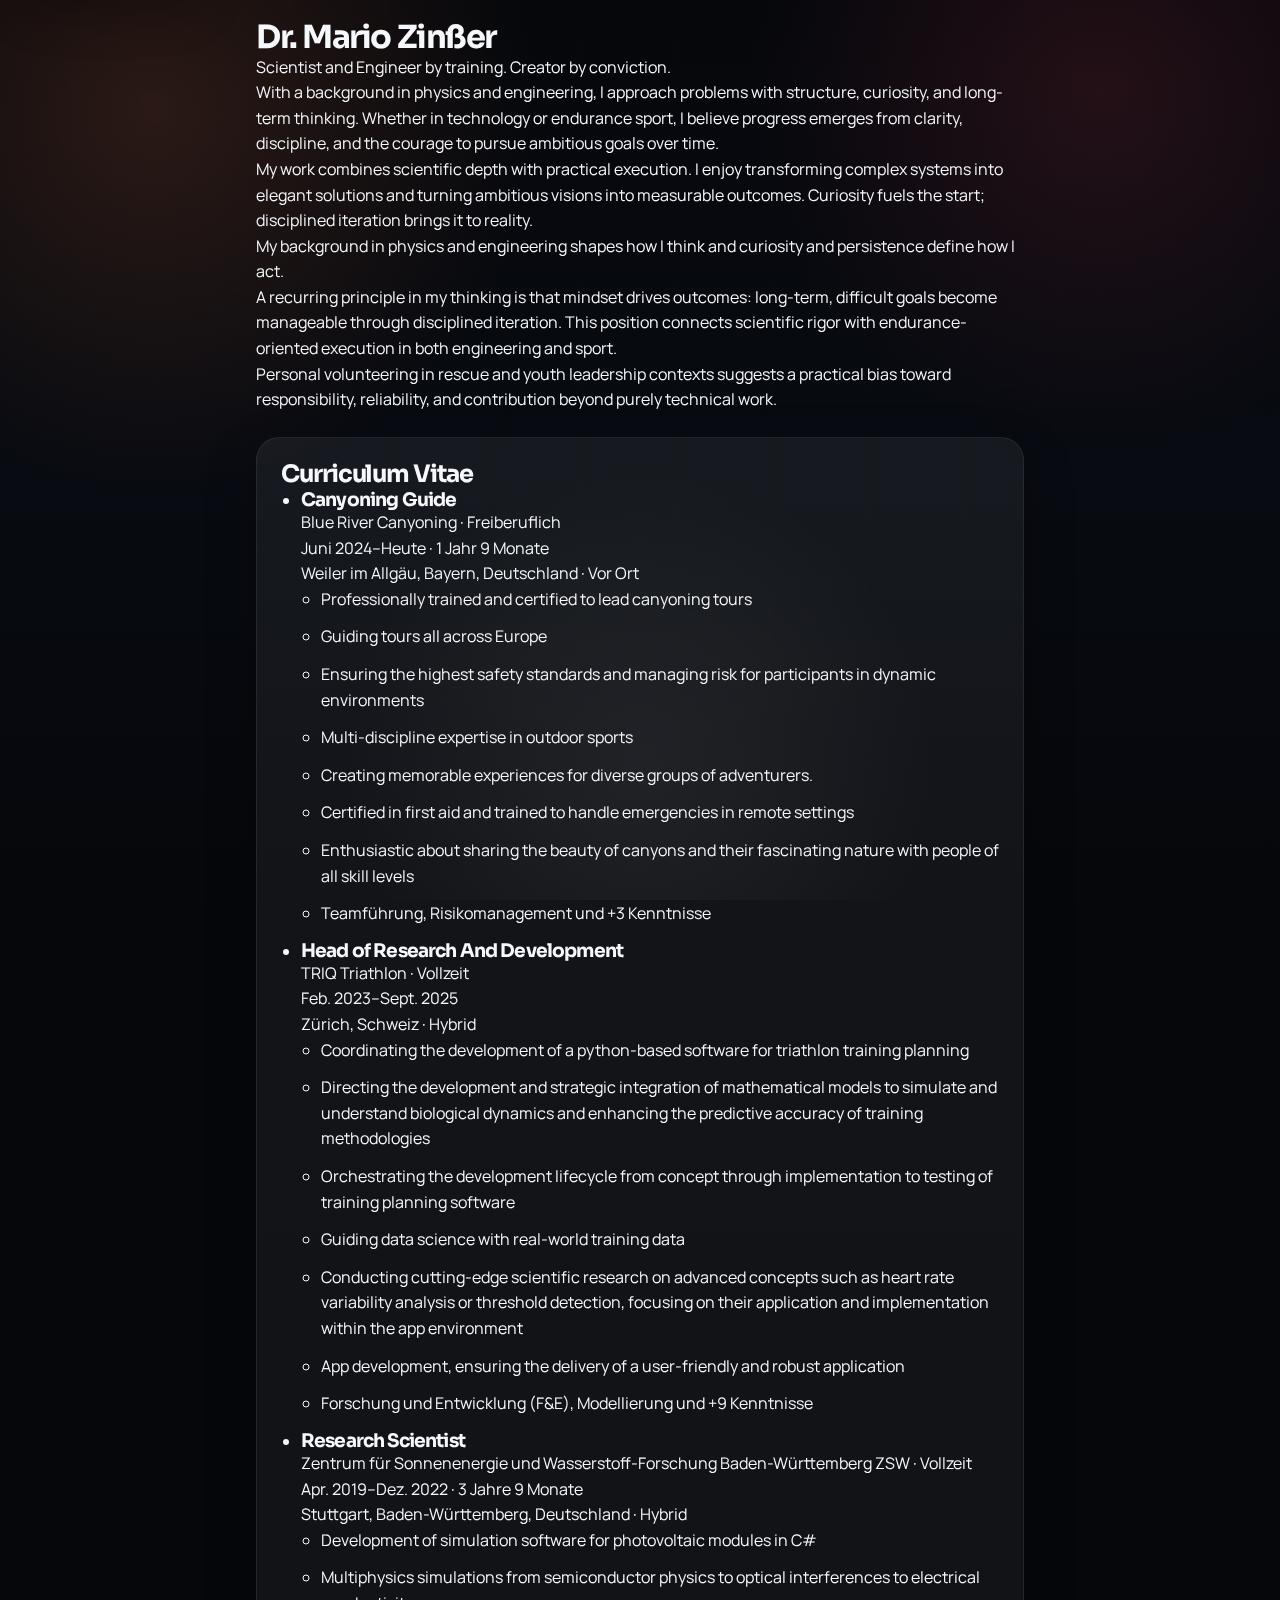
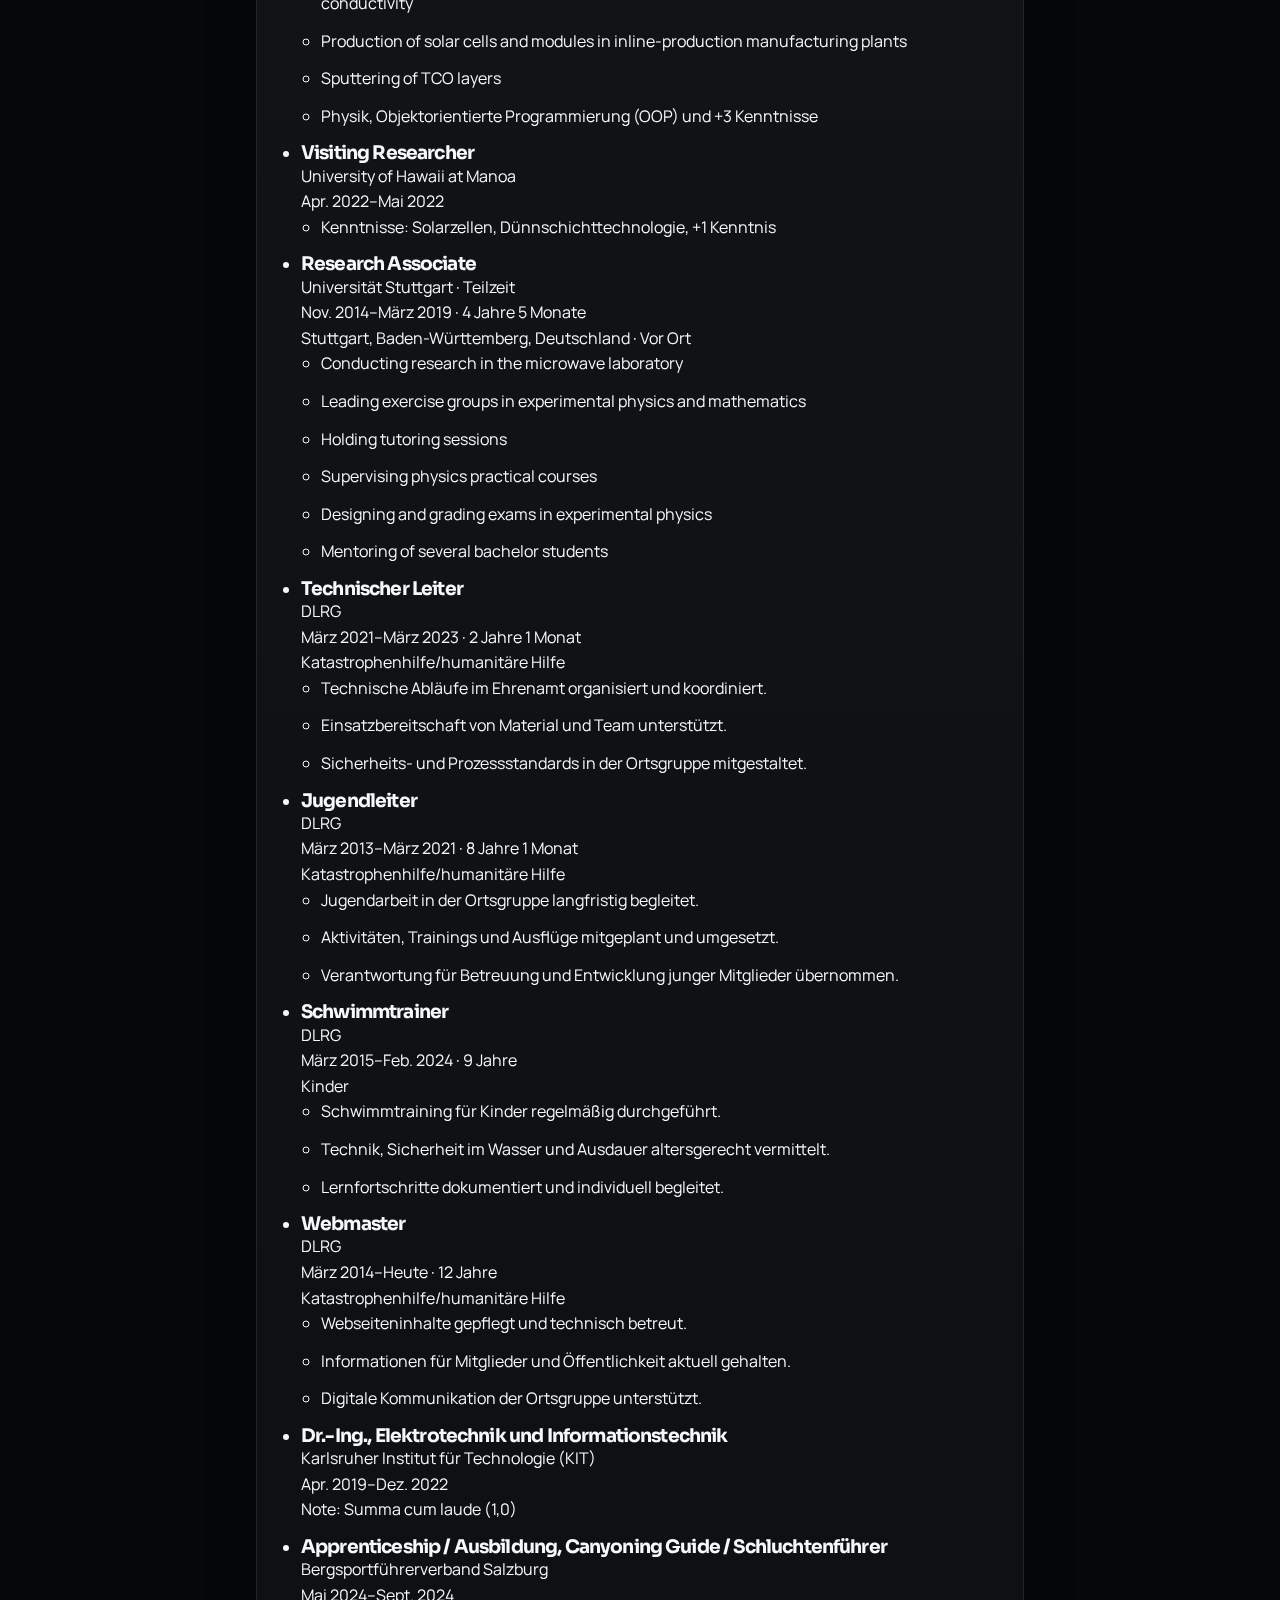
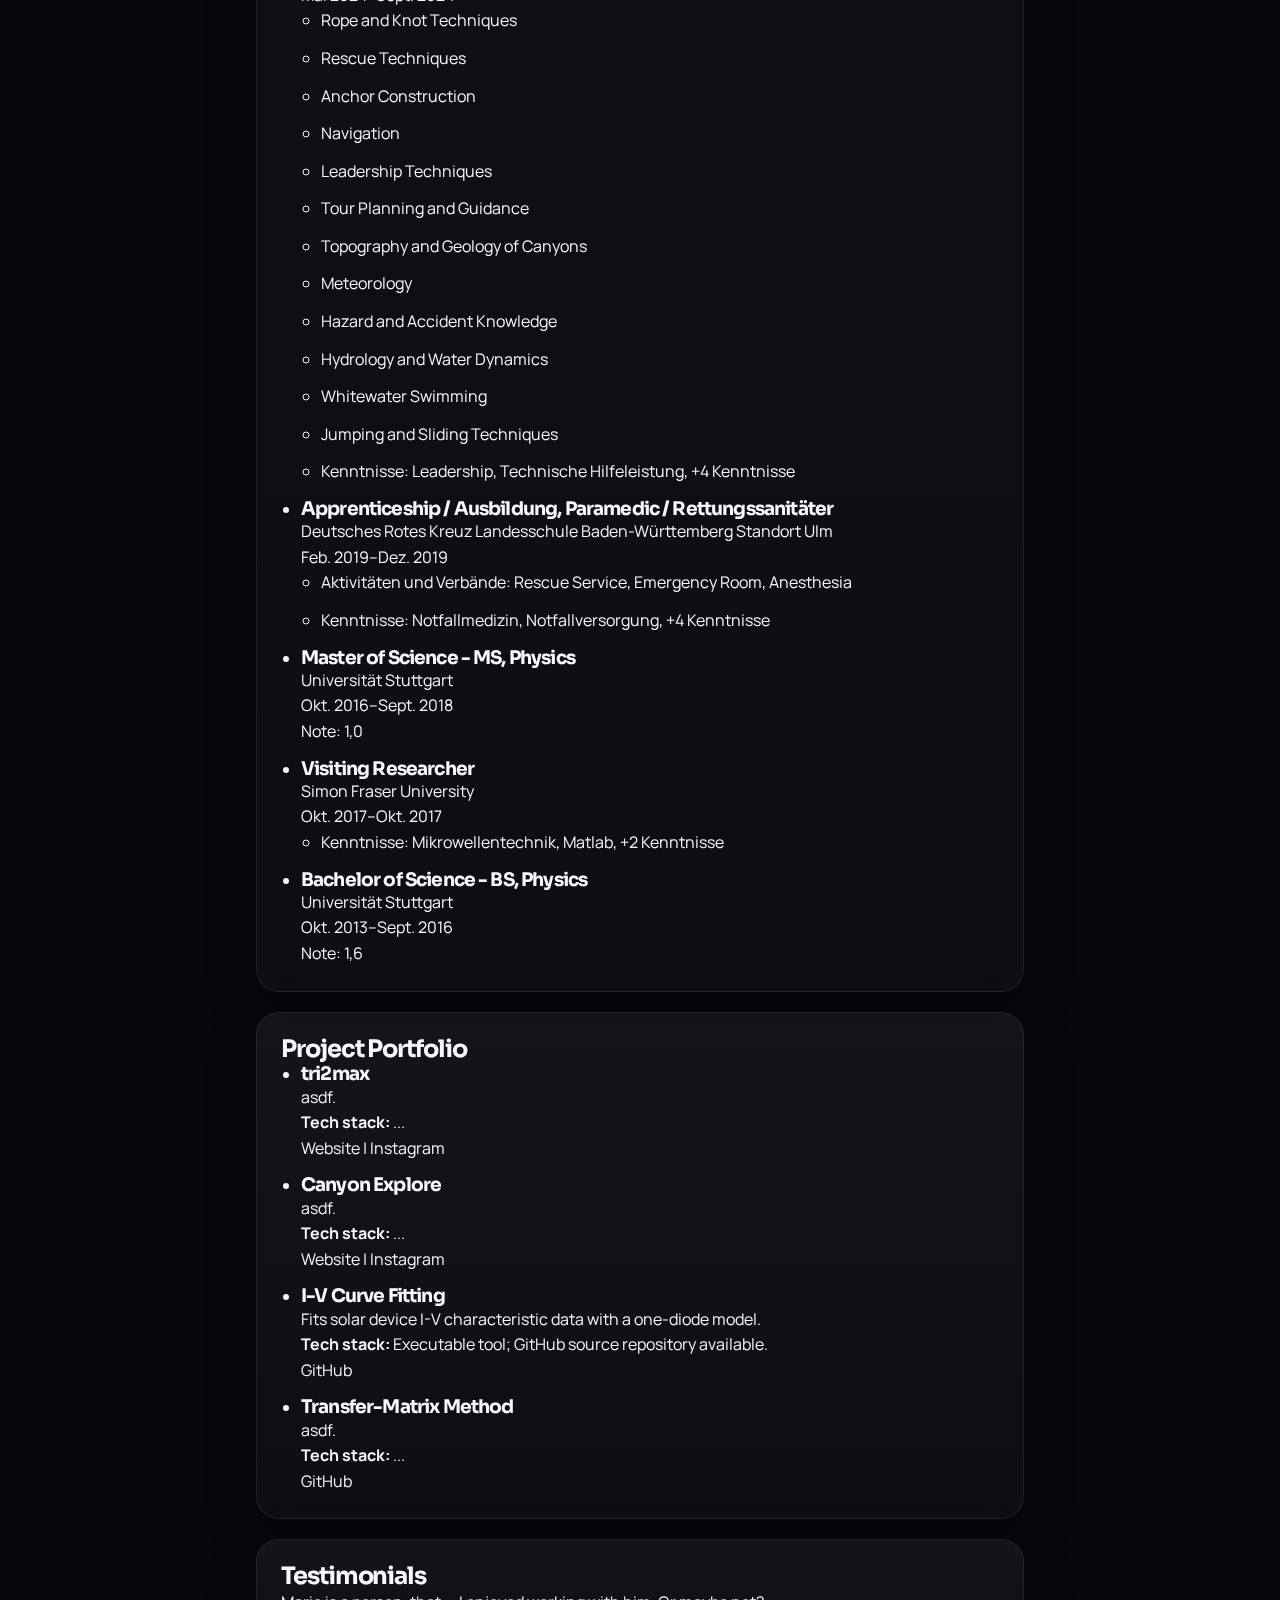
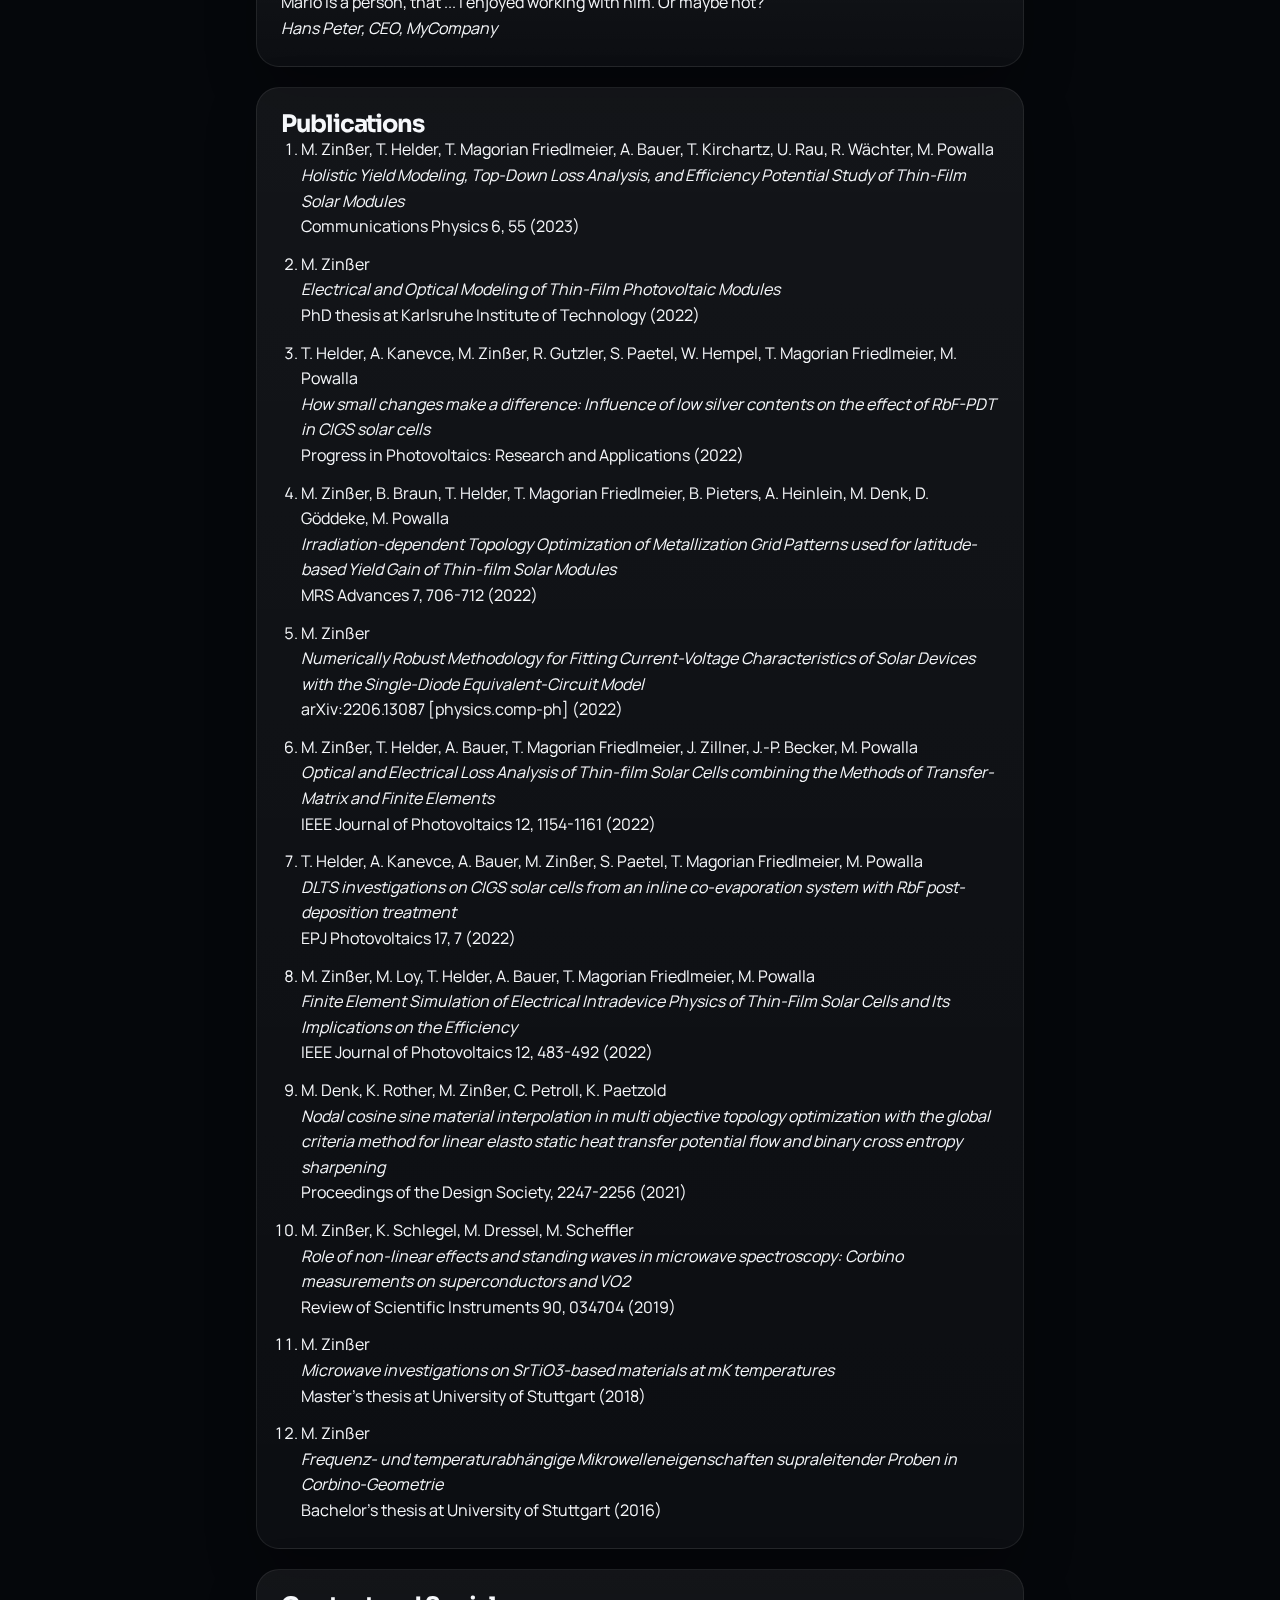
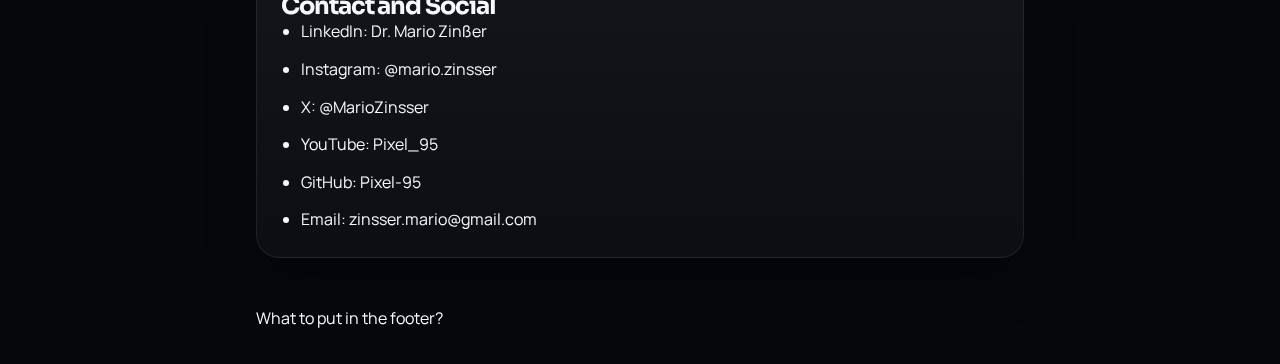
<file: index.html>
﻿<!doctype html>
<html lang="en">

<head>
	<meta charset="utf-8">
	<meta name="viewport" content="width=device-width, initial-scale=1">
	<title>Dr. Mario Zinßer (Dr. Mario Zinsser)</title>
	<meta name="description" content="Dr. Mario Zinßer">
	<link rel="canonical" href="https://mario-zinsser.com/">
	<meta property="og:title" content="Dr. Mario Zinßer (Dr. Mario Zinsser)">
	<meta property="og:description" content="Software Engineer at TRIQ with a physics and PV modeling background. CV, projects, publications, and contact for partners, companies, and investors.">
	<meta property="og:type" content="website">
	<meta property="og:url" content="https://mario-zinsser.com/">
	<meta name="twitter:card" content="summary">
	<meta name="twitter:title" content="Dr. Mario Zinßer (Dr. Mario Zinsser)">
	<meta name="twitter:description"
		content="Software Engineer at TRIQ. CV, project portfolio, publications, and contact.">
	<link rel="icon" type="image/png" href="favicon.png">
	<link rel="stylesheet" href="site.css">
	<script type="application/ld+json">
  {
    "@context": "https://schema.org",
    "@type": "Person",
    "name": "Dr. Mario Zinßer",
    "alternateName": ["Mario Zinsser", "Mario Zinßer", "Dr. Mario Zinsser"],
    "url": "https://mario-zinsser.com/",
    "jobTitle": "Software Engineer",
    "worksFor": {
      "@type": "Organization",
      "name": "TRIQ"
    },
    "alumniOf": [
      {
        "@type": "CollegeOrUniversity",
        "name": "Karlsruhe Institute of Technology (KIT)"
      },
      {
        "@type": "CollegeOrUniversity",
        "name": "University of Stuttgart"
      }
    ],
    "sameAs": [
      "https://www.linkedin.com/in/mario-zinsser/",
      "https://www.instagram.com/mario.zinsser/",
      "https://x.com/MarioZinsser",
      "https://github.com/Pixel-95",
	  "https://www.youtube.com/channel/UCUj9yOCZuelCOo4eMALc9Tw"
    ]
  }
  </script>
</head>

<body>
	<a href="#main" class="skip-link">Skip to main content</a>
	<header>
		<h1>Dr. Mario Zinßer</h1>
		<p>
			Scientist and Engineer by training. Creator by conviction.
		</p>
		<p>
			With a background in physics and engineering, I approach problems with structure, curiosity, and long-term
			thinking. Whether in technology or endurance sport, I believe progress emerges from clarity, discipline, and
			the courage to pursue ambitious goals over time.
		</p>
		<p>
			My work combines scientific depth with practical execution. I enjoy transforming complex systems into
			elegant solutions and turning ambitious visions into measurable outcomes. Curiosity fuels the start;
			disciplined iteration brings it to reality.
		</p>
		<p>
			My background in physics and engineering shapes how I think and curiosity and persistence define how I act.
		</p>
		<p>
			A recurring principle in my thinking is that mindset drives outcomes: long-term, difficult goals become
			manageable through disciplined iteration.
			This position connects scientific rigor with endurance-oriented execution in both engineering and sport.
		</p>
		<p>
			Personal volunteering in rescue and youth leadership contexts suggests a practical bias toward
			responsibility, reliability, and contribution beyond purely technical work.
		</p>
	</header>

	<main id="main">

		<section id="curriculum-vitae">
			<h2>Curriculum Vitae</h2>
			<ul>
				<li>
					<article>
						<h3>Canyoning Guide</h3>
						<p>Blue River Canyoning · Freiberuflich</p>
						<p>Juni 2024–Heute · 1 Jahr 9 Monate</p>
						<p>Weiler im Allgäu, Bayern, Deutschland · Vor Ort</p>
						<ul>
							<li>Professionally trained and certified to lead canyoning tours</li>
							<li>Guiding tours all across Europe</li>
							<li>Ensuring the highest safety standards and managing risk for participants in dynamic
								environments</li>
							<li>Multi-discipline expertise in outdoor sports</li>
							<li>Creating memorable experiences for diverse groups of adventurers.</li>
							<li>Certified in first aid and trained to handle emergencies in remote settings</li>
							<li>Enthusiastic about sharing the beauty of canyons and their fascinating nature with
								people of all skill levels</li>
							<li>Teamführung, Risikomanagement und +3 Kenntnisse</li>
						</ul>
					</article>
				</li>
				<li>
					<article>
						<h3>Head of Research And Development</h3>
						<p>TRIQ Triathlon · Vollzeit</p>
						<p>Feb. 2023–Sept. 2025</p>
						<p>Zürich, Schweiz · Hybrid</p>
						<ul>
							<li>Coordinating the development of a python-based software for triathlon training planning
							</li>
							<li>Directing the development and strategic integration of mathematical models to simulate
								and understand biological dynamics and enhancing the predictive accuracy of training
								methodologies</li>
							<li>Orchestrating the development lifecycle from concept through implementation to testing
								of training planning software</li>
							<li>Guiding data science with real-world training data</li>
							<li>Conducting cutting-edge scientific research on advanced concepts such as heart rate
								variability analysis or threshold detection, focusing on their application and
								implementation within the app environment</li>
							<li>App development, ensuring the delivery of a user-friendly and robust application</li>
							<li>Forschung und Entwicklung (F&amp;E), Modellierung und +9 Kenntnisse</li>
						</ul>
					</article>
				</li>
				<li>
					<article>
						<h3>Research Scientist</h3>
						<p>Zentrum für Sonnenenergie und Wasserstoff-Forschung Baden-Württemberg ZSW · Vollzeit</p>
						<p>Apr. 2019–Dez. 2022 · 3 Jahre 9 Monate</p>
						<p>Stuttgart, Baden-Württemberg, Deutschland · Hybrid</p>
						<ul>
							<li>Development of simulation software for photovoltaic modules in C#</li>
							<li>Multiphysics simulations from semiconductor physics to optical interferences to
								electrical conductivity</li>
							<li>Production of solar cells and modules in inline-production manufacturing plants</li>
							<li>Sputtering of TCO layers</li>
							<li>Physik, Objektorientierte Programmierung (OOP) und +3 Kenntnisse</li>
						</ul>
					</article>
				</li>
				<li>
					<article>
						<h3>Visiting Researcher</h3>
						<p>University of Hawaii at Manoa</p>
						<p>Apr. 2022–Mai 2022</p>
						<ul>
							<li>Kenntnisse: Solarzellen, Dünnschichttechnologie, +1 Kenntnis</li>
						</ul>
					</article>
				</li>
				<li>
					<article>
						<h3>Research Associate</h3>
						<p>Universität Stuttgart · Teilzeit</p>
						<p>Nov. 2014–März 2019 · 4 Jahre 5 Monate</p>
						<p>Stuttgart, Baden-Württemberg, Deutschland · Vor Ort</p>
						<ul>
							<li>Conducting research in the microwave laboratory</li>
							<li>Leading exercise groups in experimental physics and mathematics</li>
							<li>Holding tutoring sessions</li>
							<li>Supervising physics practical courses</li>
							<li>Designing and grading exams in experimental physics</li>
							<li>Mentoring of several bachelor students</li>
						</ul>
					</article>
				</li>
				<li>
					<article>
						<h3>Technischer Leiter</h3>
						<p>DLRG</p>
						<p>März 2021–März 2023 · 2 Jahre 1 Monat</p>
						<p>Katastrophenhilfe/humanitäre Hilfe</p>
						<ul>
							<li>Technische Abläufe im Ehrenamt organisiert und koordiniert.</li>
							<li>Einsatzbereitschaft von Material und Team unterstützt.</li>
							<li>Sicherheits- und Prozessstandards in der Ortsgruppe mitgestaltet.</li>
						</ul>
					</article>
				</li>
				<li>
					<article>
						<h3>Jugendleiter</h3>
						<p>DLRG</p>
						<p>März 2013–März 2021 · 8 Jahre 1 Monat</p>
						<p>Katastrophenhilfe/humanitäre Hilfe</p>
						<ul>
							<li>Jugendarbeit in der Ortsgruppe langfristig begleitet.</li>
							<li>Aktivitäten, Trainings und Ausflüge mitgeplant und umgesetzt.</li>
							<li>Verantwortung für Betreuung und Entwicklung junger Mitglieder übernommen.</li>
						</ul>
					</article>
				</li>
				<li>
					<article>
						<h3>Schwimmtrainer</h3>
						<p>DLRG</p>
						<p>März 2015–Feb. 2024 · 9 Jahre</p>
						<p>Kinder</p>
						<ul>
							<li>Schwimmtraining für Kinder regelmäßig durchgeführt.</li>
							<li>Technik, Sicherheit im Wasser und Ausdauer altersgerecht vermittelt.</li>
							<li>Lernfortschritte dokumentiert und individuell begleitet.</li>
						</ul>
					</article>
				</li>
				<li>
					<article>
						<h3>Webmaster</h3>
						<p>DLRG</p>
						<p>März 2014–Heute · 12 Jahre</p>
						<p>Katastrophenhilfe/humanitäre Hilfe</p>
						<ul>
							<li>Webseiteninhalte gepflegt und technisch betreut.</li>
							<li>Informationen für Mitglieder und Öffentlichkeit aktuell gehalten.</li>
							<li>Digitale Kommunikation der Ortsgruppe unterstützt.</li>
						</ul>
					</article>
				</li>
				<li>
					<article>
						<h3>Dr.-Ing., Elektrotechnik und Informationstechnik</h3>
						<p>Karlsruher Institut für Technologie (KIT)</p>
						<p>Apr. 2019–Dez. 2022</p>
						<p>Note: Summa cum laude (1,0)</p>
					</article>
				</li>
				<li>
					<article>
						<h3>Apprenticeship / Ausbildung, Canyoning Guide / Schluchtenführer</h3>
						<p>Bergsportführerverband Salzburg</p>
						<p>Mai 2024–Sept. 2024</p>
						<ul>
							<li>Rope and Knot Techniques</li>
							<li>Rescue Techniques</li>
							<li>Anchor Construction</li>
							<li>Navigation</li>
							<li>Leadership Techniques</li>
							<li>Tour Planning and Guidance</li>
							<li>Topography and Geology of Canyons</li>
							<li>Meteorology</li>
							<li>Hazard and Accident Knowledge</li>
							<li>Hydrology and Water Dynamics</li>
							<li>Whitewater Swimming</li>
							<li>Jumping and Sliding Techniques</li>
							<li>Kenntnisse: Leadership, Technische Hilfeleistung, +4 Kenntnisse</li>
						</ul>
					</article>
				</li>
				<li>
					<article>
						<h3>Apprenticeship / Ausbildung, Paramedic / Rettungssanitäter</h3>
						<p>Deutsches Rotes Kreuz Landesschule Baden-Württemberg Standort Ulm</p>
						<p>Feb. 2019–Dez. 2019</p>
						<ul>
							<li>Aktivitäten und Verbände: Rescue Service, Emergency Room, Anesthesia</li>
							<li>Kenntnisse: Notfallmedizin, Notfallversorgung, +4 Kenntnisse</li>
						</ul>
					</article>
				</li>
				<li>
					<article>
						<h3>Master of Science - MS, Physics</h3>
						<p>Universität Stuttgart</p>
						<p>Okt. 2016–Sept. 2018</p>
						<p>Note: 1,0</p>
					</article>
				</li>
				<li>
					<article>
						<h3>Visiting Researcher</h3>
						<p>Simon Fraser University</p>
						<p>Okt. 2017–Okt. 2017</p>
						<ul>
							<li>Kenntnisse: Mikrowellentechnik, Matlab, +2 Kenntnisse</li>
						</ul>
					</article>
				</li>
				<li>
					<article>
						<h3>Bachelor of Science - BS, Physics</h3>
						<p>Universität Stuttgart</p>
						<p>Okt. 2013–Sept. 2016</p>
						<p>Note: 1,6</p>
					</article>
				</li>
			</ul>
		</section>

		<section id="project-portfolio">
			<h2>Project Portfolio</h2>
			<ul>
				<li>
					<article>
						<h3>tri2max</h3>
						<p>asdf.</p>
						<p><strong>Tech stack:</strong> ...</p>
						<p>
							<a href="https://tri2max.app/">Website</a> |
							<a href="https://www.instagram.com/tri2max/">Instagram</a>
						</p>
					</article>
				</li>
				<li>
					<article>
						<h3>Canyon Explore</h3>
						<p>asdf.</p>
						<p><strong>Tech stack:</strong> ...</p>
						<p>
							<a href="https://canyon-explore.com/">Website</a> |
							<a href="https://www.instagram.com/canyon.explore/">Instagram</a>
						</p>
					</article>
				</li>
				<li>
					<article>
						<h3>I-V Curve Fitting</h3>
						<p>Fits solar device I-V characteristic data with a one-diode model.</p>
						<p><strong>Tech stack:</strong> Executable tool; GitHub source repository available.</p>
						<p>
							<a href="https://github.com/Pixel-95/SolarCell_DiodeModel_Fitting">GitHub</a>
						</p>
					</article>
				</li>
				<li>
					<article>
						<h3>Transfer-Matrix Method</h3>
						<p>asdf.</p>
						<p><strong>Tech stack:</strong> ...</p>
						<p>
							<a href="https://github.com/Pixel-95/TransferMatrix">GitHub</a>
						</p>
					</article>
				</li>
			</ul>
		</section>

		<section id="testimonials">
			<h2>Testimonials</h2>
			<blockquote>
				<p>Mario is a person, that ... I enjoyed working with him. Or maybe not?</p>
				<cite>Hans Peter, CEO, MyCompany</cite>
			</blockquote>
		</section>

		<section id="publications">
			<h2>Publications</h2>
			<ol>
				<li>M. Zinßer, T. Helder, T. Magorian Friedlmeier, A. Bauer, T. Kirchartz, U. Rau, R. Wächter, M.
					Powalla<br><em>Holistic Yield Modeling, Top-Down Loss Analysis, and Efficiency Potential Study of
						Thin-Film Solar Modules</em><br><a href="https://www.nature.com/articles/s42005-023-01164-6"
						target="_blank" rel="noopener noreferrer">Communications Physics 6, 55</a> (2023)</li>
				<li>M. Zinßer<br><em>Electrical and Optical Modeling of Thin-Film Photovoltaic Modules</em><br><a
						href="https://publikationen.bibliothek.kit.edu/1000154743" target="_blank"
						rel="noopener noreferrer">PhD thesis at Karlsruhe Institute of Technology</a> (2022)</li>
				<li>T. Helder, A. Kanevce, M. Zinßer, R. Gutzler, S. Paetel, W. Hempel, T. Magorian Friedlmeier, M.
					Powalla<br><em>How small changes make a difference: Influence of low silver contents on the effect
						of RbF-PDT in CIGS solar cells</em><br><a
						href="https://onlinelibrary.wiley.com/doi/abs/10.1002/pip.3628" target="_blank"
						rel="noopener noreferrer">Progress in Photovoltaics: Research and Applications</a> (2022)</li>
				<li>M. Zinßer, B. Braun, T. Helder, T. Magorian Friedlmeier, B. Pieters, A. Heinlein, M. Denk, D.
					Göddeke, M. Powalla<br><em>Irradiation-dependent Topology Optimization of Metallization Grid
						Patterns used for latitude-based Yield Gain of Thin-film Solar Modules</em><br><a
						href="https://link.springer.com/article/10.1557/s43580-022-00321-3" target="_blank"
						rel="noopener noreferrer">MRS Advances 7, 706-712</a> (2022)</li>
				<li>M. Zinßer<br><em>Numerically Robust Methodology for Fitting Current-Voltage Characteristics of Solar
						Devices with the Single-Diode Equivalent-Circuit Model</em><br><a
						href="https://arxiv.org/abs/2206.13087" target="_blank"
						rel="noopener noreferrer">arXiv:2206.13087 [physics.comp-ph]</a> (2022)</li>
				<li>M. Zinßer, T. Helder, A. Bauer, T. Magorian Friedlmeier, J. Zillner, J.-P. Becker, M.
					Powalla<br><em>Optical and Electrical Loss Analysis of Thin-film Solar Cells combining the Methods
						of Transfer-Matrix and Finite Elements</em><br><a
						href="https://ieeexplore.ieee.org/document/9839509" target="_blank"
						rel="noopener noreferrer">IEEE Journal of Photovoltaics 12, 1154-1161</a> (2022)</li>
				<li>T. Helder, A. Kanevce, A. Bauer, M. Zinßer, S. Paetel, T. Magorian Friedlmeier, M.
					Powalla<br><em>DLTS investigations on CIGS solar cells from an inline co-evaporation system with RbF
						post-deposition treatment</em><br><a
						href="https://epjpv.epj.org/articles/epjpv/abs/2022/01/pv210030/pv210030.html" target="_blank"
						rel="noopener noreferrer">EPJ Photovoltaics 17, 7</a> (2022)</li>
				<li>M. Zinßer, M. Loy, T. Helder, A. Bauer, T. Magorian Friedlmeier, M. Powalla<br><em>Finite Element
						Simulation of Electrical Intradevice Physics of Thin-Film Solar Cells and Its Implications on
						the Efficiency</em><br><a href="https://ieeexplore.ieee.org/abstract/document/9698847"
						target="_blank" rel="noopener noreferrer">IEEE Journal of Photovoltaics 12, 483-492</a> (2022)
				</li>
				<li>M. Denk, K. Rother, M. Zinßer, C. Petroll, K. Paetzold<br><em>Nodal cosine sine material
						interpolation in multi objective topology optimization with the global criteria method for
						linear elasto static heat transfer potential flow and binary cross entropy sharpening</em><br><a
						href="https://www.cambridge.org/core/journals/proceedings-of-the-design-society/article/[base64]/0EEC1A3841543C268A05BAA1665D4E39"
						target="_blank" rel="noopener noreferrer">Proceedings of the Design Society, 2247-2256</a>
					(2021)</li>
				<li>M. Zinßer, K. Schlegel, M. Dressel, M. Scheffler<br><em>Role of non-linear effects and standing
						waves in microwave spectroscopy: Corbino measurements on superconductors and VO2</em><br><a
						href="https://aip.scitation.org/doi/abs/10.1063/1.5063862" target="_blank"
						rel="noopener noreferrer">Review of Scientific Instruments 90, 034704</a> (2019)</li>
				<li>M. Zinßer<br><em>Microwave investigations on SrTiO3-based materials at mK temperatures</em><br><a
						href="https://elib.uni-stuttgart.de/handle/11682/10144" target="_blank"
						rel="noopener noreferrer">Master's thesis at University of Stuttgart</a> (2018)</li>
				<li>M. Zinßer<br><em>Frequenz- und temperaturabhängige Mikrowelleneigenschaften supraleitender Proben in
						Corbino-Geometrie</em><br><a href="https://elib.uni-stuttgart.de/handle/11682/9684"
						target="_blank" rel="noopener noreferrer">Bachelor's thesis at University of Stuttgart</a>
					(2016)</li>
			</ol>
		</section>

		<section id="contact-and-social">
			<h2>Contact and Social</h2>
			<ul>
				<li>LinkedIn: <a href="https://www.linkedin.com/in/mario-zinsser/" rel="me noopener noreferrer"
						target="_blank">Dr. Mario Zinßer</a></li>
				<li>Instagram: <a href="https://www.instagram.com/mario.zinsser/" rel="me noopener noreferrer"
						target="_blank">@mario.zinsser</a></li>
				<li>X: <a href="https://x.com/MarioZinsser" rel="me noopener noreferrer"
						target="_blank">@MarioZinsser</a></li>
				<li>YouTube: <a href="https://www.youtube.com/channel/UCUj9yOCZuelCOo4eMALc9Tw"
						rel="me noopener noreferrer" target="_blank">Pixel_95</a></li>
				<li>GitHub: <a href="https://github.com/Pixel-95" rel="me noopener noreferrer"
						target="_blank">Pixel-95</a></li>
				<li>Email: <a href="mailto:zinsser.mario@gmail.com" rel="me noopener noreferrer"
						target="_blank">zinsser.mario@gmail.com</a></li>
			</ul>
		</section>
	</main>

	<footer>
		<p>What to put in the footer?</p>
	</footer>

	<script src="site.js" defer></script>
</body>

</html>
</file>
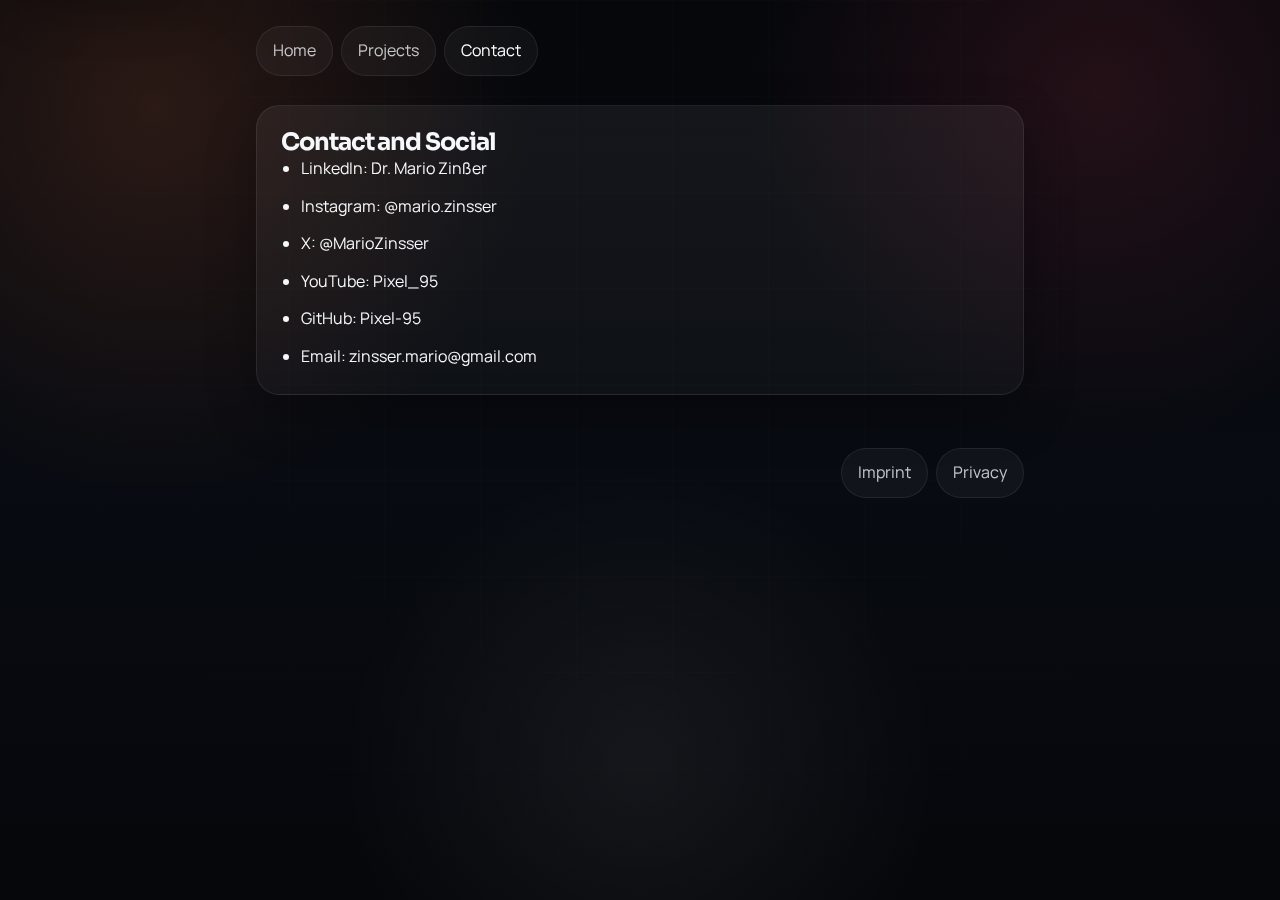
<file: contact/index.html>
<!doctype html>
<html lang="en">

<head>
	<meta charset="utf-8">
	<meta name="viewport" content="width=device-width, initial-scale=1">
	<title>Contact</title>
	<link rel="icon" type="image/png" href="../favicon.png">
	<link rel="stylesheet" href="../site.css">
</head>

<body>
	<a href="#main" class="skip-link">Skip to main content</a>
	<header>
		<nav class="site-nav" aria-label="Primary">
			<a href="../">Home</a>
			<a href="../projects/">Projects</a>
			<a href="./" aria-current="page">Contact</a>
		</nav>
	</header>

	<main id="main">
		
		<section id="contact-and-social">
			<h2>Contact and Social</h2>
			<ul>
				<li>LinkedIn: <a href="https://www.linkedin.com/in/mario-zinsser/" rel="me noopener noreferrer"
						target="_blank">Dr. Mario Zinßer</a></li>
				<li>Instagram: <a href="https://www.instagram.com/mario.zinsser/" rel="me noopener noreferrer"
						target="_blank">@mario.zinsser</a></li>
				<li>X: <a href="https://x.com/MarioZinsser" rel="me noopener noreferrer"
						target="_blank">@MarioZinsser</a></li>
				<li>YouTube: <a href="https://www.youtube.com/channel/UCUj9yOCZuelCOo4eMALc9Tw"
						rel="me noopener noreferrer" target="_blank">Pixel_95</a></li>
				<li>GitHub: <a href="https://github.com/Pixel-95" rel="me noopener noreferrer"
						target="_blank">Pixel-95</a></li>
				<li>Email: <a href="mailto:zinsser.mario@gmail.com" rel="me noopener noreferrer"
						target="_blank">zinsser.mario@gmail.com</a></li>
			</ul>
		</section>
	
	</main>

	<footer>
		<nav class="footer-nav" aria-label="Legal">
			<a href="../imprint/">Imprint</a>
			<a href="../privacy/">Privacy</a>
		</nav>
	</footer>

	<script src="../site.js" defer></script>
</body>

</html>
</file>
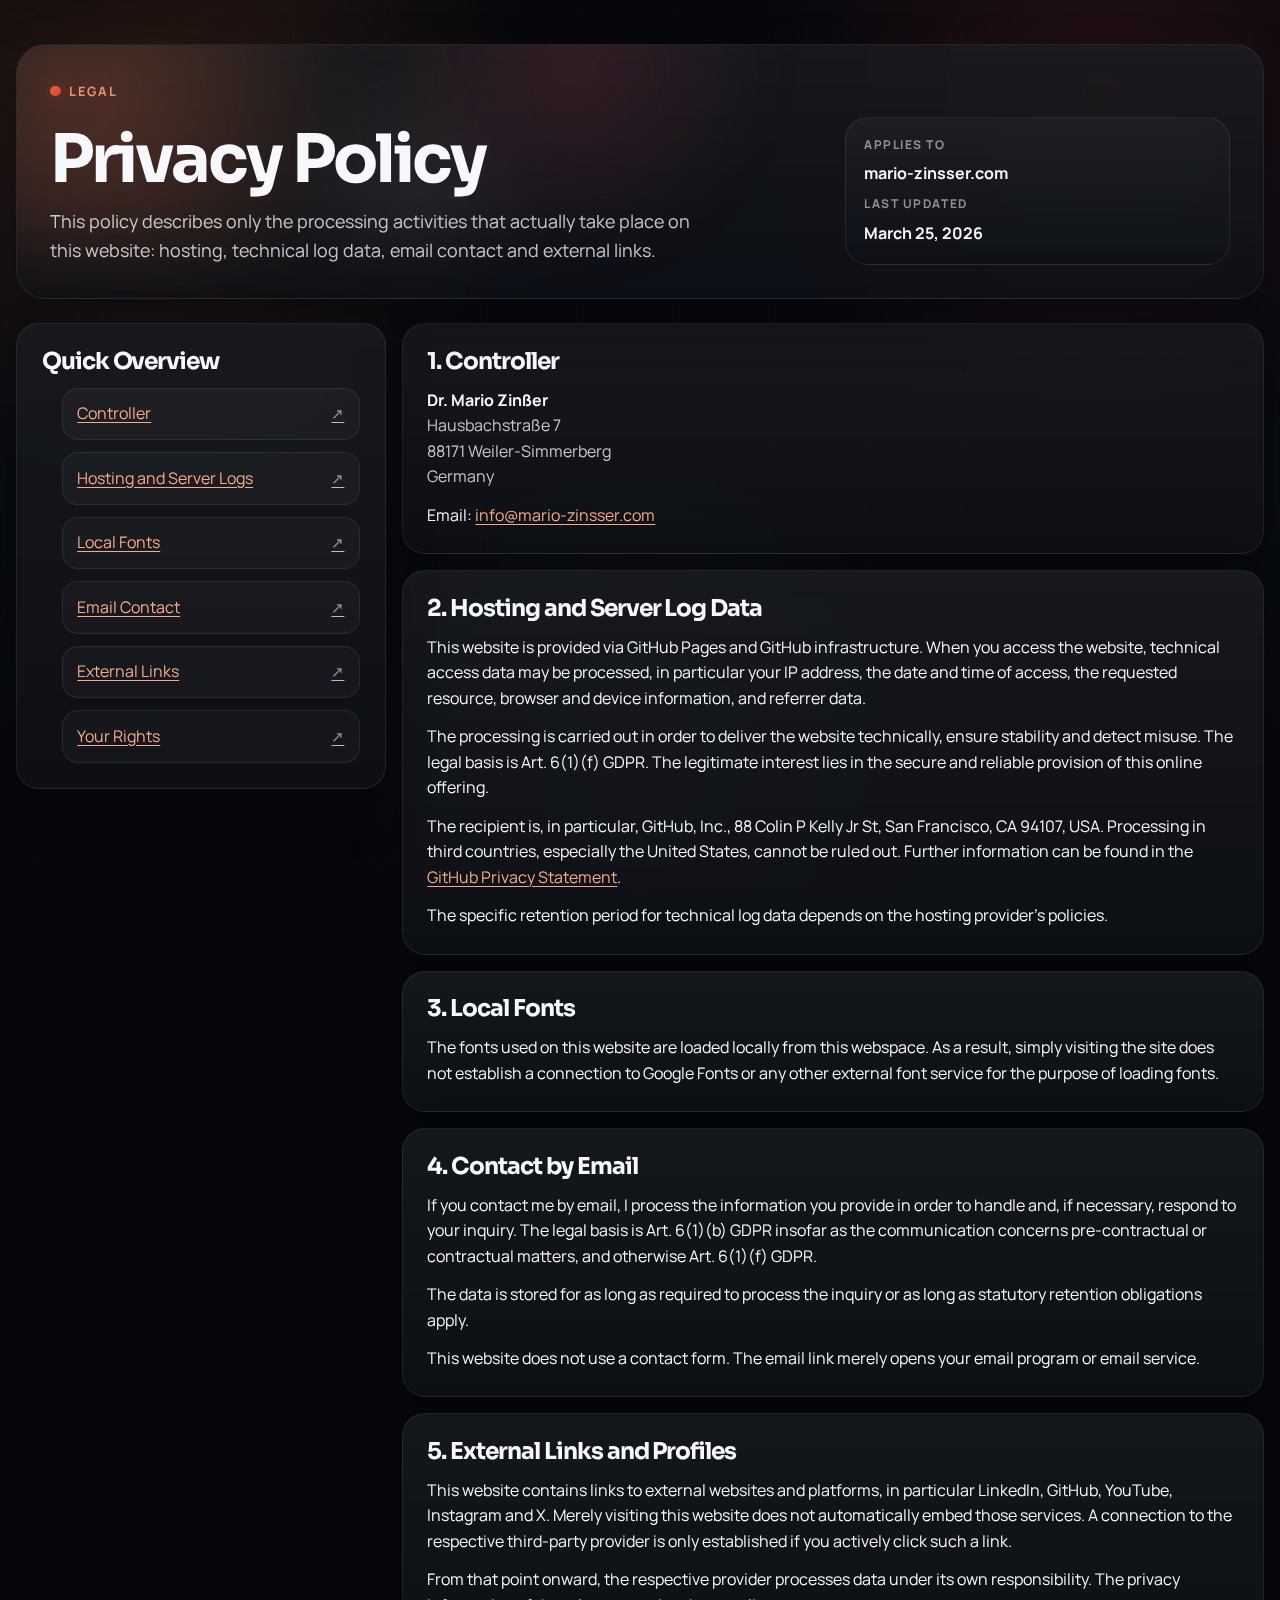
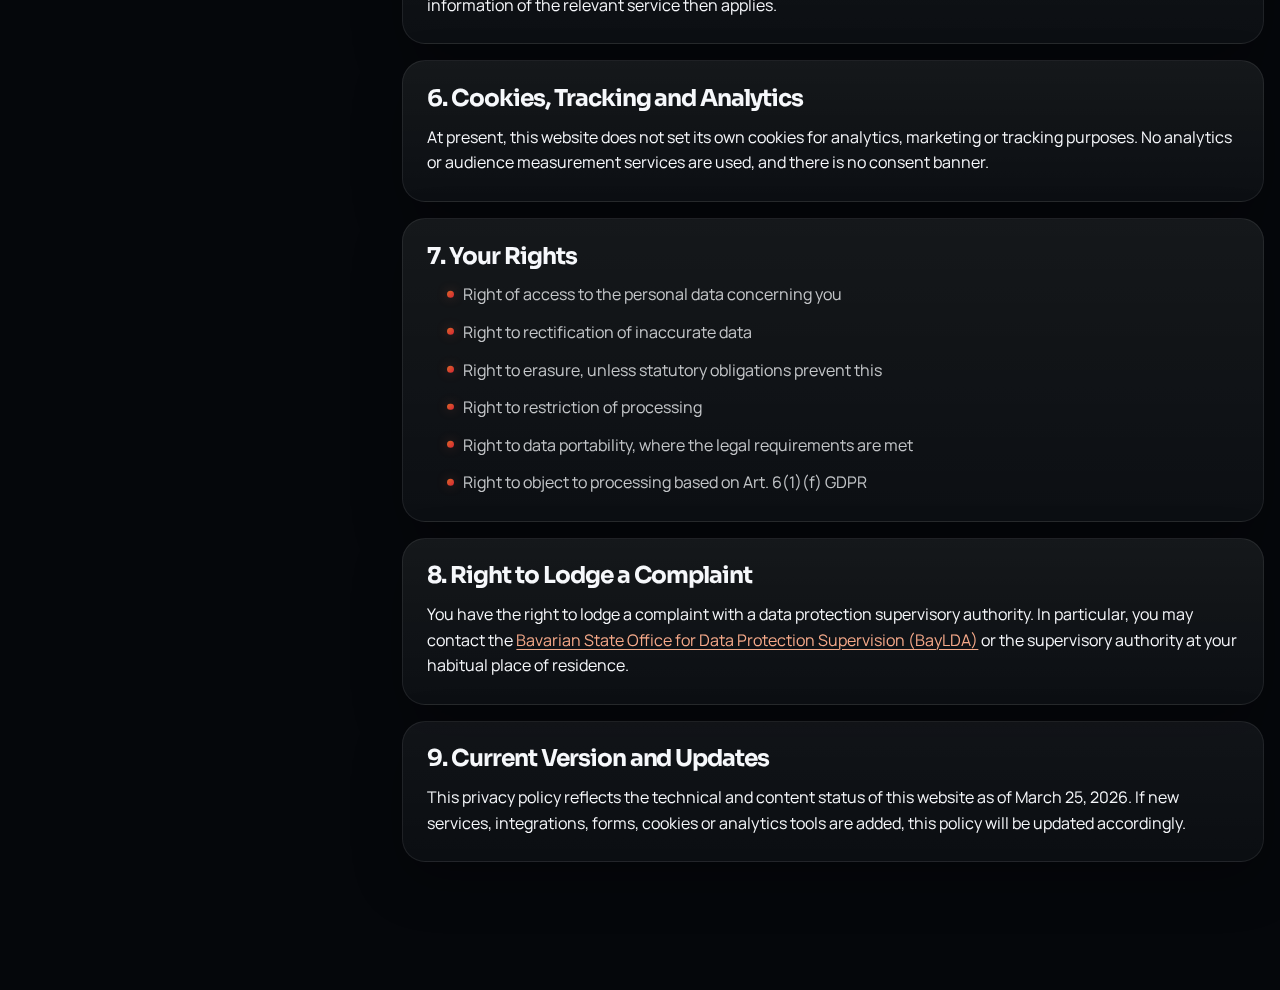
<file: privacy/index.html>
<!doctype html>
<html lang="en">

<head>
	<meta charset="utf-8">
	<meta name="viewport" content="width=device-width, initial-scale=1">
	<title>Privacy Policy | Dr. Mario Zinßer</title>
	<meta name="description" content="Privacy policy for mario-zinsser.com covering the technical services and processing activities actually used on the site.">
	<link rel="canonical" href="https://mario-zinsser.com/privacy/">
	<link rel="icon" type="image/png" sizes="1024x1024" href="../favicon.png">
	<link rel="shortcut icon" href="../favicon.png">
	<link rel="apple-touch-icon" href="../favicon.png">
	<link rel="stylesheet" href="../site.css">
</head>

<body class="shell-page legal-page" data-base-path="../" data-legal-nav="privacy">
	<a href="#main" class="skip-link">Skip to main content</a>
	<header class="legal-header"></header>

	<main id="main" class="legal-main">
		<section class="legal-hero">
			<p class="legal-eyebrow">Legal</p>
			<div class="legal-hero-grid">
				<div class="legal-hero-copy">
					<h1>Privacy Policy</h1>
					<p class="legal-intro">
						This policy describes only the processing activities that actually take place on this website:
						hosting, technical log data, email contact and external links.
					</p>
				</div>
				<aside class="legal-meta-card" aria-label="Document information">
					<span class="legal-meta-label">Applies to</span>
					<strong>mario-zinsser.com</strong>
					<span class="legal-meta-label">Last updated</span>
					<strong>March 25, 2026</strong>
				</aside>
			</div>
		</section>

		<section class="legal-shell">
			<div class="legal-grid legal-grid--privacy">
				<aside class="legal-panel legal-panel--aside">
					<h2>Quick Overview</h2>
					<ul class="legal-summary-list">
						<li><a href="#privacy-responsible">Controller</a></li>
						<li><a href="#privacy-hosting">Hosting and Server Logs</a></li>
						<li><a href="#privacy-fonts">Local Fonts</a></li>
						<li><a href="#privacy-email">Email Contact</a></li>
						<li><a href="#privacy-links">External Links</a></li>
						<li><a href="#privacy-rights">Your Rights</a></li>
					</ul>
				</aside>

				<div class="legal-stack">
					<article class="legal-panel" id="privacy-responsible">
						<h2>1. Controller</h2>
						<address class="legal-address">
							<strong>Dr. Mario Zinßer</strong><br>
							Hausbachstraße 7<br>
							88171 Weiler-Simmerberg<br>
							Germany
						</address>
						<p>
							Email:
							<a href="mailto:info@mario-zinsser.com">info@mario-zinsser.com</a>
						</p>
					</article>

					<article class="legal-panel" id="privacy-hosting">
						<h2>2. Hosting and Server Log Data</h2>
						<p>
							This website is provided via GitHub Pages and GitHub infrastructure. When you access the
							website, technical access data may be processed, in particular your IP address, the date
							and time of access, the requested resource, browser and device information, and referrer
							data.
						</p>
						<p>
							The processing is carried out in order to deliver the website technically, ensure stability
							and detect misuse. The legal basis is Art. 6(1)(f) GDPR. The legitimate interest lies in
							the secure and reliable provision of this online offering.
						</p>
						<p>
							The recipient is, in particular, GitHub, Inc., 88 Colin P Kelly Jr St, San Francisco, CA
							94107, USA. Processing in third countries, especially the United States, cannot be ruled
							out. Further information can be found in the
							<a href="https://docs.github.com/en/site-policy/privacy-policies/github-privacy-statement"
							   target="_blank"
							   rel="noopener noreferrer">GitHub Privacy Statement</a>.
						</p>
						<p>
							The specific retention period for technical log data depends on the hosting provider's
							policies.
						</p>
					</article>

					<article class="legal-panel" id="privacy-fonts">
						<h2>3. Local Fonts</h2>
						<p>
							The fonts used on this website are loaded locally from this webspace. As a result, simply
							visiting the site does not establish a connection to Google Fonts or any other external
							font service for the purpose of loading fonts.
						</p>
					</article>

					<article class="legal-panel" id="privacy-email">
						<h2>4. Contact by Email</h2>
						<p>
							If you contact me by email, I process the information you provide in order to handle and,
							if necessary, respond to your inquiry. The legal basis is Art. 6(1)(b) GDPR insofar as the
							communication concerns pre-contractual or contractual matters, and otherwise Art. 6(1)(f)
							GDPR.
						</p>
						<p>
							The data is stored for as long as required to process the inquiry or as long as statutory
							retention obligations apply.
						</p>
						<p>
							This website does not use a contact form. The email link merely opens your email program or
							email service.
						</p>
					</article>

					<article class="legal-panel" id="privacy-links">
						<h2>5. External Links and Profiles</h2>
						<p>
							This website contains links to external websites and platforms, in particular LinkedIn,
							GitHub, YouTube, Instagram and X. Merely visiting this website does not automatically embed
							those services. A connection to the respective third-party provider is only established if
							you actively click such a link.
						</p>
						<p>
							From that point onward, the respective provider processes data under its own
							responsibility. The privacy information of the relevant service then applies.
						</p>
					</article>

					<article class="legal-panel">
						<h2>6. Cookies, Tracking and Analytics</h2>
						<p>
							At present, this website does not set its own cookies for analytics, marketing or tracking
							purposes. No analytics or audience measurement services are used, and there is no consent
							banner.
						</p>
					</article>

					<article class="legal-panel" id="privacy-rights">
						<h2>7. Your Rights</h2>
						<ul class="legal-bullet-list">
							<li>Right of access to the personal data concerning you</li>
							<li>Right to rectification of inaccurate data</li>
							<li>Right to erasure, unless statutory obligations prevent this</li>
							<li>Right to restriction of processing</li>
							<li>Right to data portability, where the legal requirements are met</li>
							<li>Right to object to processing based on Art. 6(1)(f) GDPR</li>
						</ul>
					</article>

					<article class="legal-panel">
						<h2>8. Right to Lodge a Complaint</h2>
						<p>
							You have the right to lodge a complaint with a data protection supervisory authority. In
							particular, you may contact the
							<a href="https://www.lda.bayern.de/de/index.html"
							   target="_blank"
							   rel="noopener noreferrer">Bavarian State Office for Data Protection Supervision (BayLDA)</a>
							or the supervisory authority at your habitual place of residence.
						</p>
					</article>

					<article class="legal-panel legal-panel--soft">
						<h2>9. Current Version and Updates</h2>
						<p>
							This privacy policy reflects the technical and content status of this website as of March
							25, 2026. If new services, integrations, forms, cookies or analytics tools are added, this
							policy will be updated accordingly.
						</p>
					</article>
				</div>
			</div>
		</section>
	</main>

	<footer class="site-footer shell-footer"></footer>

	<script src="../site.js" defer></script>
</body>

</html>
</file>
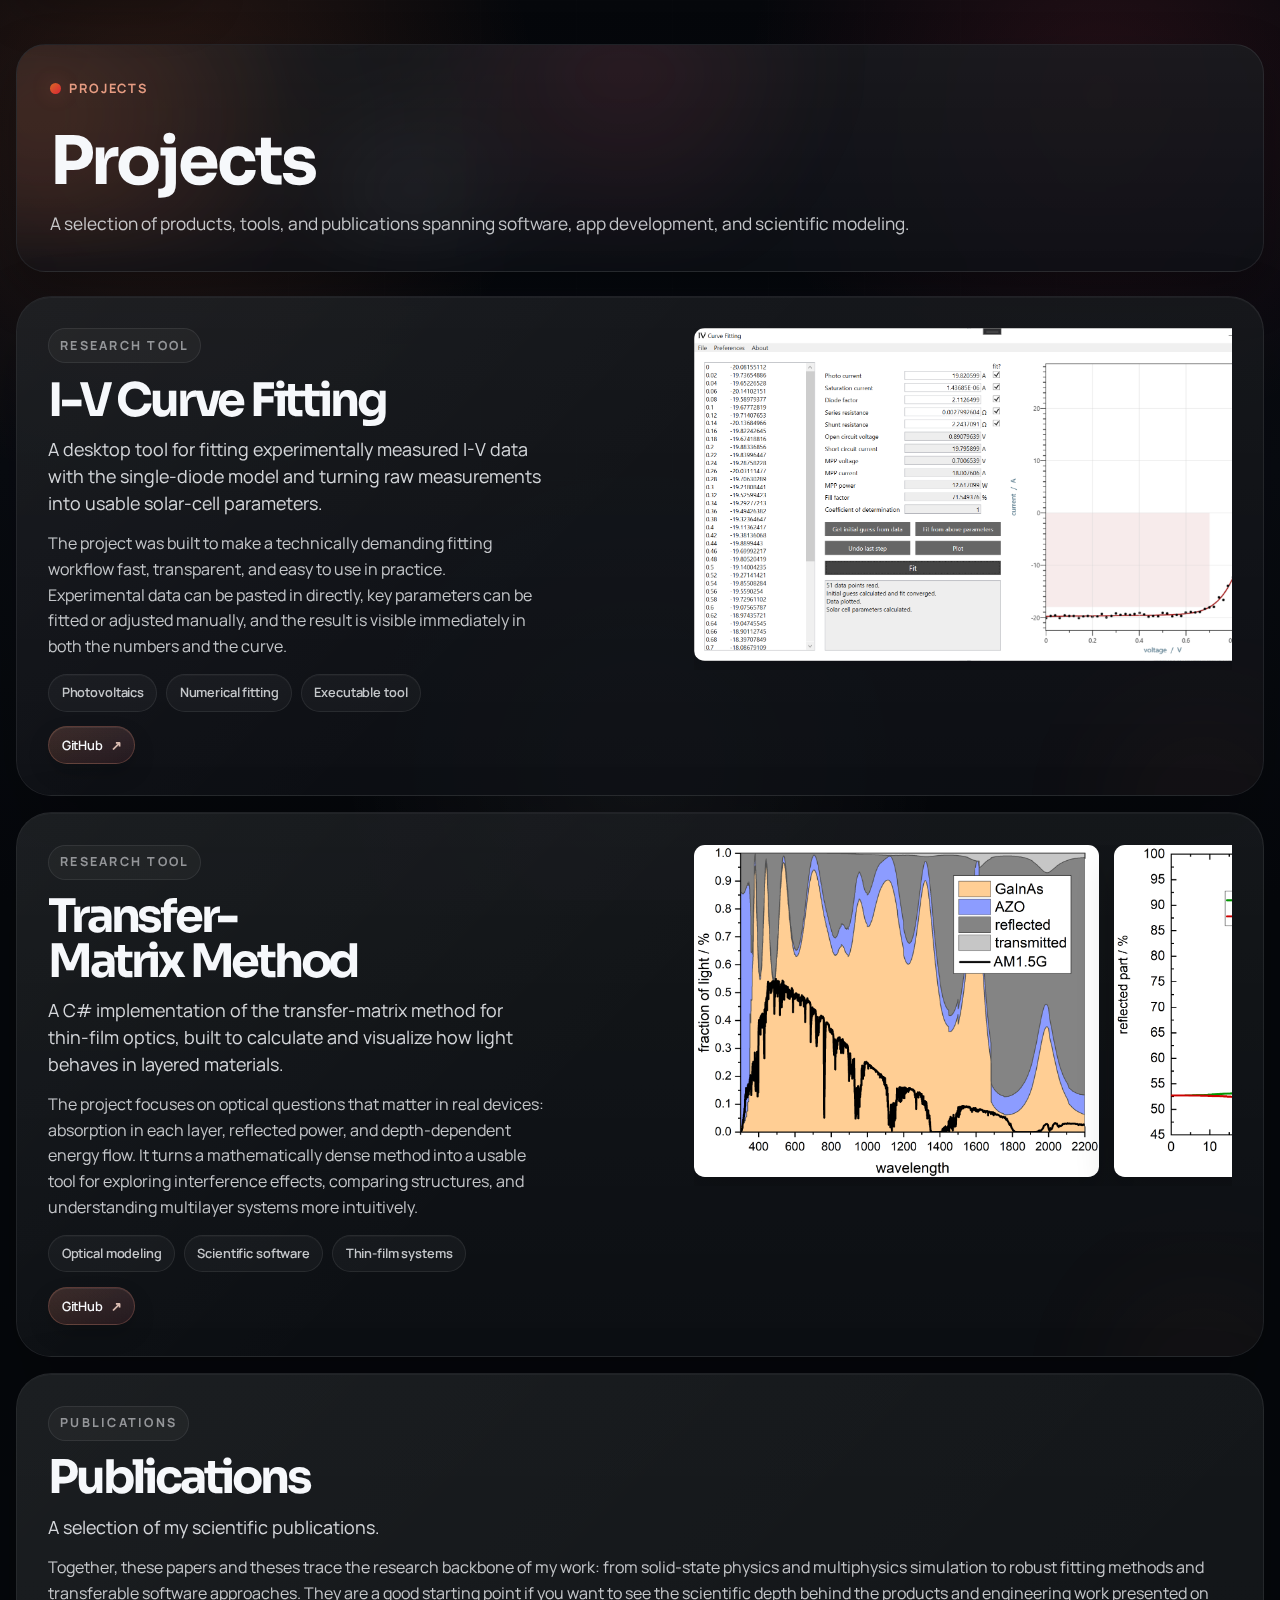
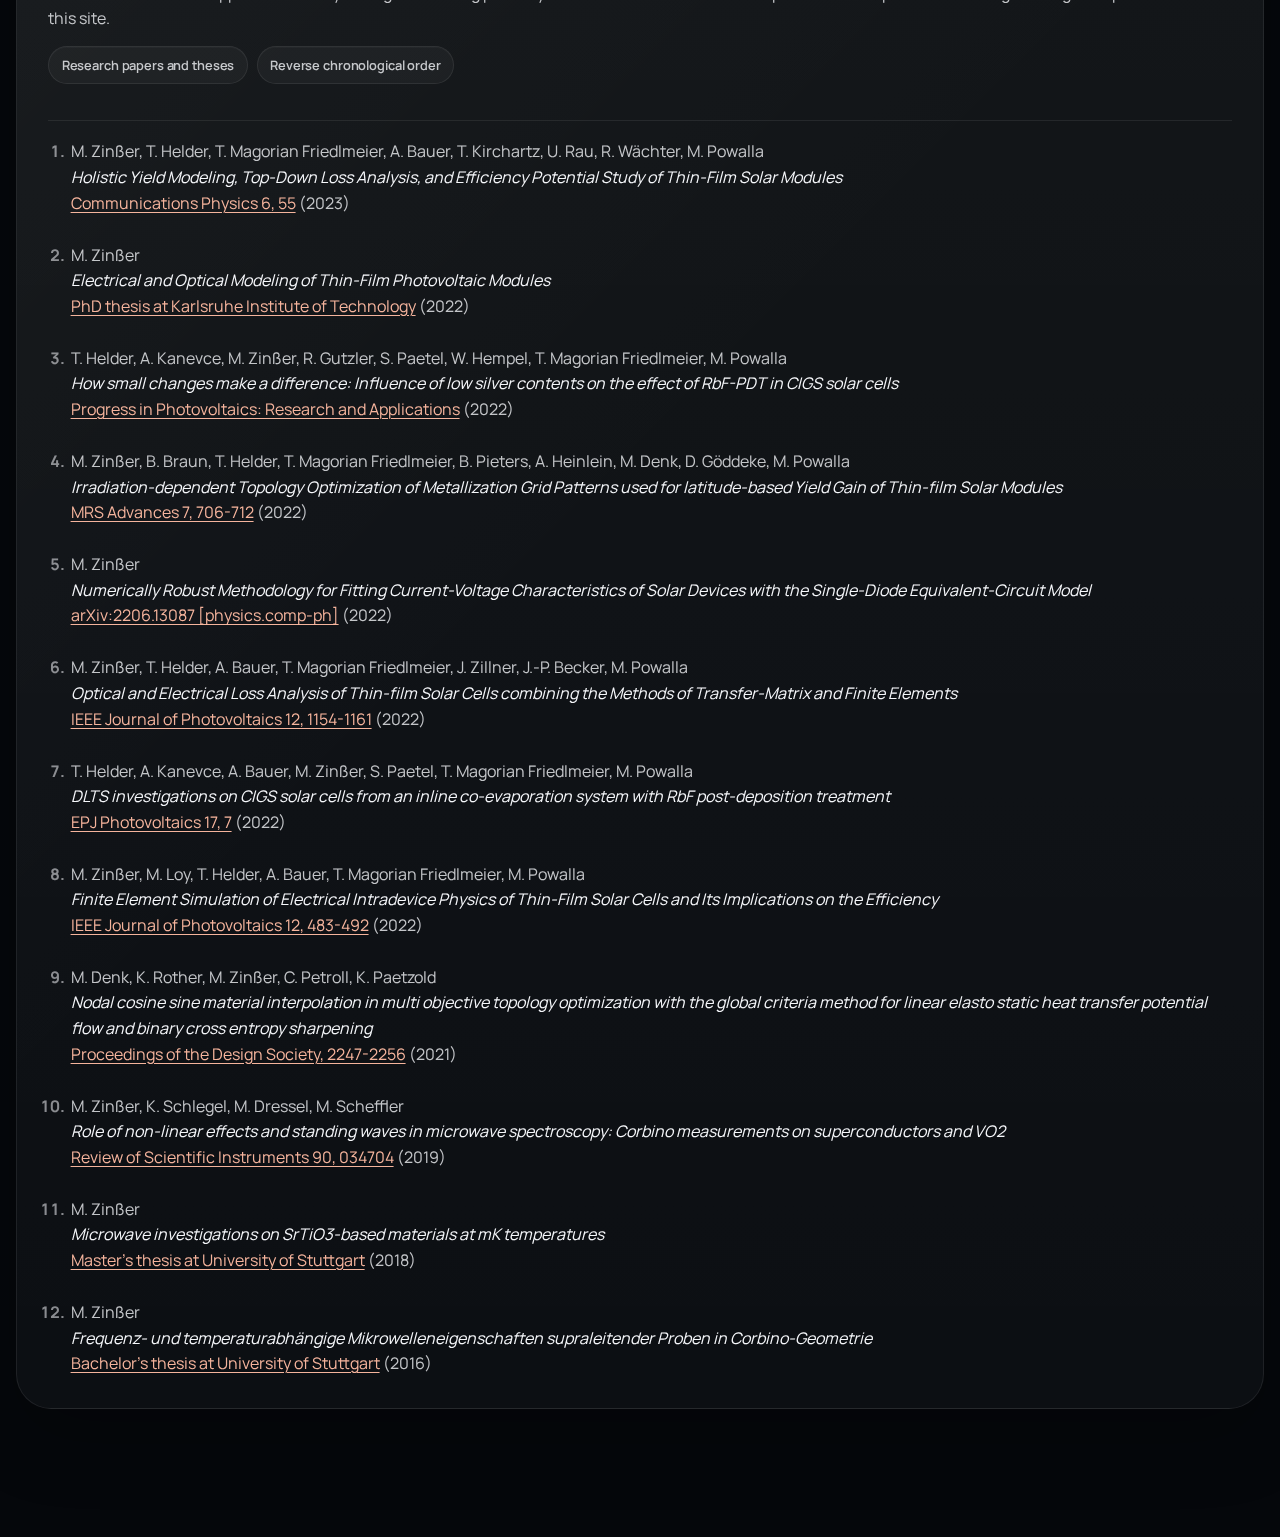
<file: projects/index.html>
<!doctype html>
<html lang="en">

<head>
	<meta charset="utf-8">
	<meta name="viewport" content="width=device-width, initial-scale=1">
	<title>Projects</title>
	<link rel="icon" type="image/png" sizes="1024x1024" href="../favicon.png">
	<link rel="shortcut icon" href="../favicon.png">
	<link rel="apple-touch-icon" href="../favicon.png">
	<link rel="stylesheet" href="../site.css">
</head>

<body class="shell-page projects-page" data-base-path="../" data-primary-nav="projects">
	<a href="#main" class="skip-link">Skip to main content</a>
	<header class="shell-header"></header>

	<main id="main" class="projects-main">
		<section class="projects-hero" aria-labelledby="projects-title">
			<div class="projects-hero-grid">
				<div class="projects-hero-copy">
					<p class="projects-eyebrow">Projects</p>
					<h1 id="projects-title">Projects</h1>
					<p class="projects-intro">
						A selection of products, tools, and publications spanning software, app development, and scientific modeling.
					</p>
				</div>
			</div>
		</section>

		<section class="projects-showcase-shell" aria-label="Project showcase">
			<div class="projects-showcase">
				<!-- <article class="project-card" aria-labelledby="project-tri2max-title">
					<div class="project-card-copy">
						<p class="project-card-kicker">Product</p>
						<h3 id="project-tri2max-title">tri2max</h3>
						<p class="project-card-summary">
							An adaptive triathlon training app that combines coaching logic with AI-supported planning
							to keep ambitious athletes progressing without losing sight of real life.
						</p>
						<p class="project-card-body">
							tri2max turns complex training science into a clear weekly plan that adjusts when work,
							family, travel, or recovery change. It is built for athletes who want structure,
							performance, and long-term consistency instead of generic plans or avoidable overload.
						</p>
						<ul class="project-meta" aria-label="tri2max details">
							<li>Founder-led product</li>
							<li>Training planning</li>
							<li>App and website</li>
						</ul>
						<div class="project-links" aria-label="tri2max links">
							<a href="https://tri2max.app/" target="_blank" rel="noopener noreferrer">Website</a>
							<a href="https://www.instagram.com/tri2max/" target="_blank"
								rel="noopener noreferrer">Instagram</a>
						</div>
					</div>

					<div class="project-card-media">
						<div class="project-gallery" aria-label="Image gallery for tri2max">
							<div class="project-gallery-track">
								<figure class="project-gallery-item" style="--gallery-ratio: 64 / 64;">
									<img src="../assets/images/placeholder_image.png"
										alt="Placeholder project preview for tri2max"
										width="64"
										height="64"
										loading="lazy"
										decoding="async">
								</figure>
								<figure class="project-gallery-item" style="--gallery-ratio: 64 / 64;">
									<img src="../assets/images/placeholder_image.png"
										alt="Additional placeholder project preview for tri2max"
										width="64"
										height="64"
										loading="lazy"
										decoding="async">
								</figure>
								<figure class="project-gallery-item" style="--gallery-ratio: 64 / 64;">
									<img src="../assets/images/placeholder_image.png"
										alt="Third placeholder project preview for tri2max"
										width="64"
										height="64"
										loading="lazy"
										decoding="async">
								</figure>
							</div>
						</div>
					</div>
				</article>-->

				<!--<article class="project-card" aria-labelledby="project-canyon-title">
					<div class="project-card-copy">
						<p class="project-card-kicker">Product</p>
						<h3 id="project-canyon-title">Canyon Explore</h3>
						<p class="project-card-summary">
							A canyoning app that brings maps, topos, access routes, and offline information into one
							focused tool for safer and easier trip planning.
						</p>
						<p class="project-card-body">
							Canyon Explore is designed to remove friction before the adventure starts: finding the
							right route, understanding the approach, and staying oriented in remote terrain. By
							combining high-quality topos, navigation, and offline access, it turns fragmented canyon
							information into something practical and dependable.
						</p>
						<ul class="project-meta" aria-label="Canyon Explore details">
							<li>Outdoor platform</li>
							<li>Maps and content</li>
							<li>Planning workflows</li>
						</ul>
						<div class="project-links" aria-label="Canyon Explore links">
							<a href="https://canyon-explore.com/" target="_blank" rel="noopener noreferrer">Website</a>
							<a href="https://www.instagram.com/canyon.explore/" target="_blank"
								rel="noopener noreferrer">Instagram</a>
						</div>
					</div>

					<div class="project-card-media">
						<div class="project-gallery" aria-label="Image gallery for Canyon Explore">
							<div class="project-gallery-track">
								<figure class="project-gallery-item" style="--gallery-ratio: 1268 / 1963;">
									<img src="../assets/images/projects/canyon-explore/phone.png"
										alt="Overview page of Canyon Explore"
										width="1268"
										height="1963"
										loading="lazy"
										decoding="async">
								</figure>
								<figure class="project-gallery-item" style="--gallery-ratio: 1000 / 2000;">
									<img src="../assets/images/projects/canyon-explore/detail.png"
										alt="Detail page of Canyon Explore"
										width="1000"
										height="2000"
										loading="lazy"
										decoding="async">
								</figure>
								<figure class="project-gallery-item" style="--gallery-ratio: 1952 / 2000;">
									<img src="../assets/images/projects/canyon-explore/route.png"
										alt="Route page of Canyon Explore"
										width="1952"
										height="2000"
										loading="lazy"
										decoding="async">
								</figure>
								<figure class="project-gallery-item" style="--gallery-ratio: 2000 / 1144;">
									<img src="../assets/images/projects/canyon-explore/editor.png"
										alt="Editor page of Canyon Explore"
										width="2000"
										height="1144"
										loading="lazy"
										decoding="async">
								</figure>
							</div>
						</div>
					</div>
				</article> -->

				<article class="project-card" aria-labelledby="project-iv-title">
					<div class="project-card-copy">
						<p class="project-card-kicker">Research Tool</p>
						<h3 id="project-iv-title">I-V Curve Fitting</h3>
						<p class="project-card-summary">
							A desktop tool for fitting experimentally measured I-V data with the single-diode model and
							turning raw measurements into usable solar-cell parameters.
						</p>
						<p class="project-card-body">
							The project was built to make a technically demanding fitting workflow fast, transparent,
							and easy to use in practice. Experimental data can be pasted in directly, key parameters
							can be fitted or adjusted manually, and the result is visible immediately in both the
							numbers and the curve.
						</p>
						<ul class="project-meta" aria-label="I-V Curve Fitting details">
							<li>Photovoltaics</li>
							<li>Numerical fitting</li>
							<li>Executable tool</li>
						</ul>
						<div class="project-links" aria-label="I-V Curve Fitting links">
							<a href="https://github.com/Pixel-95/SolarCell_DiodeModel_Fitting" target="_blank"
								rel="noopener noreferrer">GitHub</a>
						</div>
					</div>

					<div class="project-card-media">
						<div class="project-gallery" aria-label="Image gallery for I-V Curve Fitting">
							<div class="project-gallery-track">
								<figure class="project-gallery-item" style="--gallery-ratio: 1780 / 995;">
									<img src="../assets/images/projects/iv-curve/program.png"
										alt="Overview page of I-V Curve Fitting"
										width="1780"
										height="995"
										loading="lazy"
										decoding="async">
								</figure>
							</div>
						</div>
					</div>
				</article>

				<article class="project-card" aria-labelledby="project-transfer-title">
					<div class="project-card-copy">
						<p class="project-card-kicker">Research Tool</p>
						<h3 id="project-transfer-title">Transfer-Matrix Method</h3>
						<p class="project-card-summary">
							A C# implementation of the transfer-matrix method for thin-film optics, built to calculate
							and visualize how light behaves in layered materials.
						</p>
						<p class="project-card-body">
							The project focuses on optical questions that matter in real devices: absorption in each
							layer, reflected power, and depth-dependent energy flow. It turns a mathematically dense
							method into a usable tool for exploring interference effects, comparing structures, and
							understanding multilayer systems more intuitively.
						</p>
						<ul class="project-meta" aria-label="Transfer-Matrix Method details">
							<li>Optical modeling</li>
							<li>Scientific software</li>
							<li>Thin-film systems</li>
						</ul>
						<div class="project-links" aria-label="Transfer-Matrix Method links">
							<a href="https://github.com/Pixel-95/TransferMatrix" target="_blank"
								rel="noopener noreferrer">GitHub</a>
						</div>
					</div>

					<div class="project-card-media">
						<div class="project-gallery"
							aria-label="Image gallery for Transfer-Matrix Method">
							<div class="project-gallery-track">
								<figure class="project-gallery-item" style="--gallery-ratio: 2552 / 2097;">
									<img src="../assets/images/projects/tmm/fractionOfLight.png"
										alt="Fraction of light plot from Transfer-Matrix Method project"
										width="2552"
										height="2097"
										loading="lazy"
										decoding="async">
								</figure>
								<figure class="project-gallery-item" style="--gallery-ratio: 2604 / 2090;">
									<img src="../assets/images/projects/tmm/reflected.png"
										alt="Reflected power plot from Transfer-Matrix Method project"
										width="2604"
										height="2090"
										loading="lazy"
										decoding="async">
								</figure>
								<figure class="project-gallery-item" style="--gallery-ratio: 2651 / 2090;">
									<img src="../assets/images/projects/tmm/depthDependentDataPlot.png"
										alt="Poynting vector plot from Transfer-Matrix Method project"
										width="2651"
										height="2090"
										loading="lazy"
										decoding="async">
								</figure>
							</div>
						</div>
					</div>
				</article>

				<article class="project-card project-card-publications" aria-labelledby="project-publications-title">
					<div class="project-card-copy">
						<p class="project-card-kicker">Publications</p>
						<h3 id="project-publications-title">Publications</h3>
						<p class="project-card-summary">
							A selection of my scientific publications.
						</p>
						<p class="project-card-body">
							Together, these papers and theses trace the research backbone of my work: from solid-state physics
							and multiphysics simulation to robust fitting methods and transferable software
							approaches. They are a good starting point if you want to see the scientific depth behind
							the products and engineering work presented on this site.
						</p>
						<ul class="project-meta" aria-label="Publications details">
							<li>Research papers and theses</li>
							<li>Reverse chronological order</li>
						</ul>
					</div>

					<div class="project-card-content">
						<ol class="publication-list" id="project-publications-list">
							<li>M. Zin&szlig;er, T. Helder, T. Magorian Friedlmeier, A. Bauer, T. Kirchartz, U. Rau,
								R. W&auml;chter, M. Powalla<br><em>Holistic Yield Modeling, Top-Down Loss Analysis,
									and Efficiency Potential Study of Thin-Film Solar Modules</em><br><a
									href="https://www.nature.com/articles/s42005-023-01164-6" target="_blank"
									rel="noopener noreferrer">Communications Physics 6, 55</a> (2023)</li>
							<li>M. Zin&szlig;er<br><em>Electrical and Optical Modeling of Thin-Film Photovoltaic
									Modules</em><br><a href="https://publikationen.bibliothek.kit.edu/1000154743"
									target="_blank" rel="noopener noreferrer">PhD thesis at Karlsruhe Institute of
									Technology</a> (2022)</li>
							<li>T. Helder, A. Kanevce, M. Zin&szlig;er, R. Gutzler, S. Paetel, W. Hempel, T. Magorian
								Friedlmeier, M. Powalla<br><em>How small changes make a difference: Influence of low
									silver contents on the effect of RbF-PDT in CIGS solar cells</em><br><a
									href="https://onlinelibrary.wiley.com/doi/abs/10.1002/pip.3628" target="_blank"
									rel="noopener noreferrer">Progress in Photovoltaics: Research and Applications</a>
								(2022)</li>
							<li>M. Zin&szlig;er, B. Braun, T. Helder, T. Magorian Friedlmeier, B. Pieters, A.
								Heinlein, M. Denk, D. G&ouml;ddeke, M. Powalla<br><em>Irradiation-dependent Topology
									Optimization of Metallization Grid Patterns used for latitude-based Yield Gain of
									Thin-film Solar Modules</em><br><a
									href="https://link.springer.com/article/10.1557/s43580-022-00321-3"
									target="_blank" rel="noopener noreferrer">MRS Advances 7, 706-712</a> (2022)</li>
							<li>M. Zin&szlig;er<br><em>Numerically Robust Methodology for Fitting Current-Voltage
									Characteristics of Solar Devices with the Single-Diode Equivalent-Circuit
									Model</em><br><a href="https://arxiv.org/abs/2206.13087" target="_blank"
									rel="noopener noreferrer">arXiv:2206.13087 [physics.comp-ph]</a> (2022)</li>
							<li>M. Zin&szlig;er, T. Helder, A. Bauer, T. Magorian Friedlmeier, J. Zillner, J.-P.
								Becker, M. Powalla<br><em>Optical and Electrical Loss Analysis of Thin-film Solar Cells
									combining the Methods of Transfer-Matrix and Finite Elements</em><br><a
									href="https://ieeexplore.ieee.org/document/9839509" target="_blank"
									rel="noopener noreferrer">IEEE Journal of Photovoltaics 12, 1154-1161</a> (2022)
							</li>
							<li>T. Helder, A. Kanevce, A. Bauer, M. Zin&szlig;er, S. Paetel, T. Magorian Friedlmeier,
								M. Powalla<br><em>DLTS investigations on CIGS solar cells from an inline
									co-evaporation system with RbF post-deposition treatment</em><br><a
									href="https://epjpv.epj.org/articles/epjpv/abs/2022/01/pv210030/pv210030.html"
									target="_blank" rel="noopener noreferrer">EPJ Photovoltaics 17, 7</a> (2022)</li>
							<li>M. Zin&szlig;er, M. Loy, T. Helder, A. Bauer, T. Magorian Friedlmeier, M.
								Powalla<br><em>Finite Element Simulation of Electrical Intradevice Physics of Thin-Film
									Solar Cells and Its Implications on the Efficiency</em><br><a
									href="https://ieeexplore.ieee.org/abstract/document/9698847" target="_blank"
									rel="noopener noreferrer">IEEE Journal of Photovoltaics 12, 483-492</a> (2022)
							</li>
							<li>M. Denk, K. Rother, M. Zin&szlig;er, C. Petroll, K. Paetzold<br><em>Nodal cosine sine
									material interpolation in multi objective topology optimization with the global
									criteria method for linear elasto static heat transfer potential flow and binary
									cross entropy sharpening</em><br><a
									href="https://www.cambridge.org/core/journals/proceedings-of-the-design-society/article/[base64]/0EEC1A3841543C268A05BAA1665D4E39"
									target="_blank" rel="noopener noreferrer">Proceedings of the Design Society,
									2247-2256</a> (2021)</li>
							<li>M. Zin&szlig;er, K. Schlegel, M. Dressel, M. Scheffler<br><em>Role of non-linear effects
									and standing waves in microwave spectroscopy: Corbino measurements on
									superconductors and VO2</em><br><a
									href="https://aip.scitation.org/doi/abs/10.1063/1.5063862" target="_blank"
									rel="noopener noreferrer">Review of Scientific Instruments 90, 034704</a> (2019)
							</li>
							<li>M. Zin&szlig;er<br><em>Microwave investigations on SrTiO3-based materials at mK
									temperatures</em><br><a href="https://elib.uni-stuttgart.de/handle/11682/10144"
									target="_blank" rel="noopener noreferrer">Master's thesis at University of
									Stuttgart</a> (2018)</li>
							<li>M. Zin&szlig;er<br><em>Frequenz- und temperaturabh&auml;ngige
									Mikrowelleneigenschaften supraleitender Proben in Corbino-Geometrie</em><br><a
									href="https://elib.uni-stuttgart.de/handle/11682/9684" target="_blank"
									rel="noopener noreferrer">Bachelor's thesis at University of Stuttgart</a> (2016)
							</li>
						</ol>
					</div>
				</article>
			</div>
		</section>
	</main>

	<footer class="site-footer shell-footer"></footer>

	<script src="../site.js" defer></script>
</body>

</html>
</file>
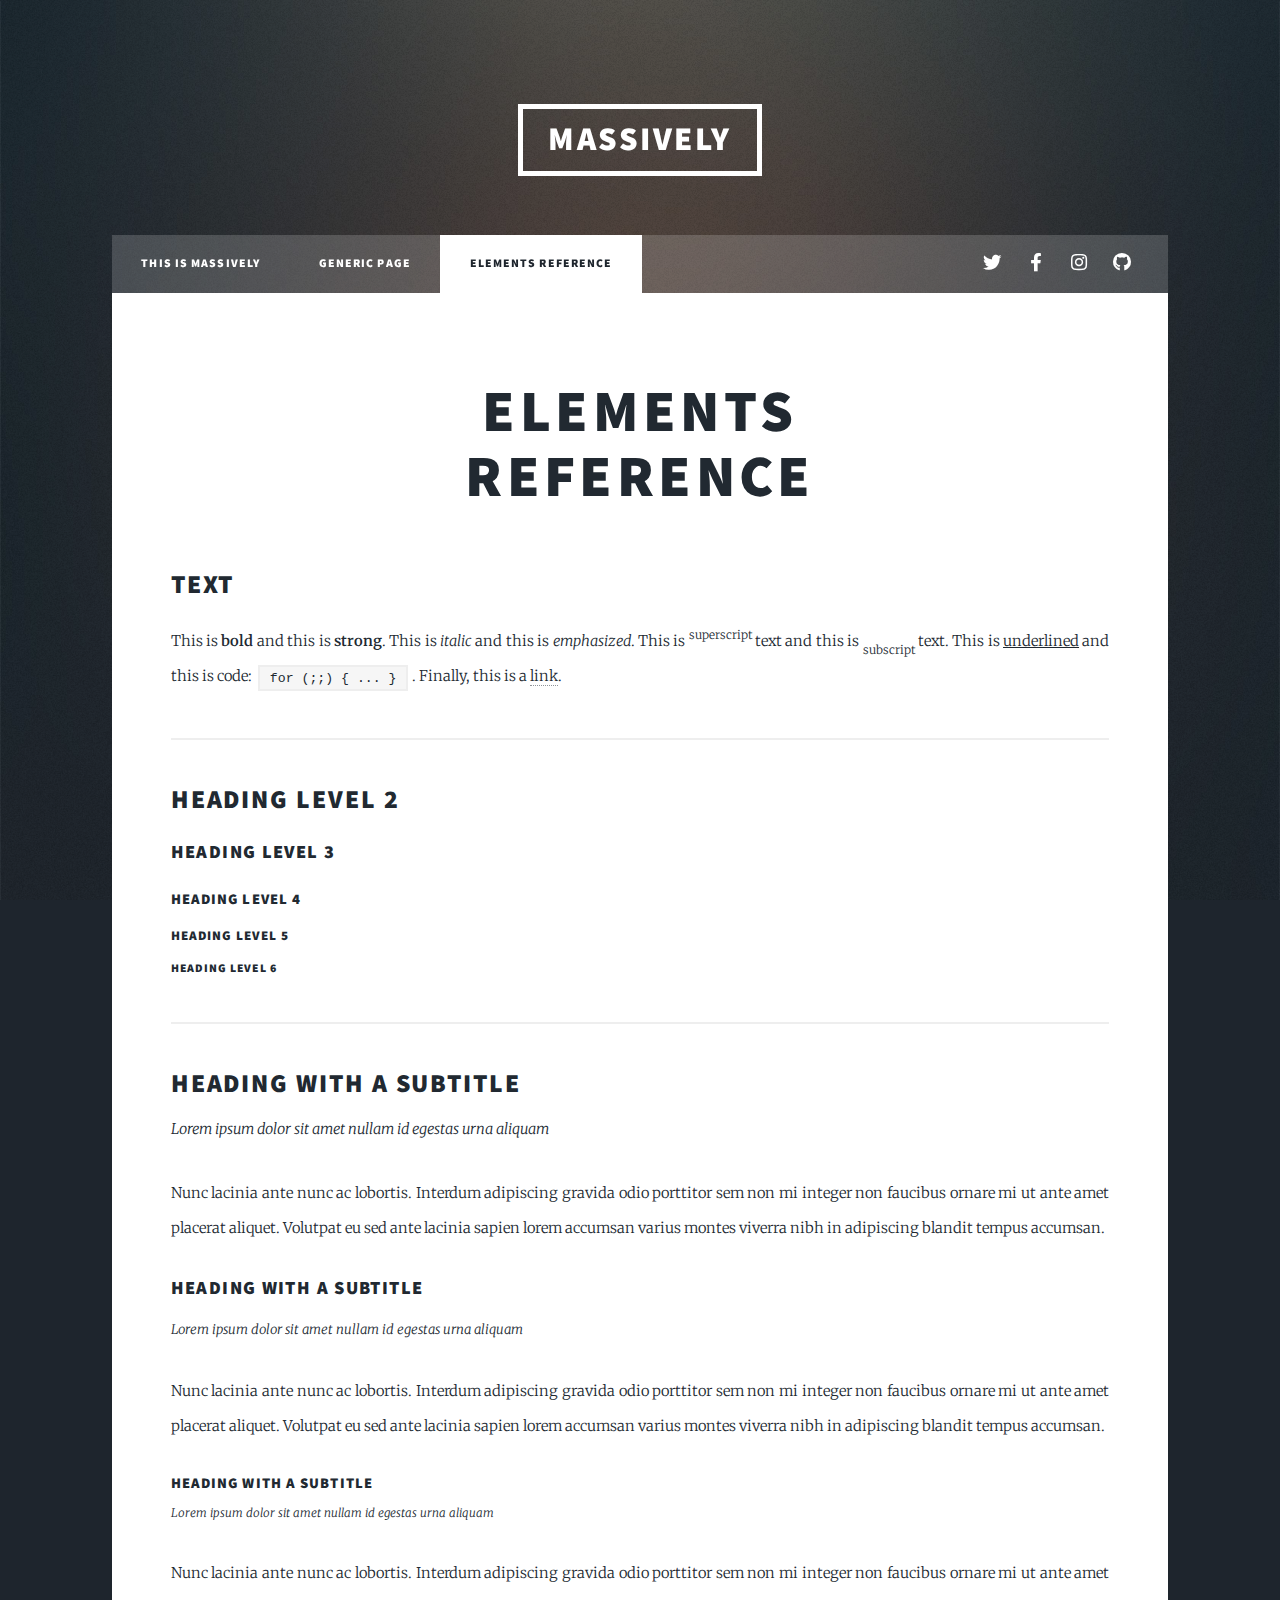
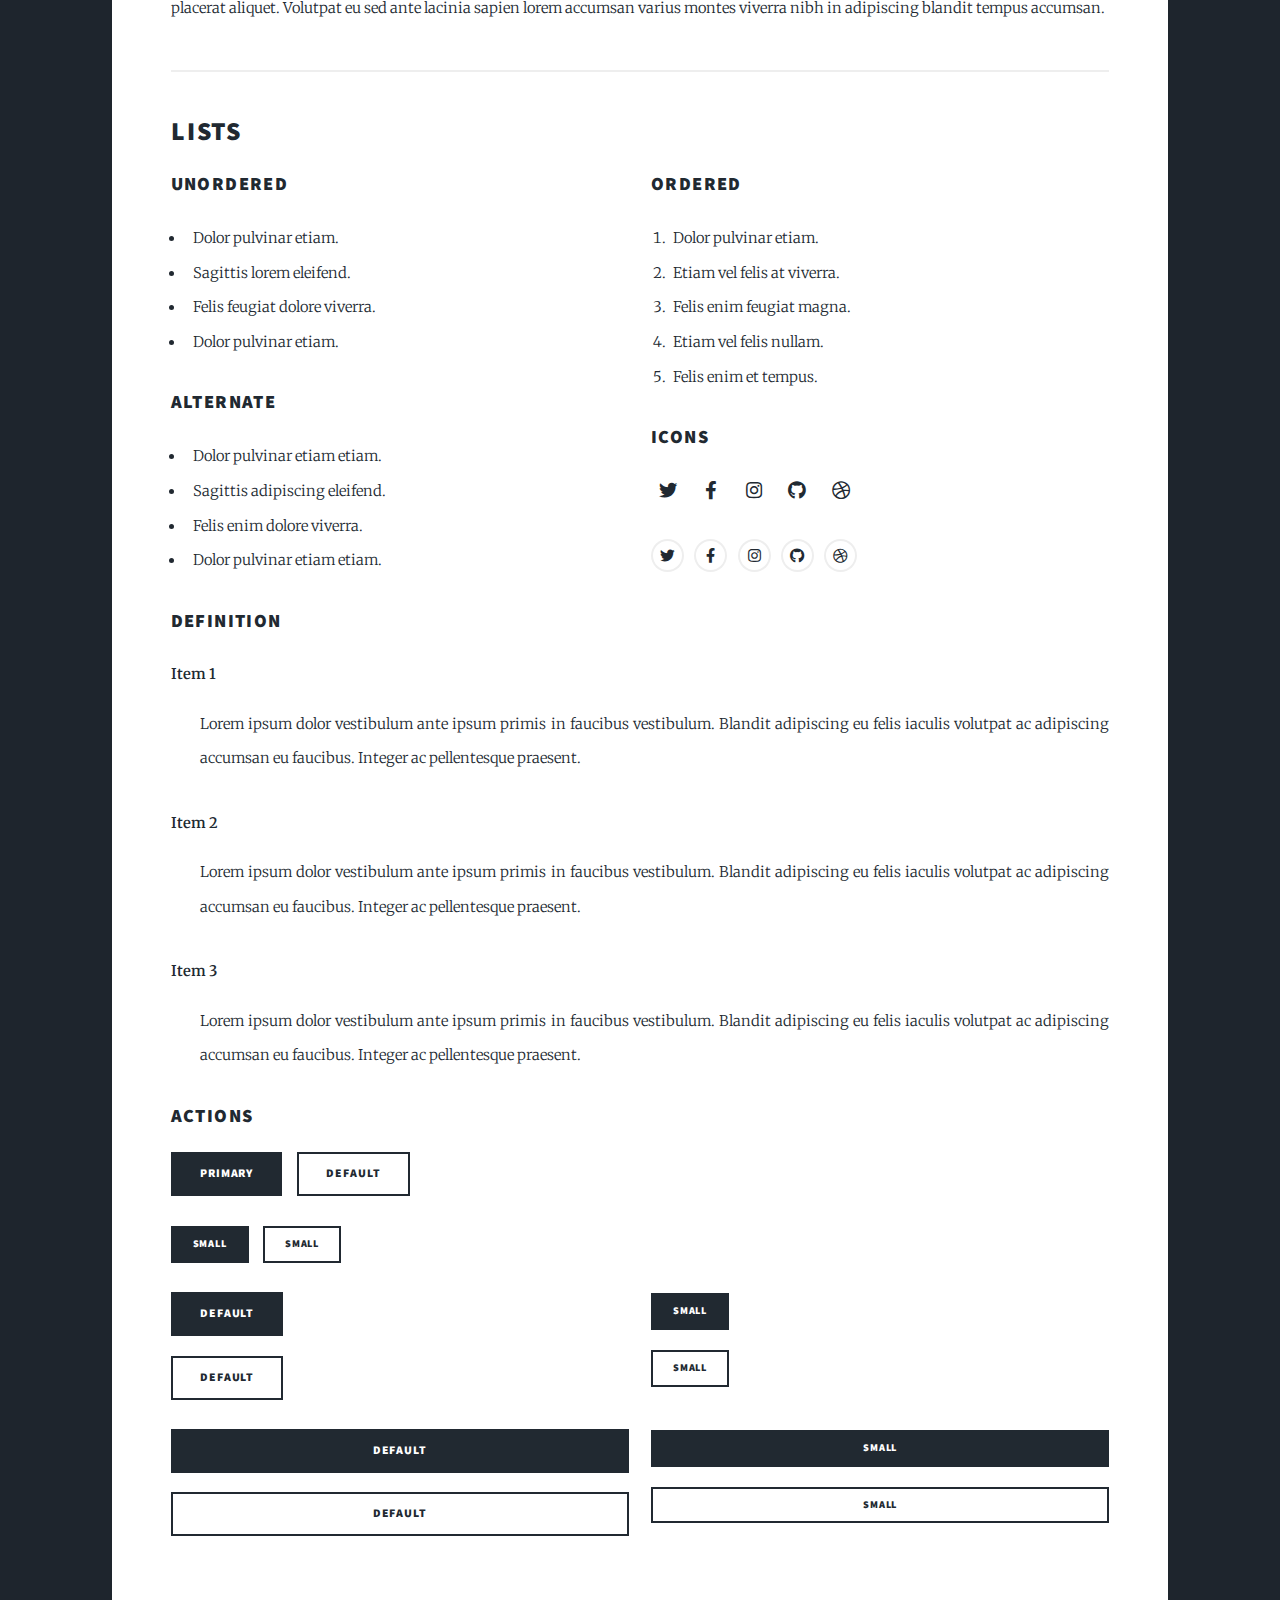
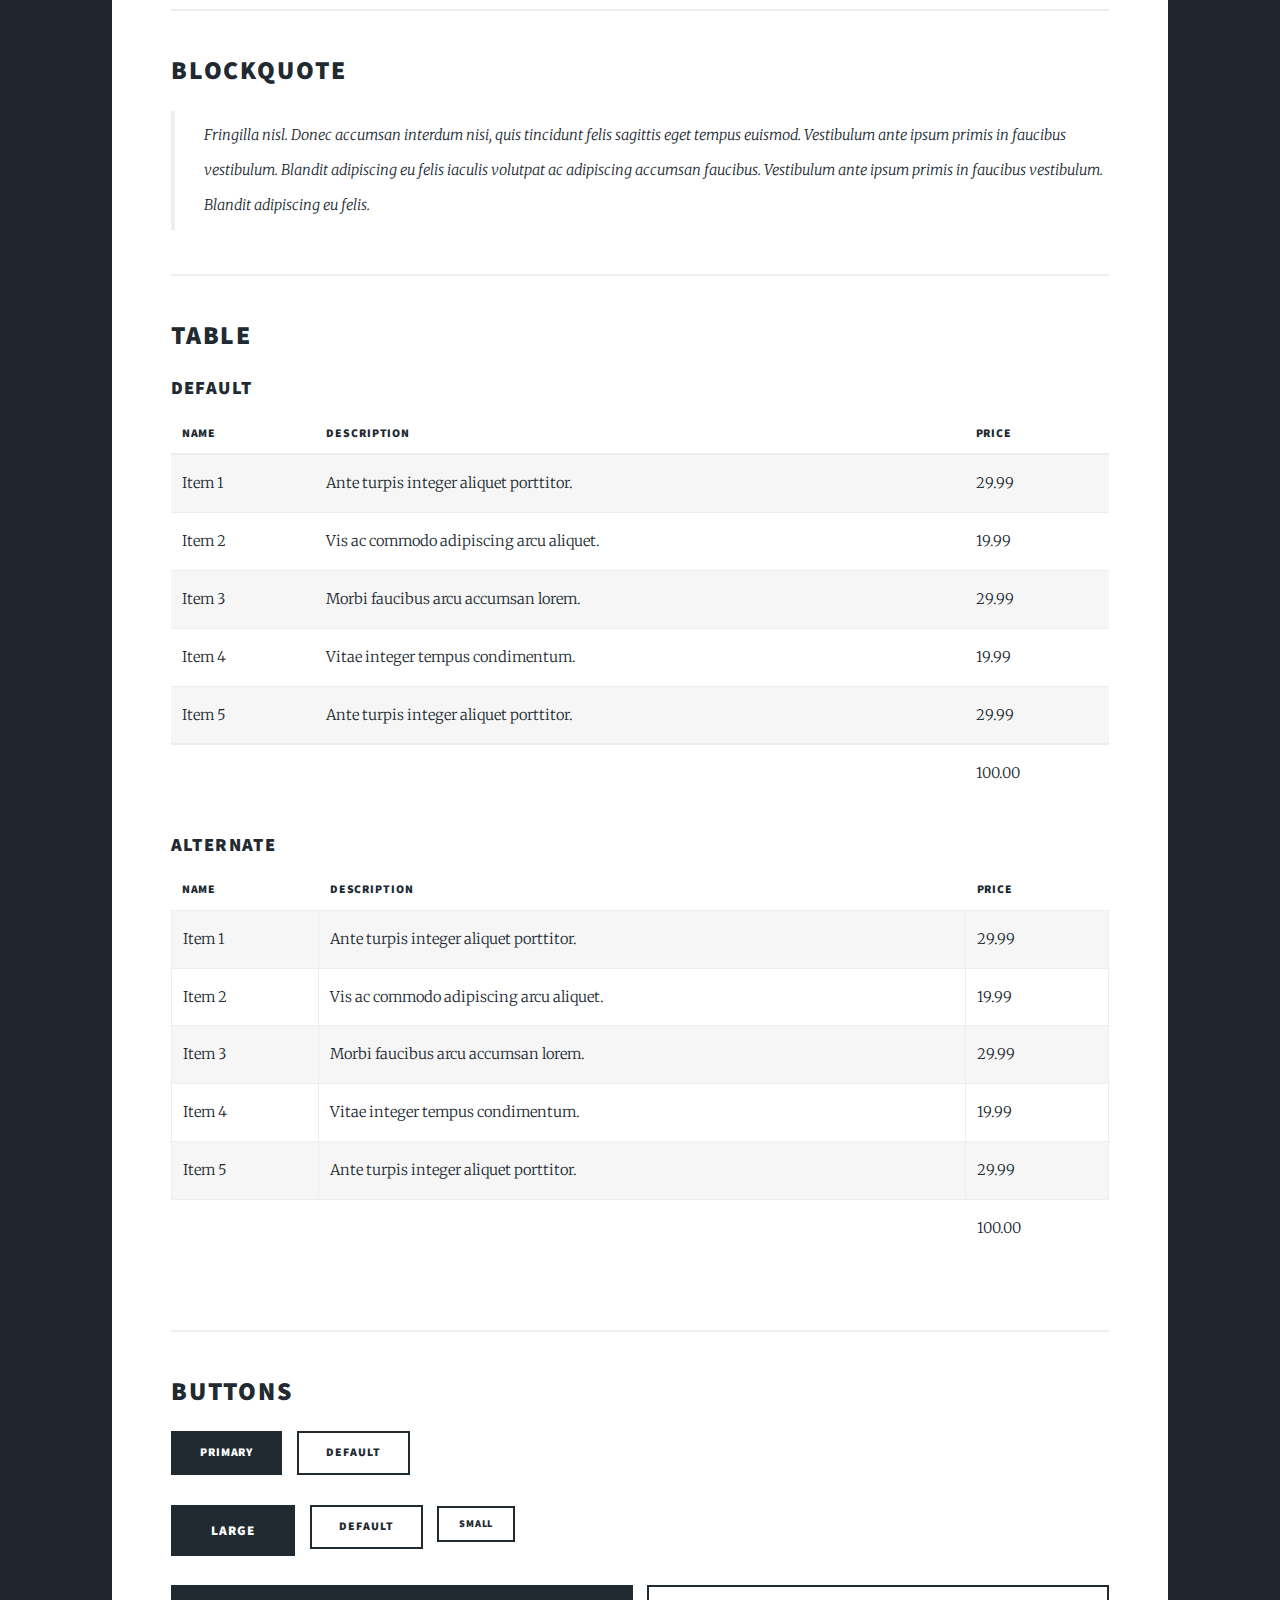
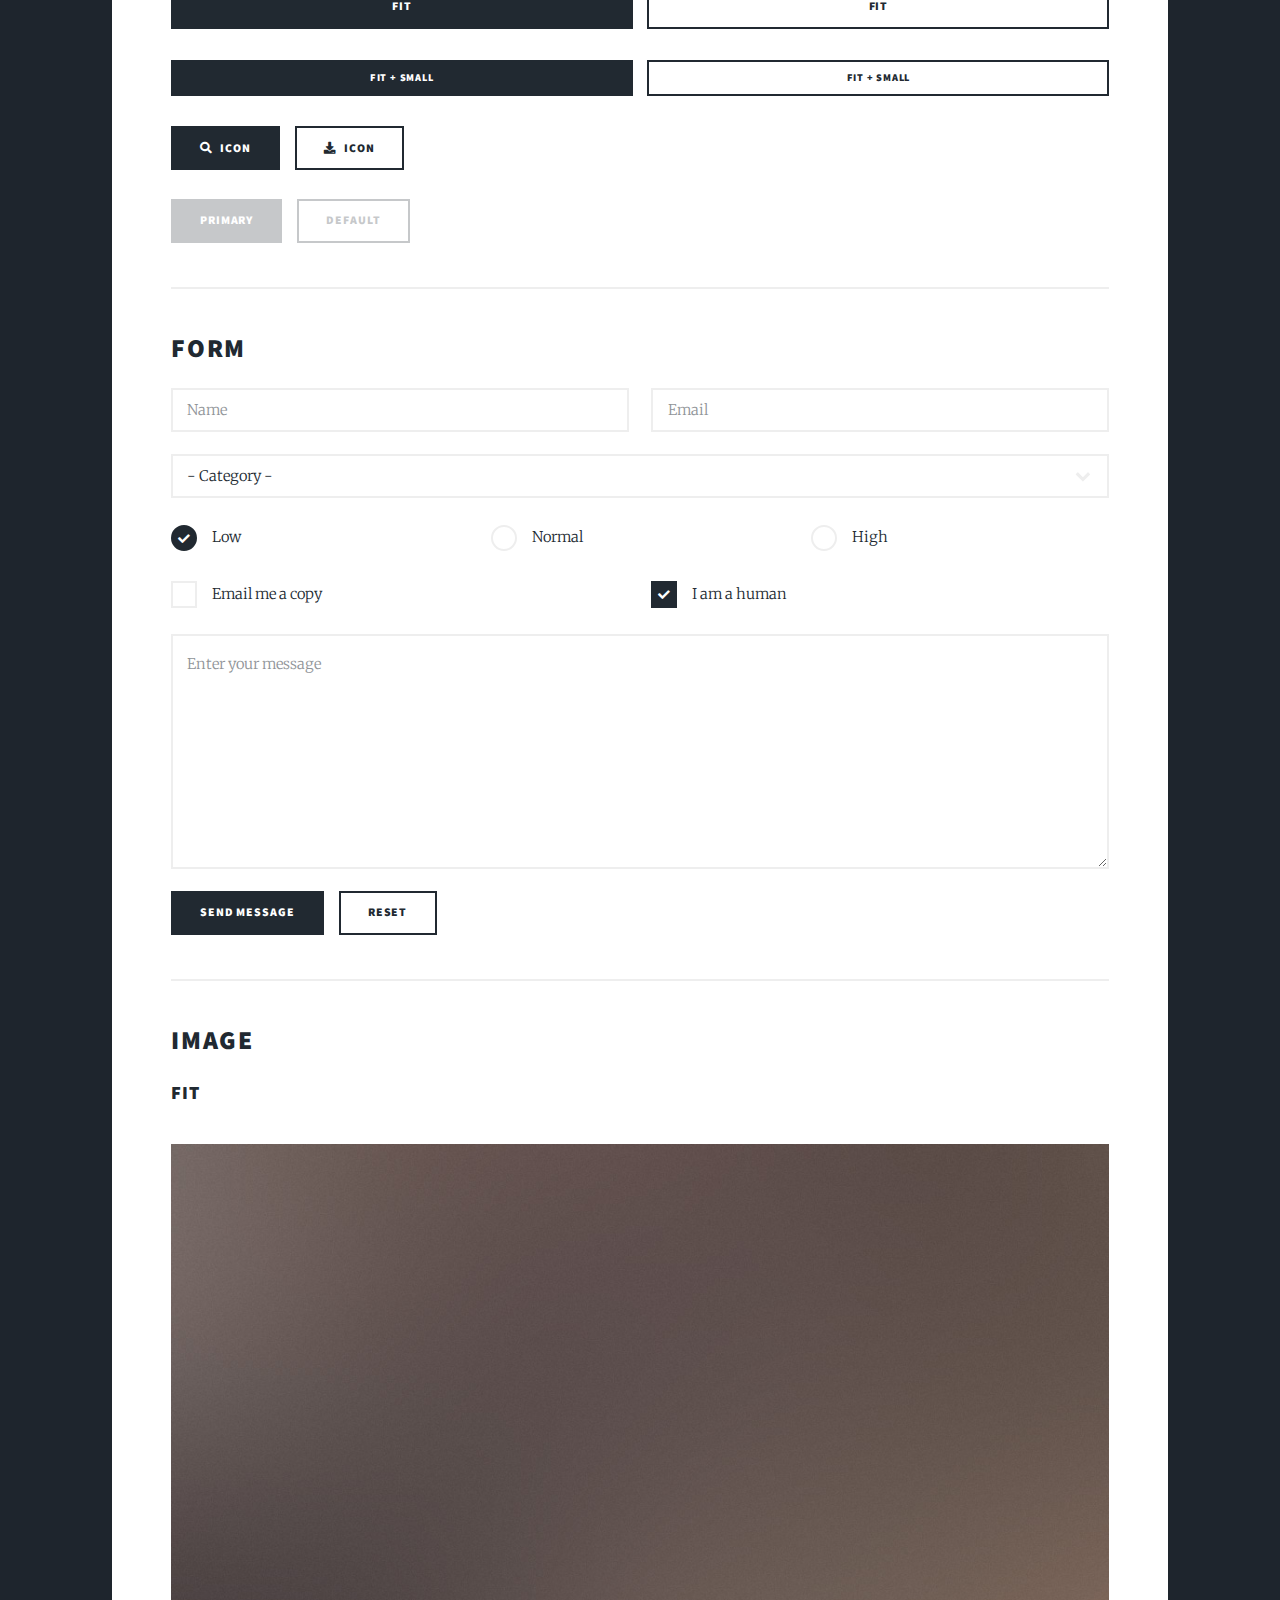
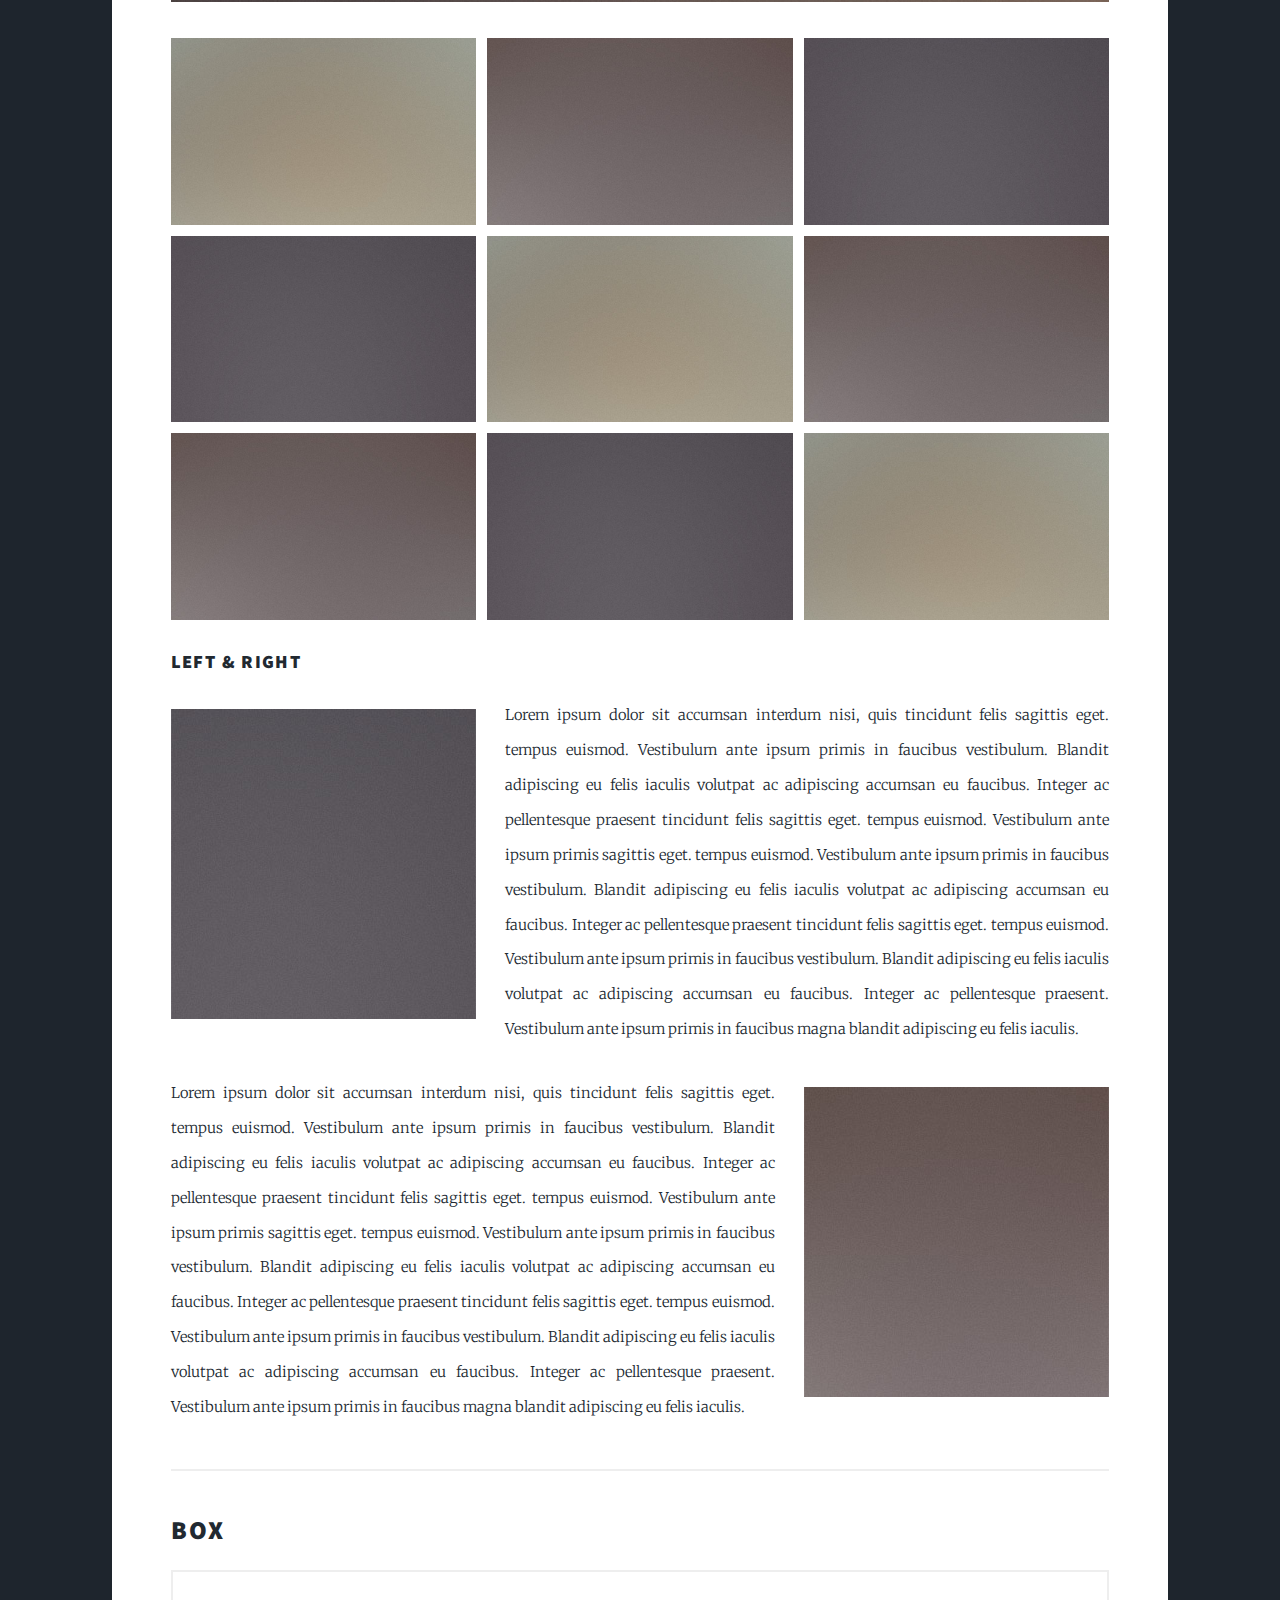
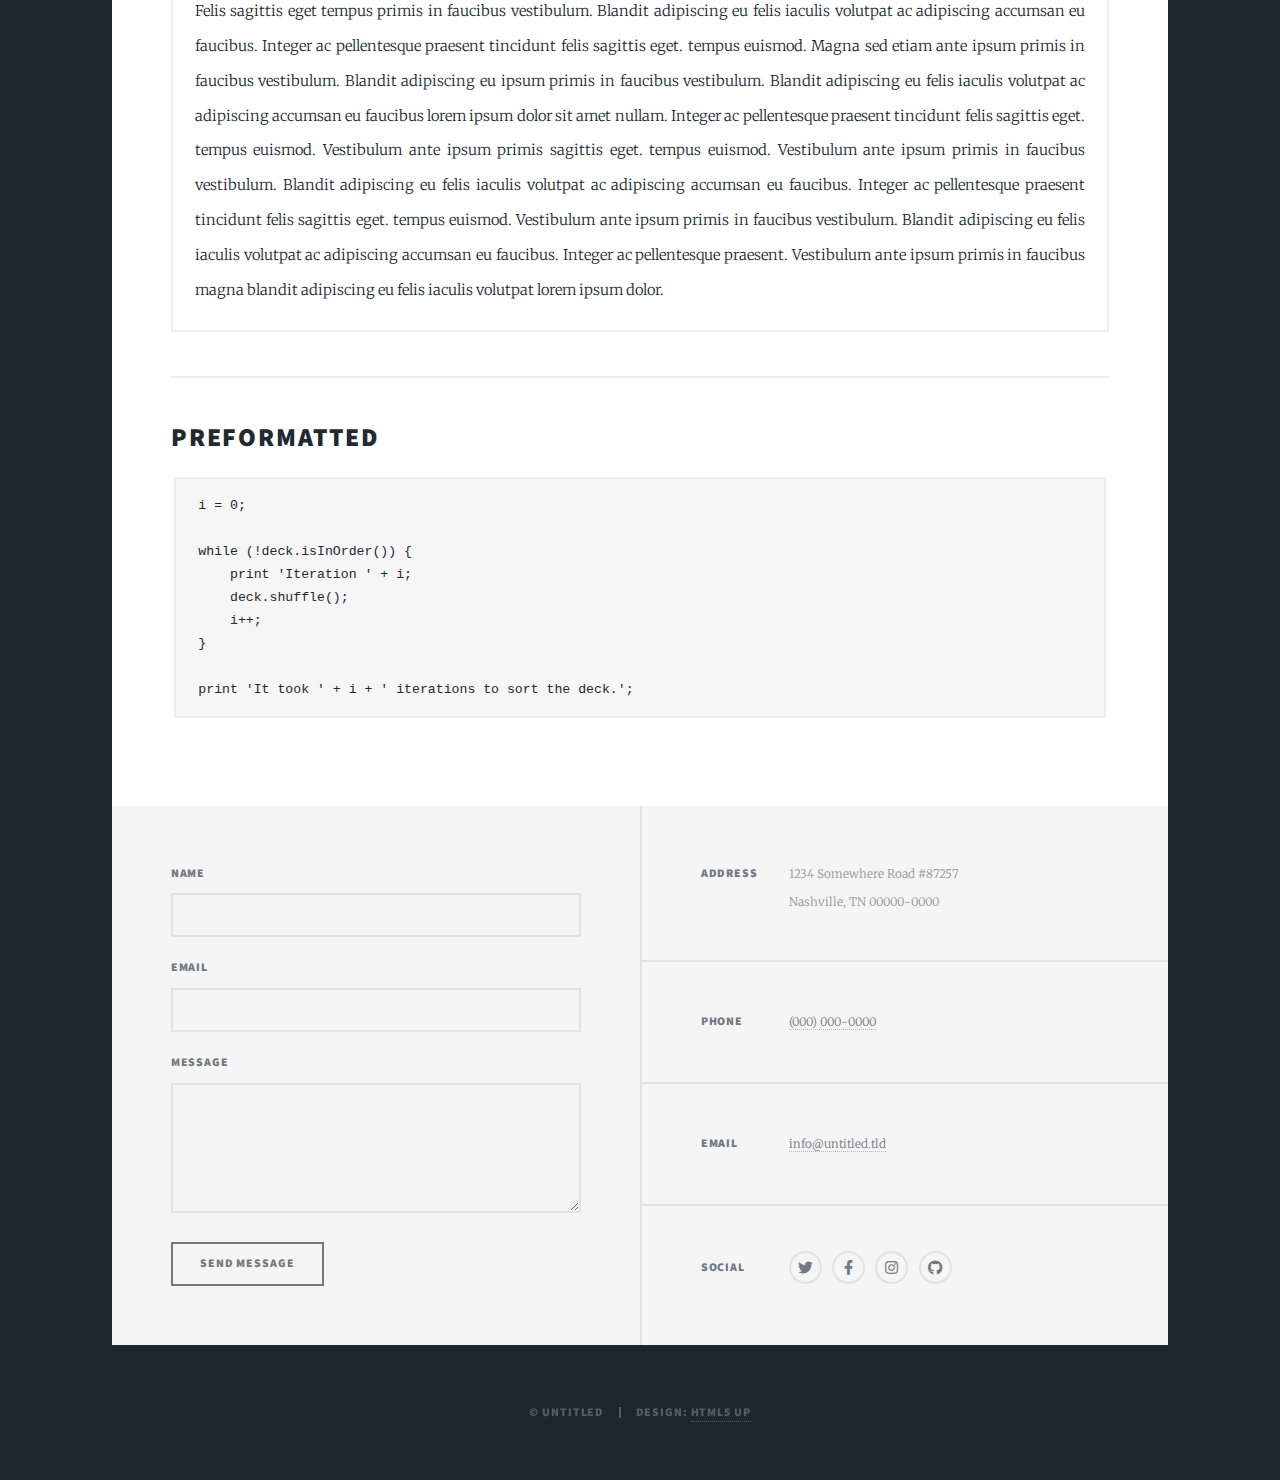
<file: elements.html>
<!DOCTYPE HTML>
<!--
	Massively by HTML5 UP
	html5up.net | @ajlkn
	Free for personal and commercial use under the CCA 3.0 license (html5up.net/license)
-->
<html>
	<head>
		<title>Elements Reference - Massively by HTML5 UP</title>
		<meta charset="utf-8" />
		<meta name="viewport" content="width=device-width, initial-scale=1, user-scalable=no" />
		<link rel="stylesheet" href="assets/css/main.css" />
		<noscript><link rel="stylesheet" href="assets/css/noscript.css" /></noscript>
	</head>
	<body class="is-preload">

		<!-- Wrapper -->
			<div id="wrapper">

				<!-- Header -->
					<header id="header">
						<a href="index.html" class="logo">Massively</a>
					</header>

				<!-- Nav -->
					<nav id="nav">
						<ul class="links">
							<li><a href="index.html">This is Massively</a></li>
							<li><a href="generic.html">Generic Page</a></li>
							<li class="active"><a href="elements.html">Elements Reference</a></li>
						</ul>
						<ul class="icons">
							<li><a href="#" class="icon brands fa-twitter"><span class="label">Twitter</span></a></li>
							<li><a href="#" class="icon brands fa-facebook-f"><span class="label">Facebook</span></a></li>
							<li><a href="#" class="icon brands fa-instagram"><span class="label">Instagram</span></a></li>
							<li><a href="#" class="icon brands fa-github"><span class="label">GitHub</span></a></li>
						</ul>
					</nav>

				<!-- Main -->
					<div id="main">

						<!-- Post -->
							<section class="post">
								<header class="major">
									<h1>Elements<br />
									Reference</h1>
								</header>

								<!-- Text stuff -->
									<h2>Text</h2>
									<p>This is <b>bold</b> and this is <strong>strong</strong>. This is <i>italic</i> and this is <em>emphasized</em>.
									This is <sup>superscript</sup> text and this is <sub>subscript</sub> text.
									This is <u>underlined</u> and this is code: <code>for (;;) { ... }</code>.
									Finally, this is a <a href="#">link</a>.</p>
									<hr />
									<h2>Heading Level 2</h2>
									<h3>Heading Level 3</h3>
									<h4>Heading Level 4</h4>
									<h5>Heading Level 5</h5>
									<h6>Heading Level 6</h6>
									<hr />
									<header>
										<h2>Heading with a Subtitle</h2>
										<p>Lorem ipsum dolor sit amet nullam id egestas urna aliquam</p>
									</header>
									<p>Nunc lacinia ante nunc ac lobortis. Interdum adipiscing gravida odio porttitor sem non mi integer non faucibus ornare mi ut ante amet placerat aliquet. Volutpat eu sed ante lacinia sapien lorem accumsan varius montes viverra nibh in adipiscing blandit tempus accumsan.</p>
									<header>
										<h3>Heading with a Subtitle</h3>
										<p>Lorem ipsum dolor sit amet nullam id egestas urna aliquam</p>
									</header>
									<p>Nunc lacinia ante nunc ac lobortis. Interdum adipiscing gravida odio porttitor sem non mi integer non faucibus ornare mi ut ante amet placerat aliquet. Volutpat eu sed ante lacinia sapien lorem accumsan varius montes viverra nibh in adipiscing blandit tempus accumsan.</p>
									<header>
										<h4>Heading with a Subtitle</h4>
										<p>Lorem ipsum dolor sit amet nullam id egestas urna aliquam</p>
									</header>
									<p>Nunc lacinia ante nunc ac lobortis. Interdum adipiscing gravida odio porttitor sem non mi integer non faucibus ornare mi ut ante amet placerat aliquet. Volutpat eu sed ante lacinia sapien lorem accumsan varius montes viverra nibh in adipiscing blandit tempus accumsan.</p>

									<hr />

								<!-- Lists -->
									<h2>Lists</h2>
									<div class="row">
										<div class="col-6 col-12-small">

											<h3>Unordered</h3>
											<ul>
												<li>Dolor pulvinar etiam.</li>
												<li>Sagittis lorem eleifend.</li>
												<li>Felis feugiat dolore viverra.</li>
												<li>Dolor pulvinar etiam.</li>
											</ul>

											<h3>Alternate</h3>
											<ul class="alt">
												<li>Dolor pulvinar etiam etiam.</li>
												<li>Sagittis adipiscing eleifend.</li>
												<li>Felis enim dolore viverra.</li>
												<li>Dolor pulvinar etiam etiam.</li>
											</ul>

										</div>
										<div class="col-6 col-12-small">

											<h3>Ordered</h3>
											<ol>
												<li>Dolor pulvinar etiam.</li>
												<li>Etiam vel felis at viverra.</li>
												<li>Felis enim feugiat magna.</li>
												<li>Etiam vel felis nullam.</li>
												<li>Felis enim et tempus.</li>
											</ol>

											<h3>Icons</h3>
											<ul class="icons">
												<li><a href="#" class="icon brands fa-twitter"><span class="label">Twitter</span></a></li>
												<li><a href="#" class="icon brands fa-facebook-f"><span class="label">Facebook</span></a></li>
												<li><a href="#" class="icon brands fa-instagram"><span class="label">Instagram</span></a></li>
												<li><a href="#" class="icon brands fa-github"><span class="label">Github</span></a></li>
												<li><a href="#" class="icon brands fa-dribbble"><span class="label">Dribbble</span></a></li>
											</ul>
											<ul class="icons alt">
												<li><a href="#" class="icon brands alt fa-twitter"><span class="label">Twitter</span></a></li>
												<li><a href="#" class="icon brands alt fa-facebook-f"><span class="label">Facebook</span></a></li>
												<li><a href="#" class="icon brands alt fa-instagram"><span class="label">Instagram</span></a></li>
												<li><a href="#" class="icon brands alt fa-github"><span class="label">Github</span></a></li>
												<li><a href="#" class="icon brands alt fa-dribbble"><span class="label">Dribbble</span></a></li>
											</ul>

										</div>
									</div>
									<h3>Definition</h3>
									<dl>
										<dt>Item 1</dt>
										<dd>
											<p>Lorem ipsum dolor vestibulum ante ipsum primis in faucibus vestibulum. Blandit adipiscing eu felis iaculis volutpat ac adipiscing accumsan eu faucibus. Integer ac pellentesque praesent.</p>
										</dd>
										<dt>Item 2</dt>
										<dd>
											<p>Lorem ipsum dolor vestibulum ante ipsum primis in faucibus vestibulum. Blandit adipiscing eu felis iaculis volutpat ac adipiscing accumsan eu faucibus. Integer ac pellentesque praesent.</p>
										</dd>
										<dt>Item 3</dt>
										<dd>
											<p>Lorem ipsum dolor vestibulum ante ipsum primis in faucibus vestibulum. Blandit adipiscing eu felis iaculis volutpat ac adipiscing accumsan eu faucibus. Integer ac pellentesque praesent.</p>
										</dd>
									</dl>

									<h3>Actions</h3>
									<ul class="actions">
										<li><a href="#" class="button primary">Primary</a></li>
										<li><a href="#" class="button">Default</a></li>
									</ul>
									<ul class="actions small">
										<li><a href="#" class="button primary small">Small</a></li>
										<li><a href="#" class="button small">Small</a></li>
									</ul>
									<div class="row">
										<div class="col-6 col-12-small">
											<ul class="actions stacked">
												<li><a href="#" class="button primary">Default</a></li>
												<li><a href="#" class="button">Default</a></li>
											</ul>
										</div>
										<div class="col-6 col-12-small">
											<ul class="actions stacked">
												<li><a href="#" class="button primary small">Small</a></li>
												<li><a href="#" class="button small">Small</a></li>
											</ul>
										</div>
									</div>
									<div class="row">
										<div class="col-6 col-12-small">
											<ul class="actions stacked">
												<li><a href="#" class="button primary fit">Default</a></li>
												<li><a href="#" class="button fit">Default</a></li>
											</ul>
										</div>
										<div class="col-6 col-12-small">
											<ul class="actions stacked">
												<li><a href="#" class="button primary small fit">Small</a></li>
												<li><a href="#" class="button small fit">Small</a></li>
											</ul>
										</div>
									</div>

									<hr />

								<!-- Blockquote -->
									<h2>Blockquote</h2>
									<blockquote>Fringilla nisl. Donec accumsan interdum nisi, quis tincidunt felis sagittis eget tempus euismod. Vestibulum ante ipsum primis in faucibus vestibulum. Blandit adipiscing eu felis iaculis volutpat ac adipiscing accumsan faucibus. Vestibulum ante ipsum primis in faucibus vestibulum. Blandit adipiscing eu felis.</blockquote>

									<hr />

								<!-- Table -->
									<h2>Table</h2>

									<h3>Default</h3>
									<div class="table-wrapper">
										<table>
											<thead>
												<tr>
													<th>Name</th>
													<th>Description</th>
													<th>Price</th>
												</tr>
											</thead>
											<tbody>
												<tr>
													<td>Item 1</td>
													<td>Ante turpis integer aliquet porttitor.</td>
													<td>29.99</td>
												</tr>
												<tr>
													<td>Item 2</td>
													<td>Vis ac commodo adipiscing arcu aliquet.</td>
													<td>19.99</td>
												</tr>
												<tr>
													<td>Item 3</td>
													<td> Morbi faucibus arcu accumsan lorem.</td>
													<td>29.99</td>
												</tr>
												<tr>
													<td>Item 4</td>
													<td>Vitae integer tempus condimentum.</td>
													<td>19.99</td>
												</tr>
												<tr>
													<td>Item 5</td>
													<td>Ante turpis integer aliquet porttitor.</td>
													<td>29.99</td>
												</tr>
											</tbody>
											<tfoot>
												<tr>
													<td colspan="2"></td>
													<td>100.00</td>
												</tr>
											</tfoot>
										</table>
									</div>

									<h3>Alternate</h3>
									<div class="table-wrapper">
										<table class="alt">
											<thead>
												<tr>
													<th>Name</th>
													<th>Description</th>
													<th>Price</th>
												</tr>
											</thead>
											<tbody>
												<tr>
													<td>Item 1</td>
													<td>Ante turpis integer aliquet porttitor.</td>
													<td>29.99</td>
												</tr>
												<tr>
													<td>Item 2</td>
													<td>Vis ac commodo adipiscing arcu aliquet.</td>
													<td>19.99</td>
												</tr>
												<tr>
													<td>Item 3</td>
													<td> Morbi faucibus arcu accumsan lorem.</td>
													<td>29.99</td>
												</tr>
												<tr>
													<td>Item 4</td>
													<td>Vitae integer tempus condimentum.</td>
													<td>19.99</td>
												</tr>
												<tr>
													<td>Item 5</td>
													<td>Ante turpis integer aliquet porttitor.</td>
													<td>29.99</td>
												</tr>
											</tbody>
											<tfoot>
												<tr>
													<td colspan="2"></td>
													<td>100.00</td>
												</tr>
											</tfoot>
										</table>
									</div>

									<hr />

								<!-- Buttons -->
									<h2>Buttons</h2>
									<ul class="actions">
										<li><a href="#" class="button primary">Primary</a></li>
										<li><a href="#" class="button">Default</a></li>
									</ul>
									<ul class="actions">
										<li><a href="#" class="button primary large">Large</a></li>
										<li><a href="#" class="button">Default</a></li>
										<li><a href="#" class="button small">Small</a></li>
									</ul>
									<ul class="actions fit">
										<li><a href="#" class="button primary fit">Fit</a></li>
										<li><a href="#" class="button fit">Fit</a></li>
									</ul>
									<ul class="actions fit small">
										<li><a href="#" class="button primary fit small">Fit + Small</a></li>
										<li><a href="#" class="button fit small">Fit + Small</a></li>
									</ul>
									<ul class="actions">
										<li><a href="#" class="button primary icon solid fa-search">Icon</a></li>
										<li><a href="#" class="button icon solid fa-download">Icon</a></li>
									</ul>
									<ul class="actions">
										<li><span class="button primary disabled">Primary</span></li>
										<li><span class="button disabled">Default</span></li>
									</ul>

									<hr />

								<!-- Form -->
									<h2>Form</h2>

									<form method="post" action="#">
										<div class="row gtr-uniform">
											<div class="col-6 col-12-xsmall">
												<input type="text" name="demo-name" id="demo-name" value="" placeholder="Name" />
											</div>
											<div class="col-6 col-12-xsmall">
												<input type="email" name="demo-email" id="demo-email" value="" placeholder="Email" />
											</div>
											<!-- Break -->
											<div class="col-12">
												<select name="demo-category" id="demo-category">
													<option value="">- Category -</option>
													<option value="1">Manufacturing</option>
													<option value="1">Shipping</option>
													<option value="1">Administration</option>
													<option value="1">Human Resources</option>
												</select>
											</div>
											<!-- Break -->
											<div class="col-4 col-12-small">
												<input type="radio" id="demo-priority-low" name="demo-priority" checked>
												<label for="demo-priority-low">Low</label>
											</div>
											<div class="col-4 col-12-small">
												<input type="radio" id="demo-priority-normal" name="demo-priority">
												<label for="demo-priority-normal">Normal</label>
											</div>
											<div class="col-4 col-12-small">
												<input type="radio" id="demo-priority-high" name="demo-priority">
												<label for="demo-priority-high">High</label>
											</div>
											<!-- Break -->
											<div class="col-6 col-12-small">
												<input type="checkbox" id="demo-copy" name="demo-copy">
												<label for="demo-copy">Email me a copy</label>
											</div>
											<div class="col-6 col-12-small">
												<input type="checkbox" id="demo-human" name="demo-human" checked>
												<label for="demo-human">I am a human</label>
											</div>
											<!-- Break -->
											<div class="col-12">
												<textarea name="demo-message" id="demo-message" placeholder="Enter your message" rows="6"></textarea>
											</div>
											<!-- Break -->
											<div class="col-12">
												<ul class="actions">
													<li><input type="submit" value="Send Message" class="primary" /></li>
													<li><input type="reset" value="Reset" /></li>
												</ul>
											</div>
										</div>
									</form>

									<hr />

								<!-- Image -->
									<h2>Image</h2>

									<h3>Fit</h3>
									<span class="image fit"><img src="images/pic01.jpg" alt="" /></span>
									<div class="box alt">
										<div class="row gtr-50 gtr-uniform">
											<div class="col-4"><span class="image fit"><img src="images/pic02.jpg" alt="" /></span></div>
											<div class="col-4"><span class="image fit"><img src="images/pic03.jpg" alt="" /></span></div>
											<div class="col-4"><span class="image fit"><img src="images/pic04.jpg" alt="" /></span></div>
											<!-- Break -->
											<div class="col-4"><span class="image fit"><img src="images/pic04.jpg" alt="" /></span></div>
											<div class="col-4"><span class="image fit"><img src="images/pic02.jpg" alt="" /></span></div>
											<div class="col-4"><span class="image fit"><img src="images/pic03.jpg" alt="" /></span></div>
											<!-- Break -->
											<div class="col-4"><span class="image fit"><img src="images/pic03.jpg" alt="" /></span></div>
											<div class="col-4"><span class="image fit"><img src="images/pic04.jpg" alt="" /></span></div>
											<div class="col-4"><span class="image fit"><img src="images/pic02.jpg" alt="" /></span></div>
										</div>
									</div>

									<h3>Left &amp; Right</h3>
									<p><span class="image left"><img src="images/pic08.jpg" alt="" /></span>Lorem ipsum dolor sit accumsan interdum nisi, quis tincidunt felis sagittis eget. tempus euismod. Vestibulum ante ipsum primis in faucibus vestibulum. Blandit adipiscing eu felis iaculis volutpat ac adipiscing accumsan eu faucibus. Integer ac pellentesque praesent tincidunt felis sagittis eget. tempus euismod. Vestibulum ante ipsum primis sagittis eget. tempus euismod. Vestibulum ante ipsum primis in faucibus vestibulum. Blandit adipiscing eu felis iaculis volutpat ac adipiscing accumsan eu faucibus. Integer ac pellentesque praesent tincidunt felis sagittis eget. tempus euismod. Vestibulum ante ipsum primis in faucibus vestibulum. Blandit adipiscing eu felis iaculis volutpat ac adipiscing accumsan eu faucibus. Integer ac pellentesque praesent. Vestibulum ante ipsum primis in faucibus magna blandit adipiscing eu felis iaculis.</p>
									<p><span class="image right"><img src="images/pic09.jpg" alt="" /></span>Lorem ipsum dolor sit accumsan interdum nisi, quis tincidunt felis sagittis eget. tempus euismod. Vestibulum ante ipsum primis in faucibus vestibulum. Blandit adipiscing eu felis iaculis volutpat ac adipiscing accumsan eu faucibus. Integer ac pellentesque praesent tincidunt felis sagittis eget. tempus euismod. Vestibulum ante ipsum primis sagittis eget. tempus euismod. Vestibulum ante ipsum primis in faucibus vestibulum. Blandit adipiscing eu felis iaculis volutpat ac adipiscing accumsan eu faucibus. Integer ac pellentesque praesent tincidunt felis sagittis eget. tempus euismod. Vestibulum ante ipsum primis in faucibus vestibulum. Blandit adipiscing eu felis iaculis volutpat ac adipiscing accumsan eu faucibus. Integer ac pellentesque praesent. Vestibulum ante ipsum primis in faucibus magna blandit adipiscing eu felis iaculis.</p>

									<hr />

								<!-- Box -->
									<h2>Box</h2>
									<div class="box">
										<p>Felis sagittis eget tempus primis in faucibus vestibulum. Blandit adipiscing eu felis iaculis volutpat ac adipiscing accumsan eu faucibus. Integer ac pellentesque praesent tincidunt felis sagittis eget. tempus euismod. Magna sed etiam ante ipsum primis in faucibus vestibulum. Blandit adipiscing eu ipsum primis in faucibus vestibulum. Blandit adipiscing eu felis iaculis volutpat ac adipiscing accumsan eu faucibus lorem ipsum dolor sit amet nullam. Integer ac pellentesque praesent tincidunt felis sagittis eget. tempus euismod. Vestibulum ante ipsum primis sagittis eget. tempus euismod. Vestibulum ante ipsum primis in faucibus vestibulum. Blandit adipiscing eu felis iaculis volutpat ac adipiscing accumsan eu faucibus. Integer ac pellentesque praesent tincidunt felis sagittis eget. tempus euismod. Vestibulum ante ipsum primis in faucibus vestibulum. Blandit adipiscing eu felis iaculis volutpat ac adipiscing accumsan eu faucibus. Integer ac pellentesque praesent. Vestibulum ante ipsum primis in faucibus magna blandit adipiscing eu felis iaculis volutpat lorem ipsum dolor.</p>
									</div>

									<hr />

								<!-- Preformatted Code -->
									<h2>Preformatted</h2>
									<pre><code>i = 0;

while (!deck.isInOrder()) {
    print 'Iteration ' + i;
    deck.shuffle();
    i++;
}

print 'It took ' + i + ' iterations to sort the deck.';
</code></pre>

							</section>

					</div>

				<!-- Footer -->
					<footer id="footer">
						<section>
							<form method="post" action="#">
								<div class="fields">
									<div class="field">
										<label for="name">Name</label>
										<input type="text" name="name" id="name" />
									</div>
									<div class="field">
										<label for="email">Email</label>
										<input type="text" name="email" id="email" />
									</div>
									<div class="field">
										<label for="message">Message</label>
										<textarea name="message" id="message" rows="3"></textarea>
									</div>
								</div>
								<ul class="actions">
									<li><input type="submit" value="Send Message" /></li>
								</ul>
							</form>
						</section>
						<section class="split contact">
							<section class="alt">
								<h3>Address</h3>
								<p>1234 Somewhere Road #87257<br />
								Nashville, TN 00000-0000</p>
							</section>
							<section>
								<h3>Phone</h3>
								<p><a href="#">(000) 000-0000</a></p>
							</section>
							<section>
								<h3>Email</h3>
								<p><a href="#">info@untitled.tld</a></p>
							</section>
							<section>
								<h3>Social</h3>
								<ul class="icons alt">
									<li><a href="#" class="icon brands alt fa-twitter"><span class="label">Twitter</span></a></li>
									<li><a href="#" class="icon brands alt fa-facebook-f"><span class="label">Facebook</span></a></li>
									<li><a href="#" class="icon brands alt fa-instagram"><span class="label">Instagram</span></a></li>
									<li><a href="#" class="icon brands alt fa-github"><span class="label">GitHub</span></a></li>
								</ul>
							</section>
						</section>
					</footer>

				<!-- Copyright -->
					<div id="copyright">
						<ul><li>&copy; Untitled</li><li>Design: <a href="https://html5up.net">HTML5 UP</a></li></ul>
					</div>

			</div>

		<!-- Scripts -->
			<script src="assets/js/jquery.min.js"></script>
			<script src="assets/js/jquery.scrollex.min.js"></script>
			<script src="assets/js/jquery.scrolly.min.js"></script>
			<script src="assets/js/browser.min.js"></script>
			<script src="assets/js/breakpoints.min.js"></script>
			<script src="assets/js/util.js"></script>
			<script src="assets/js/main.js"></script>

	</body>
</html>
</file>
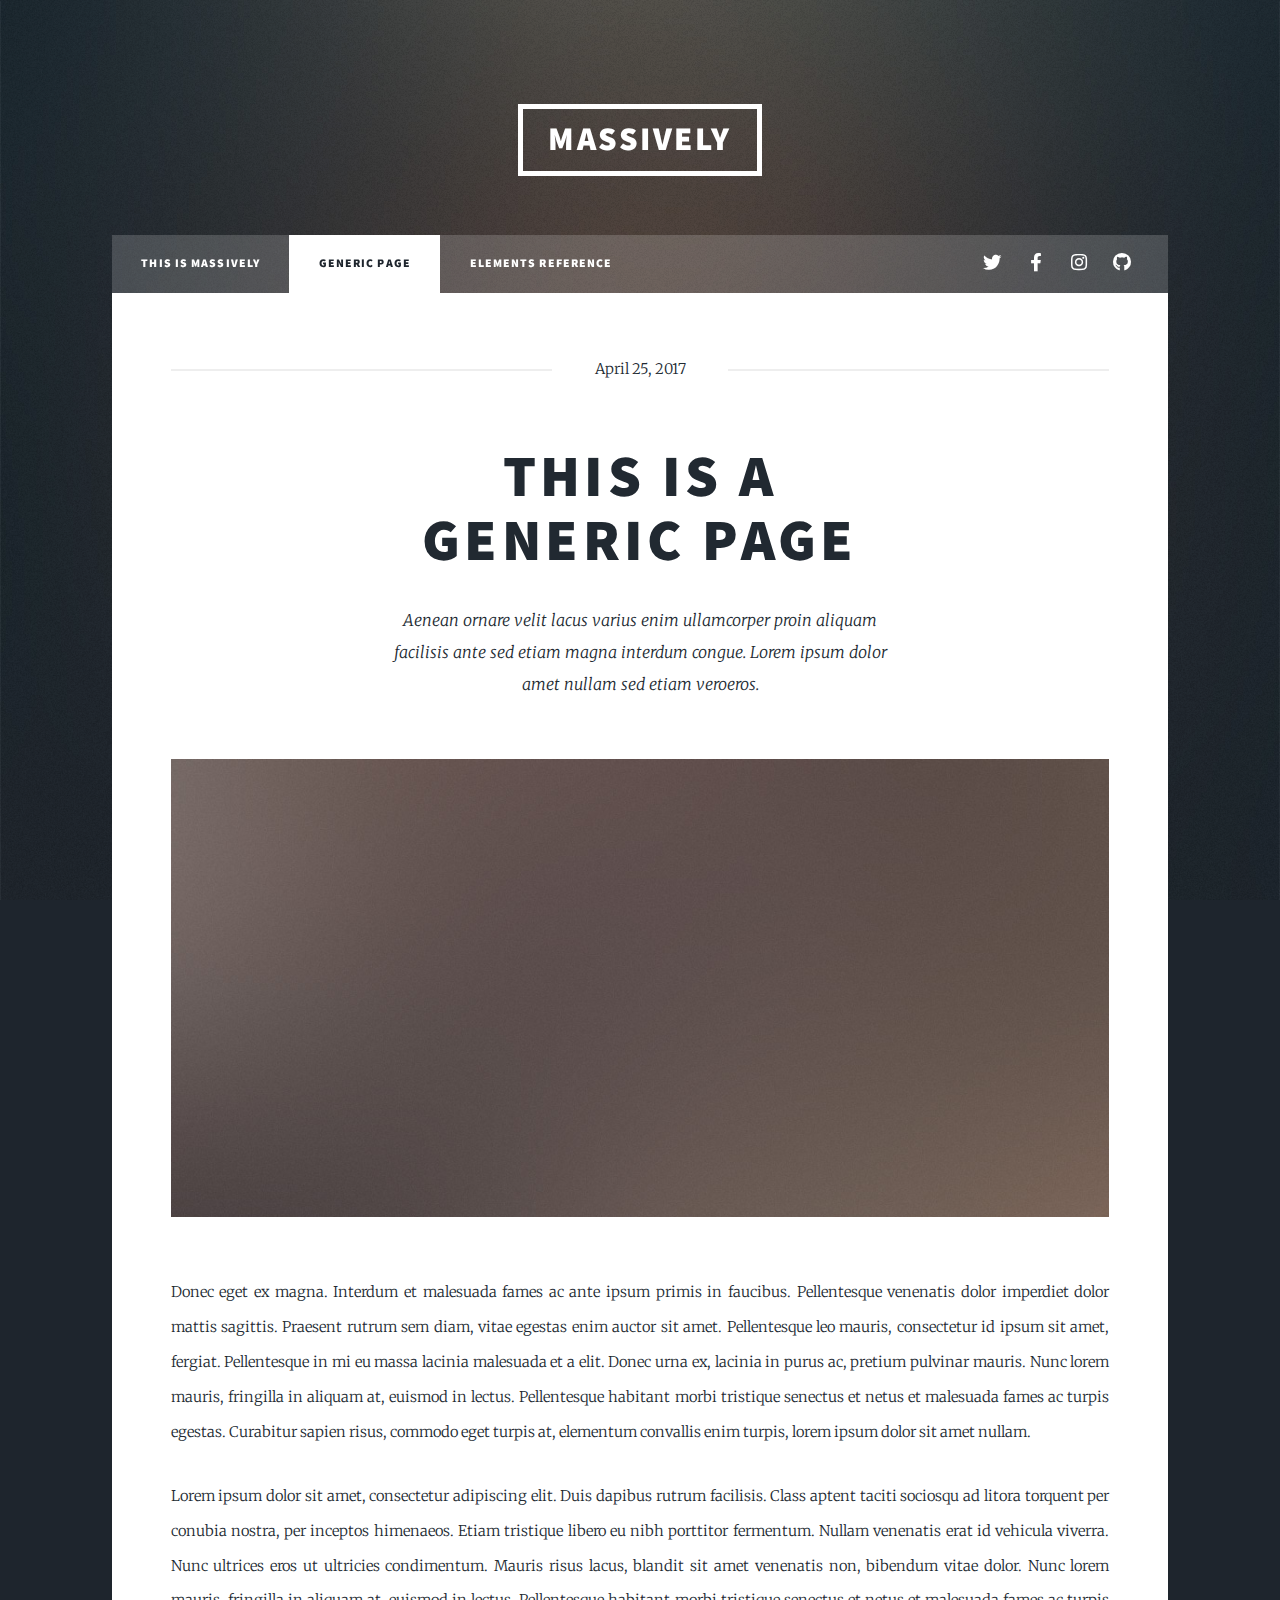
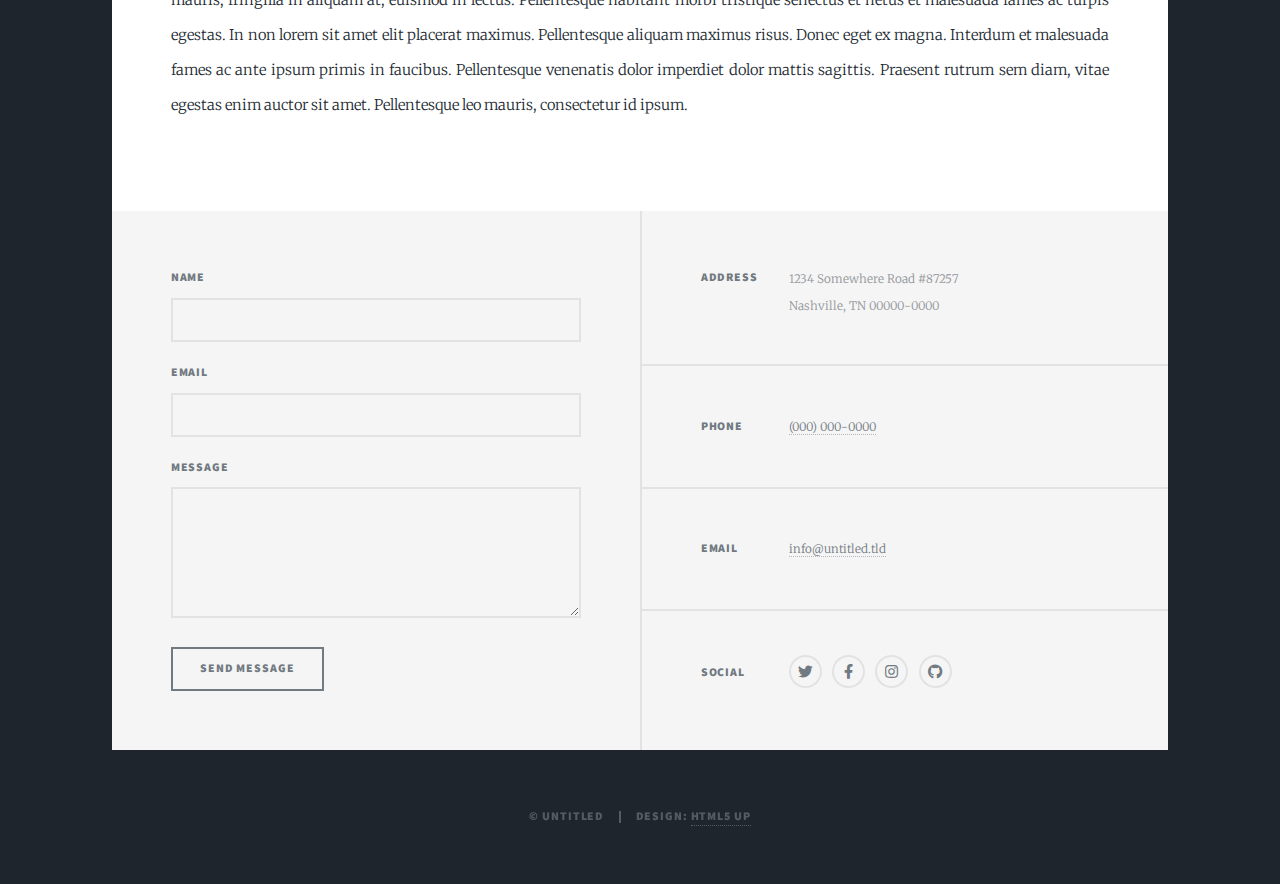
<file: generic.html>
<!DOCTYPE HTML>
<!--
	Massively by HTML5 UP
	html5up.net | @ajlkn
	Free for personal and commercial use under the CCA 3.0 license (html5up.net/license)
-->
<html>
	<head>
		<title>Generic Page - Massively by HTML5 UP</title>
		<meta charset="utf-8" />
		<meta name="viewport" content="width=device-width, initial-scale=1, user-scalable=no" />
		<link rel="stylesheet" href="assets/css/main.css" />
		<noscript><link rel="stylesheet" href="assets/css/noscript.css" /></noscript>
	</head>
	<body class="is-preload">

		<!-- Wrapper -->
			<div id="wrapper">

				<!-- Header -->
					<header id="header">
						<a href="index.html" class="logo">Massively</a>
					</header>

				<!-- Nav -->
					<nav id="nav">
						<ul class="links">
							<li><a href="index.html">This is Massively</a></li>
							<li class="active"><a href="generic.html">Generic Page</a></li>
							<li><a href="elements.html">Elements Reference</a></li>
						</ul>
						<ul class="icons">
							<li><a href="#" class="icon brands fa-twitter"><span class="label">Twitter</span></a></li>
							<li><a href="#" class="icon brands fa-facebook-f"><span class="label">Facebook</span></a></li>
							<li><a href="#" class="icon brands fa-instagram"><span class="label">Instagram</span></a></li>
							<li><a href="#" class="icon brands fa-github"><span class="label">GitHub</span></a></li>
						</ul>
					</nav>

				<!-- Main -->
					<div id="main">

						<!-- Post -->
							<section class="post">
								<header class="major">
									<span class="date">April 25, 2017</span>
									<h1>This is a<br />
									Generic Page</h1>
									<p>Aenean ornare velit lacus varius enim ullamcorper proin aliquam<br />
									facilisis ante sed etiam magna interdum congue. Lorem ipsum dolor<br />
									amet nullam sed etiam veroeros.</p>
								</header>
								<div class="image main"><img src="images/pic01.jpg" alt="" /></div>
								<p>Donec eget ex magna. Interdum et malesuada fames ac ante ipsum primis in faucibus. Pellentesque venenatis dolor imperdiet dolor mattis sagittis. Praesent rutrum sem diam, vitae egestas enim auctor sit amet. Pellentesque leo mauris, consectetur id ipsum sit amet, fergiat. Pellentesque in mi eu massa lacinia malesuada et a elit. Donec urna ex, lacinia in purus ac, pretium pulvinar mauris. Nunc lorem mauris, fringilla in aliquam at, euismod in lectus. Pellentesque habitant morbi tristique senectus et netus et malesuada fames ac turpis egestas. Curabitur sapien risus, commodo eget turpis at, elementum convallis enim turpis, lorem ipsum dolor sit amet nullam.</p>
								<p>Lorem ipsum dolor sit amet, consectetur adipiscing elit. Duis dapibus rutrum facilisis. Class aptent taciti sociosqu ad litora torquent per conubia nostra, per inceptos himenaeos. Etiam tristique libero eu nibh porttitor fermentum. Nullam venenatis erat id vehicula viverra. Nunc ultrices eros ut ultricies condimentum. Mauris risus lacus, blandit sit amet venenatis non, bibendum vitae dolor. Nunc lorem mauris, fringilla in aliquam at, euismod in lectus. Pellentesque habitant morbi tristique senectus et netus et malesuada fames ac turpis egestas. In non lorem sit amet elit placerat maximus. Pellentesque aliquam maximus risus. Donec eget ex magna. Interdum et malesuada fames ac ante ipsum primis in faucibus. Pellentesque venenatis dolor imperdiet dolor mattis sagittis. Praesent rutrum sem diam, vitae egestas enim auctor sit amet. Pellentesque leo mauris, consectetur id ipsum.</p>
							</section>

					</div>

				<!-- Footer -->
					<footer id="footer">
						<section>
							<form method="post" action="#">
								<div class="fields">
									<div class="field">
										<label for="name">Name</label>
										<input type="text" name="name" id="name" />
									</div>
									<div class="field">
										<label for="email">Email</label>
										<input type="text" name="email" id="email" />
									</div>
									<div class="field">
										<label for="message">Message</label>
										<textarea name="message" id="message" rows="3"></textarea>
									</div>
								</div>
								<ul class="actions">
									<li><input type="submit" value="Send Message" /></li>
								</ul>
							</form>
						</section>
						<section class="split contact">
							<section class="alt">
								<h3>Address</h3>
								<p>1234 Somewhere Road #87257<br />
								Nashville, TN 00000-0000</p>
							</section>
							<section>
								<h3>Phone</h3>
								<p><a href="#">(000) 000-0000</a></p>
							</section>
							<section>
								<h3>Email</h3>
								<p><a href="#">info@untitled.tld</a></p>
							</section>
							<section>
								<h3>Social</h3>
								<ul class="icons alt">
									<li><a href="#" class="icon brands alt fa-twitter"><span class="label">Twitter</span></a></li>
									<li><a href="#" class="icon brands alt fa-facebook-f"><span class="label">Facebook</span></a></li>
									<li><a href="#" class="icon brands alt fa-instagram"><span class="label">Instagram</span></a></li>
									<li><a href="#" class="icon brands alt fa-github"><span class="label">GitHub</span></a></li>
								</ul>
							</section>
						</section>
					</footer>

				<!-- Copyright -->
					<div id="copyright">
						<ul><li>&copy; Untitled</li><li>Design: <a href="https://html5up.net">HTML5 UP</a></li></ul>
					</div>

			</div>

		<!-- Scripts -->
			<script src="assets/js/jquery.min.js"></script>
			<script src="assets/js/jquery.scrollex.min.js"></script>
			<script src="assets/js/jquery.scrolly.min.js"></script>
			<script src="assets/js/browser.min.js"></script>
			<script src="assets/js/breakpoints.min.js"></script>
			<script src="assets/js/util.js"></script>
			<script src="assets/js/main.js"></script>

	</body>
</html>
</file>
<file: site.css>
@font-face {
  font-family: "Manrope";
  font-style: normal;
  font-weight: 400;
  font-display: swap;
  src: url("assets/fonts/manrope-400.ttf") format("truetype");
}

@font-face {
  font-family: "Manrope";
  font-style: normal;
  font-weight: 500;
  font-display: swap;
  src: url("assets/fonts/manrope-500.ttf") format("truetype");
}

@font-face {
  font-family: "Manrope";
  font-style: normal;
  font-weight: 600;
  font-display: swap;
  src: url("assets/fonts/manrope-600.ttf") format("truetype");
}

@font-face {
  font-family: "Manrope";
  font-style: normal;
  font-weight: 700;
  font-display: swap;
  src: url("assets/fonts/manrope-700.ttf") format("truetype");
}

@font-face {
  font-family: "Manrope";
  font-style: normal;
  font-weight: 800;
  font-display: swap;
  src: url("assets/fonts/manrope-800.ttf") format("truetype");
}

@font-face {
  font-family: "Sora";
  font-style: normal;
  font-weight: 400;
  font-display: swap;
  src: url("assets/fonts/sora-400.ttf") format("truetype");
}

@font-face {
  font-family: "Sora";
  font-style: normal;
  font-weight: 500;
  font-display: swap;
  src: url("assets/fonts/sora-500.ttf") format("truetype");
}

@font-face {
  font-family: "Sora";
  font-style: normal;
  font-weight: 600;
  font-display: swap;
  src: url("assets/fonts/sora-600.ttf") format("truetype");
}

@font-face {
  font-family: "Sora";
  font-style: normal;
  font-weight: 700;
  font-display: swap;
  src: url("assets/fonts/sora-700.ttf") format("truetype");
}

@font-face {
  font-family: "Sora";
  font-style: normal;
  font-weight: 800;
  font-display: swap;
  src: url("assets/fonts/sora-800.ttf") format("truetype");
}

:root {
  color-scheme: dark;
  --accent-start: hsl(22 70% 50%);
  --accent-start-dimmed: hsl(22 70% 45%);
  --accent-end: hsl(355 70% 50%);
  --accent-end-dimmed: hsl(355 70% 45%);
  --accent-solid: hsl(20 70% 50%);
  --accent-gradient: linear-gradient(135deg, var(--accent-start), var(--accent-end));
  --accent-gradient-dimmed: linear-gradient(135deg, var(--accent-start-dimmed), var(--accent-end-dimmed));
  --bg: #05070b;
  --bg-deep: #090d14;
  --surface: rgba(12, 16, 24, 0.76);
  --surface-soft: rgba(255, 255, 255, 0.04);
  --surface-faint: rgba(255, 255, 255, 0.025);
  --border-strong: rgba(255, 255, 255, 0.13);
  --border-soft: rgba(255, 255, 255, 0.08);
  --text-primary: #f6f8fb;
  --text-secondary: rgba(246, 248, 251, 0.78);
  --text-tertiary: rgba(246, 248, 251, 0.54);
  --shadow-lg: 0 36px 90px rgba(0, 0, 0, 0.42);
  --shadow-md: 0 20px 50px rgba(0, 0, 0, 0.28);
  --radius-xl: 2rem;
  --radius-lg: 1.45rem;
  --radius-md: 1.05rem;
  --grid-size: 96px;
  --ease-premium: cubic-bezier(0.22, 1, 0.36, 1);
}

* {
  box-sizing: border-box;
}

html {
  scroll-behavior: smooth;
}

body {
  position: relative;
  min-height: 100vh;
  margin: 0;
  font-family: "Manrope", -apple-system, BlinkMacSystemFont, "Segoe UI", sans-serif;
  line-height: 1.6;
  color: var(--text-primary);
  background: var(--bg);
}

body::before,
body::after {
  content: "";
  position: fixed;
  inset: 0;
  pointer-events: none;
}

body::before {
  z-index: -3;
  background:
    radial-gradient(circle at 12% 12%, rgba(255, 126, 70, 0.15), transparent 28%),
    radial-gradient(circle at 86% 10%, rgba(255, 76, 102, 0.12), transparent 26%),
    radial-gradient(circle at 50% 85%, rgba(255, 255, 255, 0.06), transparent 30%),
    linear-gradient(180deg, #05070b 0%, #080b11 52%, #05070b 100%);
}

body::after {
  z-index: -2;
  opacity: 0.24;
  background:
    linear-gradient(rgba(255, 255, 255, 0.045) 1px, transparent 1px),
    linear-gradient(90deg, rgba(255, 255, 255, 0.045) 1px, transparent 1px);
  background-size: var(--grid-size) var(--grid-size);
  mask-image: radial-gradient(circle at 50% 28%, black 0%, rgba(0, 0, 0, 0.84) 44%, transparent 88%);
}

::selection {
  background: rgba(255, 120, 80, 0.28);
  color: #fff;
}

img {
  display: block;
  max-width: 100%;
}

a {
  color: inherit;
  text-decoration: none;
}

a:hover {
  color: #fff;
}

p,
ul,
ol,
blockquote {
  margin: 0;
}

h1,
h2,
h3 {
  margin: 0;
  font-family: "Sora", "Manrope", -apple-system, BlinkMacSystemFont, "Segoe UI", sans-serif;
  letter-spacing: -0.045em;
  line-height: 1.08;
  text-wrap: balance;
}

header,
main,
footer {
  width: min(74rem, calc(100% - 2rem));
  margin: 0 auto;
}

section {
  margin-top: 0;
}

.site-nav,
.footer-nav {
  display: flex;
  flex-wrap: wrap;
  gap: 0.5rem;
}

.site-nav a,
.footer-nav a {
  border-radius: 999px;
  color: var(--text-secondary);
  transition:
    color 220ms ease,
    border-color 220ms ease,
    background-color 220ms ease,
    transform 220ms ease;
}

.site-nav a:hover,
.footer-nav a:hover {
  transform: translateY(-1px);
}

.site-nav a[aria-current="page"],
.footer-nav a[aria-current="page"] {
  color: #fff;
}

.skip-link {
  position: absolute;
  left: 1rem;
  top: -4rem;
  z-index: 30;
  padding: 0.75rem 1rem;
  border-radius: 999px;
  background: rgba(255, 255, 255, 0.98);
  color: #050608;
  box-shadow: var(--shadow-md);
}

.skip-link:focus {
  top: 1rem;
}

.profile-picture,
.cv-entry-picture {
  object-fit: contain;
  margin: 0;
}

body:not(.home-page):not(.shell-page) header,
body:not(.home-page):not(.shell-page) main,
body:not(.home-page):not(.shell-page) footer {
  width: min(48rem, calc(100% - 2rem));
}

body:not(.home-page):not(.shell-page) header {
  padding-top: 1.25rem;
}

body:not(.home-page):not(.shell-page) .site-nav,
body:not(.home-page):not(.shell-page) .footer-nav {
  padding: 0.35rem 0;
}

body:not(.home-page):not(.shell-page) .site-nav a,
body:not(.home-page):not(.shell-page) .footer-nav a {
  padding: 0.7rem 1rem;
  border: 1px solid var(--border-soft);
  background: rgba(255, 255, 255, 0.04);
  backdrop-filter: blur(18px);
}

body:not(.home-page):not(.shell-page) main {
  padding: 1.5rem 0 3rem;
}

body:not(.home-page):not(.shell-page) main > section {
  padding: 1.5rem;
  border: 1px solid var(--border-soft);
  border-radius: var(--radius-lg);
  background: linear-gradient(180deg, rgba(255, 255, 255, 0.06), rgba(255, 255, 255, 0.03));
  box-shadow: var(--shadow-md);
}

body:not(.home-page):not(.shell-page) main > section + section {
  margin-top: 1.25rem;
}

body:not(.home-page):not(.shell-page) ul,
body:not(.home-page):not(.shell-page) ol {
  padding-left: 1.25rem;
}

body:not(.home-page):not(.shell-page) li + li,
body:not(.home-page):not(.shell-page) blockquote + blockquote {
  margin-top: 0.75rem;
}

body:not(.home-page):not(.shell-page) footer {
  padding-bottom: 2rem;
}

body.shell-page header,
body.shell-page main,
body.shell-page footer {
  width: var(--page-width);
}

body.shell-page header {
  padding-top: 1rem;
}

body.shell-page .site-nav {
  position: sticky;
  top: 1rem;
  z-index: 20;
  width: fit-content;
  margin: 0;
  padding: 0.42rem;
  border: 1px solid var(--border-strong);
  border-radius: 999px;
  background:
    linear-gradient(180deg, rgba(255, 255, 255, 0.08), rgba(255, 255, 255, 0.03)),
    rgba(10, 13, 19, 0.7);
  backdrop-filter: blur(28px) saturate(145%);
  box-shadow: var(--shadow-md);
}

body.shell-page .site-nav a {
  padding: 0.8rem 1.12rem;
  border: 1px solid transparent;
  background: transparent;
}

body.shell-page .site-nav a:hover {
  background: rgba(255, 255, 255, 0.05);
}

body.shell-page .site-nav a[aria-current="page"] {
  border-color: rgba(255, 255, 255, 0.08);
  background:
    linear-gradient(180deg, rgba(255, 255, 255, 0.08), rgba(255, 255, 255, 0.03)),
    rgba(255, 255, 255, 0.03);
}

body.shell-page main {
  padding: 1.75rem 0 3.5rem;
}

body.shell-page main > section {
  padding: clamp(1.5rem, 2.6vw, 2.35rem);
  border: 1px solid var(--border-soft);
  border-radius: calc(var(--radius-xl) - 0.15rem);
  background:
    linear-gradient(180deg, rgba(255, 255, 255, 0.06), rgba(255, 255, 255, 0.025)),
    rgba(7, 10, 15, 0.72);
  box-shadow: var(--shadow-md);
  backdrop-filter: blur(18px);
}

body.shell-page main > section + section {
  margin-top: 1.5rem;
}

body.shell-page ul,
body.shell-page ol {
  padding-left: 1.25rem;
}

body.shell-page li + li,
body.shell-page blockquote + blockquote {
  margin-top: 0.75rem;
}

body.shell-page footer {
  padding-bottom: 3rem;
}

.legal-hero {
  position: relative;
  overflow: hidden;
}

.legal-shell {
  padding: 0 !important;
  border: 0 !important;
  border-radius: 0 !important;
  background: none !important;
  box-shadow: none !important;
  backdrop-filter: none !important;
}

.legal-hero::before {
  content: "";
  position: absolute;
  inset: -18% 38% auto -10%;
  height: 16rem;
  pointer-events: none;
  background:
    radial-gradient(circle at 22% 42%, rgba(255, 123, 73, 0.24), transparent 36%),
    radial-gradient(circle at 76% 26%, rgba(255, 72, 109, 0.14), transparent 28%),
    radial-gradient(circle at 58% 76%, rgba(255, 255, 255, 0.08), transparent 24%);
  filter: blur(30px);
}

.legal-hero-grid {
  position: relative;
  z-index: 1;
  display: grid;
  grid-template-columns: minmax(0, 1.6fr) minmax(15rem, 0.8fr);
  gap: 1.25rem 1.5rem;
  align-items: end;
}

.legal-hero-copy {
  display: grid;
  gap: 1rem;
  max-width: 46rem;
}

.legal-eyebrow {
  display: inline-flex;
  align-items: center;
  gap: 0.55rem;
  margin-bottom: 0.95rem;
  color: rgba(255, 166, 132, 0.9);
  font-size: 0.8rem;
  font-weight: 700;
  letter-spacing: 0.14em;
  text-transform: uppercase;
}

.legal-eyebrow::before {
  content: "";
  width: 0.65rem;
  height: 0.65rem;
  border-radius: 999px;
  background: var(--accent-gradient);
  box-shadow: 0 0 22px rgba(255, 114, 78, 0.4);
}

.legal-hero h1 {
  font-size: clamp(2.4rem, 5.2vw, 4.2rem);
  line-height: 0.96;
}

.legal-intro {
  max-width: 41rem;
  color: var(--text-secondary);
  font-size: clamp(1rem, 1.4vw, 1.12rem);
}

.legal-meta-card {
  display: grid;
  gap: 0.45rem;
  align-self: stretch;
  align-content: start;
  padding: 1.1rem 1.15rem;
  border: 1px solid var(--border-soft);
  border-radius: var(--radius-lg);
  background:
    linear-gradient(180deg, rgba(255, 255, 255, 0.07), rgba(255, 255, 255, 0.02)),
    rgba(8, 11, 17, 0.72);
}

.legal-meta-card strong {
  font-size: 1rem;
}

.legal-meta-label {
  color: var(--text-tertiary);
  font-size: 0.75rem;
  font-weight: 700;
  letter-spacing: 0.13em;
  text-transform: uppercase;
}

.legal-grid {
  display: grid;
  gap: 1rem;
}

.legal-grid--imprint {
  grid-template-columns: 1fr;
}

.legal-grid--privacy {
  grid-template-columns: minmax(15rem, 0.6fr) minmax(0, 1.4fr);
  align-items: start;
}

.legal-stack {
  display: grid;
  gap: 1rem;
}

.legal-panel {
  padding: clamp(1.15rem, 2vw, 1.55rem);
  border: 1px solid var(--border-soft);
  border-radius: var(--radius-lg);
  background:
    linear-gradient(180deg, rgba(255, 255, 255, 0.06), rgba(255, 255, 255, 0.025)),
    rgba(7, 10, 15, 0.82);
  box-shadow: var(--shadow-md);
}

.legal-panel--primary {
  grid-column: 1 / -1;
}

.legal-panel--soft {
  background:
    linear-gradient(180deg, rgba(255, 255, 255, 0.045), rgba(255, 255, 255, 0.02)),
    rgba(7, 10, 15, 0.68);
}

.legal-panel--aside {
  position: sticky;
  top: 6rem;
}

.legal-panel[id] {
  scroll-margin-top: 7rem;
}

.legal-panel h2 {
  margin-bottom: 0.85rem;
  font-size: clamp(1.12rem, 1.9vw, 1.45rem);
}

.legal-panel p + p,
.legal-panel p + ul,
.legal-panel ul + p,
.legal-panel address + p {
  margin-top: 0.8rem;
}

.legal-address {
  font-style: normal;
  color: var(--text-secondary);
}

.legal-address strong {
  color: var(--text-primary);
}

.legal-muted {
  color: var(--text-tertiary);
}

.legal-page main a {
  color: rgba(255, 176, 143, 0.96);
  text-decoration: underline;
  text-decoration-thickness: 1px;
  text-underline-offset: 0.16em;
  transition:
    color 220ms ease,
    text-shadow 220ms ease,
    text-decoration-color 220ms ease;
}

.legal-page main a:hover,
.legal-page main a:focus-visible {
  color: #fff0ea;
  text-decoration-color: rgba(255, 214, 198, 0.9);
  text-shadow:
    0 0 14px rgba(255, 132, 89, 0.32),
    0 0 24px rgba(255, 132, 89, 0.16);
}

.legal-summary-list,
.legal-bullet-list {
  padding-left: 0;
  list-style: none;
}

.legal-summary-list li + li,
.legal-bullet-list li + li {
  margin-top: 0.75rem;
}

.legal-summary-list a {
  display: flex;
  align-items: center;
  justify-content: space-between;
  gap: 0.8rem;
  padding: 0.78rem 0.9rem;
  border: 1px solid var(--border-soft);
  border-radius: 1rem;
  background: rgba(255, 255, 255, 0.03);
  color: var(--text-secondary);
  text-decoration: none;
}

.legal-summary-list a::after {
  content: "↗";
  color: var(--text-tertiary);
  font-size: 0.92rem;
}

.legal-summary-list a:hover,
.legal-summary-list a:focus-visible {
  color: #fff;
  border-color: rgba(255, 255, 255, 0.14);
  background: rgba(255, 255, 255, 0.045);
}

.legal-summary-list a:hover::after,
.legal-summary-list a:focus-visible::after {
  color: rgba(255, 205, 188, 0.92);
}

.legal-bullet-list li {
  position: relative;
  padding-left: 1rem;
  color: var(--text-secondary);
}

.legal-bullet-list li::before {
  content: "";
  position: absolute;
  left: 0;
  top: 0.72em;
  width: 0.42rem;
  height: 0.42rem;
  border-radius: 999px;
  background: var(--accent-gradient);
  transform: translateY(-50%);
  box-shadow: 0 0 12px rgba(255, 118, 80, 0.28);
}

.contact-hero {
  position: relative;
  overflow: hidden;
}

.contact-main {
  display: block;
}

.contact-directory {
  margin-top: 1.5rem;
  padding: 0 !important;
  border: 0 !important;
  border-radius: 0 !important;
  background: none !important;
  box-shadow: none !important;
  backdrop-filter: none !important;
}

.contact-hero::before {
  content: "";
  position: absolute;
  inset: -16% 32% auto -12%;
  height: 16rem;
  pointer-events: none;
  background:
    radial-gradient(circle at 22% 42%, rgba(255, 123, 73, 0.22), transparent 36%),
    radial-gradient(circle at 78% 22%, rgba(255, 72, 109, 0.12), transparent 28%),
    radial-gradient(circle at 56% 78%, rgba(255, 255, 255, 0.08), transparent 24%);
  filter: blur(30px);
}

.contact-hero-grid {
  position: relative;
  z-index: 1;
  display: block;
}

.contact-hero-copy {
  display: grid;
  gap: 1rem;
  max-width: 46rem;
}

.contact-eyebrow {
  display: inline-flex;
  align-items: center;
  gap: 0.55rem;
  margin-bottom: 0.95rem;
  color: rgba(255, 166, 132, 0.9);
  font-size: 0.8rem;
  font-weight: 700;
  letter-spacing: 0.14em;
  text-transform: uppercase;
}

.contact-eyebrow::before {
  content: "";
  width: 0.65rem;
  height: 0.65rem;
  border-radius: 999px;
  background: var(--accent-gradient);
  box-shadow: 0 0 22px rgba(255, 114, 78, 0.4);
}

.contact-hero h1 {
  font-size: clamp(2.4rem, 5.2vw, 4.2rem);
  line-height: 0.96;
}

.contact-intro {
  max-width: 40rem;
  color: var(--text-secondary);
  font-size: clamp(1rem, 1.4vw, 1.12rem);
}

.contact-grid {
  display: grid;
  grid-template-columns: repeat(2, minmax(0, 1fr));
  gap: 1rem;
  padding: 0;
  margin: 0;
  padding-left: 0;
  list-style: none;
  align-items: stretch;
}

body.shell-page .contact-directory ul.contact-grid {
  padding-left: 0;
}

.contact-grid li,
.contact-grid li + li {
  display: flex;
  min-width: 0;
  margin-top: 0;
}

body.shell-page .contact-grid li + li {
  margin-top: 0;
}

.contact-card {
  display: grid;
  grid-template-rows: 1fr auto;
  gap: 1.1rem;
  height: clamp(9.75rem, 13vw, 11rem);
  min-width: 0;
  width: 100%;
  padding: clamp(1rem, 1.8vw, 1.2rem);
  border: 1px solid var(--border-soft);
  border-radius: 1.35rem;
  background:
    linear-gradient(180deg, rgba(255, 255, 255, 0.05), rgba(255, 255, 255, 0.02)),
    rgba(255, 255, 255, 0.02);
  box-shadow:
    inset 0 1px 0 rgba(255, 255, 255, 0.04),
    0 20px 50px rgba(0, 0, 0, 0.2);
  color: var(--text-primary);
  transition:
    transform 280ms var(--ease-premium),
    border-color 220ms ease,
    background-color 220ms ease,
    box-shadow 220ms ease;
}

.contact-card-top {
  display: flex;
  align-items: center;
  gap: 0.95rem;
  min-width: 0;
}

.contact-card-logo {
  display: grid;
  place-items: center;
  flex: 0 0 auto;
  width: 3.2rem;
  aspect-ratio: 1;
  padding: 0.65rem;
  border: 1px solid rgba(255, 255, 255, 0.08);
  border-radius: 1rem;
  background: rgba(255, 255, 255, 0.035);
  box-shadow: inset 0 1px 0 rgba(255, 255, 255, 0.04);
}

.contact-card-logo img {
  width: 100%;
  height: 100%;
  object-fit: contain;
}

.contact-card-copy {
  display: grid;
  gap: 0.24rem;
  min-width: 0;
}

.contact-card-platform {
  color: var(--text-tertiary);
  font-size: 0.74rem;
  font-weight: 700;
  letter-spacing: 0.14em;
  text-transform: uppercase;
}

.contact-card-value {
  font-size: 1.05rem;
  font-weight: 600;
  line-height: 1.3;
  letter-spacing: -0.03em;
  overflow-wrap: anywhere;
}

.contact-card-value-email {
  font-size: 0.92rem;
  letter-spacing: -0.015em;
  white-space: nowrap;
  overflow: hidden;
  text-overflow: ellipsis;
}

.contact-card-indicator {
  display: flex;
  align-items: center;
  justify-content: space-between;
  gap: 0.75rem;
  padding-top: 0.85rem;
  border-top: 1px solid rgba(255, 255, 255, 0.08);
  color: var(--text-secondary);
  font-size: 0.92rem;
}

.contact-card-indicator::after {
  content: "\2197";
  color: var(--text-tertiary);
  font-size: 0.95rem;
  transition:
    transform 220ms var(--ease-premium),
    color 220ms ease;
}

.contact-card:focus-visible {
  outline: 2px solid rgba(255, 214, 198, 0.92);
  outline-offset: 3px;
  border-color: rgba(255, 255, 255, 0.16);
}

@media (hover: hover) and (pointer: fine) {
  .contact-card:hover {
    transform: translateY(-0.18rem);
    border-color: rgba(255, 255, 255, 0.14);
    background:
      linear-gradient(180deg, rgba(255, 255, 255, 0.065), rgba(255, 255, 255, 0.03)),
      rgba(255, 255, 255, 0.03);
    box-shadow:
      inset 0 1px 0 rgba(255, 255, 255, 0.05),
      0 28px 62px rgba(0, 0, 0, 0.24);
  }

  .contact-card:hover .contact-card-indicator::after {
    color: rgba(255, 214, 198, 0.92);
    transform: translate(0.12rem, -0.12rem);
  }
}

.home-header {
  padding-top: 1rem;
  padding-bottom: 0;
  height: 100svh;
  min-height: 100svh;
  display: grid;
  grid-template-rows: auto minmax(0, 1fr);
  row-gap: clamp(0.55rem, 1.2vh, 1.25rem);
}

.home-page .site-nav {
  position: sticky;
  top: 1rem;
  z-index: 20;
  width: fit-content;
  margin: 0;
  padding: 0.42rem;
  border: 1px solid var(--border-strong);
  border-radius: 999px;
  background:
    linear-gradient(180deg, rgba(255, 255, 255, 0.08), rgba(255, 255, 255, 0.03)),
    rgba(10, 13, 19, 0.7);
  backdrop-filter: blur(28px) saturate(145%);
  box-shadow: var(--shadow-md);
}

.home-page .site-nav a {
  padding: 0.8rem 1.12rem;
  border: 1px solid transparent;
}

.home-page .site-nav a:hover {
  background: rgba(255, 255, 255, 0.05);
}

.home-page .site-nav a[aria-current="page"] {
  border-color: rgba(255, 255, 255, 0.08);
  background:
    linear-gradient(180deg, rgba(255, 255, 255, 0.08), rgba(255, 255, 255, 0.03)),
    rgba(255, 255, 255, 0.03);
}

.home-hero {
  --hero-glow-x: 72%;
  --hero-glow-y: 24%;
  --hero-shift-x: 0px;
  --hero-shift-y: 0px;
  position: relative;
  display: grid;
  grid-template-columns: minmax(0, 1.08fr) minmax(18rem, 0.92fr);
  gap: clamp(2rem, 4vw, 4rem);
  align-items: center;
  min-height: calc(100svh - 6rem);
  padding: 0 0 clamp(3rem, 8vw, 5rem);
}

.home-hero::before {
  content: "";
  position: absolute;
  inset: 5% -8% -8% 34%;
  z-index: -1;
  background:
    radial-gradient(circle at var(--hero-glow-x) var(--hero-glow-y), rgba(255, 122, 74, 0.22), transparent 22%),
    radial-gradient(circle at 70% 36%, rgba(255, 74, 107, 0.16), transparent 25%),
    radial-gradient(circle at 56% 84%, rgba(255, 255, 255, 0.08), transparent 28%);
  filter: blur(34px);
}

.hero-copy {
  display: grid;
  gap: 2.0rem;
  align-content: center;
  max-width: 39rem;
}

.hero-copy h1 {
  max-width: 7.6ch;
  font-size: clamp(3.4rem, 8vw, 6.8rem);
  letter-spacing: -0.08em;
  background: linear-gradient(180deg, #ffffff 0%, rgba(255, 255, 255, 0.68) 100%);
  -webkit-background-clip: text;
  background-clip: text;
  color: transparent;
}

.hero-lead {
  font-size: clamp(1.15rem, 2vw, 1.5rem);
  color: var(--text-primary);
}

.hero-lead b {
  color: #fff;
  font-weight: 800;
}

.hero-summary {
  max-width: 33rem;
  font-size: 1rem;
  color: var(--text-secondary);
}

.hero-actions {
  display: flex;
  flex-wrap: wrap;
  gap: 0.9rem;
  align-items: center;
}

.hero-action {
  display: inline-flex;
  align-items: center;
  justify-content: center;
  min-height: 3.5rem;
  padding: 0.95rem 1.45rem;
  border: 1px solid transparent;
  border-radius: 999px;
  color: #fff;
  font-size: 0.98rem;
  font-weight: 700;
  letter-spacing: -0.02em;
  line-height: 1;
  white-space: nowrap;
  text-shadow: 0 1px 0 rgba(0, 0, 0, 0.2);
  backdrop-filter: blur(22px) saturate(145%);
  -webkit-backdrop-filter: blur(22px) saturate(145%);
  box-shadow:
    inset 0 1px 0 rgba(255, 255, 255, 0.12),
    0 16px 34px rgba(0, 0, 0, 0.24);
  transition:
    transform 260ms var(--ease-premium),
    border-color 220ms ease,
    background 220ms ease,
    box-shadow 260ms ease,
    color 220ms ease;
}

.hero-action-primary {
  border-color: rgba(255, 255, 255, 0.14);
  background: var(--accent-gradient-dimmed);
}

.hero-action-secondary {
  border-color: rgba(255, 255, 255, 0.12);
  background:
    linear-gradient(180deg, rgba(255, 255, 255, 0.08), rgba(255, 255, 255, 0.03)),
    rgba(10, 13, 19, 0.62);
  box-shadow:
    inset 0 1px 0 rgba(255, 255, 255, 0.1),
    0 16px 34px rgba(0, 0, 0, 0.2);
}

.hero-action:focus-visible {
  border-color: rgba(255, 255, 255, 0.3);
  color: #fff;
  outline: none;
  transform: translateY(-1px);
  box-shadow:
    inset 0 1px 0 rgba(255, 255, 255, 0.2),
    0 0 0 4px rgba(255, 133, 92, 0.16),
    0 20px 42px rgba(0, 0, 0, 0.28);
}

@media (hover: hover) and (pointer: fine) {
  .hero-action:hover {
    transform: translateY(-2px);
    color: #fff;
  }

  .hero-action-primary:hover {
    border-color: rgba(255, 255, 255, 0.22);
    box-shadow:
      inset 0 1px 0 rgba(255, 255, 255, 0.28),
      0 18px 38px rgba(255, 101, 74, 0.24),
      0 14px 30px rgba(0, 0, 0, 0.24);
  }

  .hero-action-secondary:hover {
    border-color: rgba(255, 255, 255, 0.18);
    background:
      linear-gradient(180deg, rgba(255, 255, 255, 0.12), rgba(255, 255, 255, 0.05)),
      rgba(12, 16, 24, 0.74);
    box-shadow:
      inset 0 1px 0 rgba(255, 255, 255, 0.14),
      0 22px 40px rgba(0, 0, 0, 0.24);
  }
}

.hero-highlights {
  display: grid;
  gap: 0.85rem;
  max-width: 36rem;
  padding: 0;
  list-style: none;
}

.hero-highlights li {
  display: grid;
  grid-template-columns: auto 1fr;
  gap: 0.9rem;
  align-items: start;
  padding: 0.1rem 0;
  color: var(--text-secondary);
}

.hero-highlight-mark {
  width: 0.7rem;
  height: 0.7rem;
  margin-top: 0.48rem;
  border-radius: 999px;
  background: var(--accent-gradient);
  box-shadow: 0 0 24px rgba(255, 123, 76, 0.42);
}

.hero-media {
  position: relative;
  display: grid;
  place-items: center;
  min-height: clamp(25rem, 58vw, 43rem);
}

.hero-halo,
.hero-floor-glow {
  position: absolute;
  pointer-events: none;
}

.hero-halo-primary {
  inset: 10% 8% 16% 6%;
  border-radius: 50%;
  background:
    radial-gradient(circle at var(--hero-glow-x) var(--hero-glow-y), rgba(255, 120, 80, 0.34), transparent 32%),
    radial-gradient(circle at 42% 34%, rgba(255, 255, 255, 0.12), transparent 34%);
  filter: blur(46px);
}

.hero-halo-secondary {
  inset: 14% 22% 24% 20%;
  border-radius: 45%;
  background:
    radial-gradient(circle at 58% 46%, rgba(255, 255, 255, 0.22), transparent 26%),
    radial-gradient(circle at 70% 36%, rgba(255, 76, 102, 0.18), transparent 30%);
  filter: blur(36px);
  opacity: 0.82;
}

.hero-floor-glow {
  inset: auto 8% 4% 8%;
  height: 14%;
  border-radius: 999px;
  background: radial-gradient(circle, rgba(255, 255, 255, 0.12), transparent 68%);
  filter: blur(34px);
}

.hero-portrait {
  position: relative;
  z-index: 1;
  width: min(100%, 31rem);
  max-height: clamp(27rem, 68vh, 43rem);
  object-fit: contain;
  object-position: center bottom;
  filter:
    drop-shadow(0 18px 52px rgba(0, 0, 0, 0.34))
    drop-shadow(0 0 42px rgba(255, 110, 74, 0.18))
    drop-shadow(0 0 70px rgba(255, 255, 255, 0.08));
  transform: translate3d(var(--hero-shift-x), var(--hero-shift-y), 0);
  transition: transform 260ms var(--ease-premium);
}

.home-main {
  padding-bottom: 4rem;
}

.home-section + .home-section {
  margin-top: 2.4rem;
}

.section-heading {
  display: flex;
  align-items: center;
  justify-content: space-between;
  gap: 1rem;
}

.section-heading-primary {
  margin-bottom: 1.85rem;
}

.section-heading-primary h2 {
  font-size: clamp(1.8rem, 3vw, 2.6rem);
  letter-spacing: -0.06em;
}

.section-heading-quiet {
  margin-bottom: 1rem;
}

.section-heading-quiet h2 {
  font-family: "Manrope", -apple-system, BlinkMacSystemFont, "Segoe UI", sans-serif;
  font-size: 0.76rem;
  font-weight: 700;
  letter-spacing: 0.22em;
  line-height: 1;
  text-transform: uppercase;
  color: var(--text-tertiary);
}

.home-secondary-stack {
  display: grid;
  gap: 2.8rem;
  margin-top: 2.8rem;
}

.cv-list,
.sports-grid,
.stack-track {
  padding: 0;
  list-style: none;
}

.cv-section {
  position: relative;
  overflow-anchor: none;
}

.cv-section::before {
  content: "";
  position: absolute;
  inset: -8% -6% 8% -6%;
  z-index: -1;
  background: radial-gradient(circle at 50% 0%, rgba(255, 255, 255, 0.06), transparent 36%);
  filter: blur(28px);
}

.cv-list {
  --cv-stagger-overlap: 3.8rem;
  --cv-node-size: 0.45rem;
  --cv-node-top: 1.85rem;
  --cv-connector-thickness: 2px;
  --cv-connector-length: 2.35rem;
  position: relative;
  isolation: isolate;
  display: block;
  padding: 0.5rem 0 0;
  overflow-anchor: none;
}

.cv-list::before,
.cv-list::after {
  content: "";
  position: absolute;
  left: 50%;
  transform: translateX(-50%);
}

.cv-list::before {
  top: 0;
  bottom: 0;
  width: 2px;
  background: linear-gradient(
    180deg,
    rgba(255, 255, 255, 0.04) 0%,
    rgba(255, 255, 255, 0.18) 18%,
    rgba(255, 255, 255, 0.12) 82%,
    rgba(255, 255, 255, 0.04) 100%
  );
}

.cv-list::after {
  bottom: 0;
  width: 3px;
  height: 18rem;
  background: linear-gradient(180deg, rgba(255, 111, 70, 0), rgba(255, 111, 70, 0.9), rgba(255, 73, 106, 0));
  box-shadow: 0 0 28px rgba(255, 111, 70, 0.22);
  animation: timeline-rise 10s linear infinite;
}

.cv-list > li {
  position: relative;
  width: 50%;
  padding: 0 3rem 1.35rem 0;
}

.cv-list > li + li {
  margin-top: calc(var(--cv-stagger-overlap) * -1);
}

.cv-list > li:nth-child(even) {
  margin-left: 50%;
  padding: 0 0 1.35rem 3rem;
}

.cv-list > li::before,
.cv-list > li::after {
  content: "";
  position: absolute;
}

.cv-list > li::before {
  top: var(--cv-node-top);
  right: calc(var(--cv-node-size) * -0.5);
  z-index: 3;
  width: var(--cv-node-size);
  height: var(--cv-node-size);
  border-radius: 999px;
  background: rgba(246, 248, 251, 1);
  border: 0;
  box-shadow: 0 0 0 1.5px #090c12;
}

.cv-list > li::after {
  top: calc(var(--cv-node-top) + (var(--cv-node-size) / 2) - (var(--cv-connector-thickness) / 2));
  right: 0;
  z-index: 1;
  width: var(--cv-connector-length);
  height: var(--cv-connector-thickness);
  background: linear-gradient(90deg, rgba(255, 255, 255, 0), rgba(255, 255, 255, 0.18));
}

.cv-list > li:nth-child(even)::before {
  left: calc(var(--cv-node-size) * -0.5);
  right: auto;
}

.cv-list > li:nth-child(even)::after {
  left: 0;
  right: auto;
  background: linear-gradient(90deg, rgba(255, 255, 255, 0.18), rgba(255, 255, 255, 0));
}

.cv-item {
  position: relative;
  overflow: hidden;
  border: 1px solid rgba(255, 255, 255, 0.08);
  border-radius: calc(var(--radius-lg) + 0.1rem);
  background:
    linear-gradient(180deg, rgba(255, 255, 255, 0.045), rgba(255, 255, 255, 0.015)),
    rgba(10, 13, 18, 0.74);
  box-shadow:
    var(--shadow-md),
    inset 0 1px 0 rgba(255, 255, 255, 0.05);
  transition:
    border-color 220ms ease,
    background-color 220ms ease;
}

.cv-item::before {
  content: "";
  position: absolute;
  inset: 0;
  background:
    linear-gradient(135deg, rgba(255, 255, 255, 0.05), transparent 26%),
    radial-gradient(circle at 100% 0%, rgba(255, 120, 80, 0.08), transparent 24%);
  pointer-events: none;
}

.cv-item:hover {
  border-color: rgba(255, 255, 255, 0.14);
}

.cv-item.is-open {
  border-color: rgba(255, 255, 255, 0.16);
}

.cv-title-row {
  position: relative;
  display: block;
  padding: 1.15rem 5rem 1.2rem 1.25rem;
  cursor: pointer;
}

.cv-item.has-company-icons .cv-title-row {
  display: grid;
  grid-template-columns: auto minmax(0, 1fr);
  align-items: start;
  gap: 1rem;
  padding-left: 1rem;
}

.cv-company-icon-stack {
  display: grid;
  align-content: start;
  gap: 0.45rem;
  width: 3rem;
}

.cv-company-icon-badge {
  display: grid;
  place-items: center;
  width: 3rem;
  height: 3rem;
  padding: 0.22rem;
  border: 1px solid rgba(255, 255, 255, 0.08);
  border-radius: 1rem;
  background:
    linear-gradient(180deg, rgba(255, 255, 255, 0.07), rgba(255, 255, 255, 0.025)),
    rgba(255, 255, 255, 0.02);
  box-shadow: inset 0 1px 0 rgba(255, 255, 255, 0.03);
}

.cv-company-icon-image {
  width: 80%;
  height: 80%;
  max-width: 100%;
  max-height: 100%;
  object-fit: contain;
}

.cv-title-row::after {
  content: "";
  display: grid;
  place-items: center;
  position: absolute;
  right: 0.85rem;
  bottom: 0.85rem;
  width: 2.2rem;
  height: 2.2rem;
  background-image: url("data:image/svg+xml,%3Csvg xmlns='http://www.w3.org/2000/svg' viewBox='0 0 20 20' fill='none'%3E%3Cpath d='M5 7.5L10 12.5L15 7.5' stroke='rgba(246,248,251,0.78)' stroke-width='1.8' stroke-linecap='round' stroke-linejoin='round'/%3E%3C/svg%3E");
  background-repeat: no-repeat;
  background-position: center;
  background-size: 0.92rem 0.92rem;
  transition: transform 140ms var(--ease-premium);
}

.cv-title-row[aria-expanded="true"]::after {
  transform: rotate(180deg);
}

.cv-title-row:focus-visible {
  outline: none;
  box-shadow:
    inset 0 0 0 1px rgba(255, 255, 255, 0.18),
    0 0 0 3px rgba(255, 255, 255, 0.06);
  border-radius: calc(var(--radius-lg) + 0.1rem);
}

.cv-title-main {
  display: block;
  min-width: 0;
}

.cv-icon-badge {
  position: absolute;
  top: 1rem;
  right: 1rem;
  z-index: 1;
  display: inline-flex;
  align-items: center;
  justify-content: center;
  flex: 0 0 3rem;
  width: 3rem;
  height: 3rem;
  border: 1px solid rgba(255, 255, 255, 0.08);
  border-radius: 1rem;
  background:
    linear-gradient(180deg, rgba(255, 255, 255, 0.07), rgba(255, 255, 255, 0.025)),
    rgba(255, 255, 255, 0.02);
}

.profile-picture {
  width: 1.75rem;
  height: 1.75rem;
  filter: invert(1) opacity(0.72);
}

.cv-heading-copy {
  min-width: 0;
  display: grid;
  gap: 0.6rem;
}

.cv-heading-copy h3 {
  font-size: 1.06rem;
  letter-spacing: -0.04em;
}

.cv-meta-inline {
  display: grid;
  gap: 0.45rem;
}

.cv-meta-row {
  display: grid;
  grid-template-columns: 1rem minmax(0, 1fr);
  align-items: center;
  column-gap: 0.52rem;
  min-width: 0;
  font-size: 0.92rem;
  color: var(--text-tertiary);
}

.cv-meta-row p {
  min-width: 0;
}

.cv-entry-picture {
  flex: 0 0 1rem;
  align-self: center;
  width: 1rem;
  height: 1rem;
  filter: invert(1) opacity(0.4);
}

.cv-item a,
.cv-item a:visited {
  color: var(--accent-solid);
  text-decoration: underline;
  text-decoration-color: currentColor;
  text-decoration-thickness: 0.08em;
  text-underline-offset: 0.14em;
  transition:
    color 180ms ease,
    text-shadow 220ms ease,
    text-decoration-color 180ms ease;
}

.cv-item a:hover,
.cv-item a:focus-visible {
  color: var(--accent-solid);
  text-shadow:
    0 0 0.35rem rgba(255, 111, 70, 0.4),
    0 0 0.8rem rgba(255, 73, 106, 0.18);
}

.cv-panel {
  padding: 0 1.25rem 1.25rem 5.25rem;
  color: var(--text-secondary);
}

.js-enhanced .cv-panel {
  display: grid;
  grid-template-rows: 0fr;
  padding: 0;
  overflow: hidden;
  transition: grid-template-rows 180ms var(--ease-premium);
}

.js-enhanced .cv-item.is-open .cv-panel {
  grid-template-rows: 1fr;
}

.cv-panel-inner {
  min-height: 0;
  overflow: hidden;
}

.js-enhanced .cv-panel-inner {
  padding: 0 1.25rem 0 5.25rem;
  opacity: 0;
  transform: translateY(-0.18rem);
  transition:
    padding-bottom 180ms var(--ease-premium),
    opacity 120ms ease,
    transform 180ms var(--ease-premium);
}

.js-enhanced .cv-item.is-open .cv-panel-inner {
  padding-bottom: 1.25rem;
  opacity: 1;
  transform: translateY(0);
}

.js-enhanced .cv-panel[hidden] {
  display: none;
}

.cv-panel .cv-meta-row {
  padding-top: 0.2rem;
  color: var(--text-secondary);
}

.cv-panel ul {
  display: grid;
  gap: 0.45rem;
  margin-top: 0.85rem;
  padding-left: 1.2rem;
}

.cv-panel > ul:first-child {
  margin-top: 0.35rem;
}

.js-enhanced .cv-panel-inner > ul:first-child {
  margin-top: 0.35rem;
}

.stack-band-section {
  position: relative;
  padding-top: 0.35rem;
}

.stack-marquee {
  position: relative;
  overflow: hidden;
  padding: 0.4rem 0 0.2rem;
  mask-image: linear-gradient(90deg, transparent, #000 9%, #000 91%, transparent);
}

.stack-marquee::before,
.stack-marquee::after {
  content: "";
  position: absolute;
  inset: auto 0 0 0;
  height: 1px;
  background: linear-gradient(90deg, transparent, rgba(255, 255, 255, 0.1), transparent);
}

.stack-marquee-inner {
  display: flex;
  width: max-content;
  gap: 1rem;
  will-change: transform;
}

.js-enhanced .stack-marquee-inner.is-ready {
  animation: marquee-scroll 34s linear infinite;
}

.stack-track {
  display: flex;
  gap: 1rem;
  margin: 0;
}

.stack-track li {
  display: inline-flex;
  align-items: center;
  gap: 0.75rem;
  padding: 0.78rem 0.95rem 0.78rem 0.75rem;
  border: 1px solid rgba(255, 255, 255, 0.08);
  border-radius: 999px;
  background:
    linear-gradient(180deg, rgba(255, 255, 255, 0.06), rgba(255, 255, 255, 0.02)),
    rgba(255, 255, 255, 0.015);
  color: var(--text-secondary);
  white-space: nowrap;
}

.stack-avatar {
  width: 1.6rem;
  height: 1.6rem;
  flex: 0 0 1.6rem;
  border: 0;
  border-radius: 0;
  background: none;
  object-fit: contain;
}

.stack-marquee:hover .stack-marquee-inner {
  animation-play-state: paused;
  opacity: 0.88;
}

.testimonials-section {
  position: relative;
}

.testimonials-section::before {
  content: "";
  position: absolute;
  inset: 0;
  background: radial-gradient(circle at 30% 30%, rgba(255, 255, 255, 0.05), transparent 26%);
  pointer-events: none;
}

.testimonial-layout {
  display: grid;
  grid-template-columns: minmax(0, 1.05fr) minmax(0, 0.95fr);
  gap: 1rem;
  align-items: start;
}

.quote-bubble {
  position: relative;
  max-width: 34rem;
  padding: 1.2rem 1.35rem 1rem;
  border: 1px solid rgba(255, 255, 255, 0.08);
  border-radius: 1.5rem;
  background:
    linear-gradient(180deg, rgba(255, 255, 255, 0.06), rgba(255, 255, 255, 0.02)),
    rgba(12, 16, 24, 0.5);
  box-shadow: var(--shadow-md);
}

.quote-bubble::after {
  content: "";
  position: absolute;
  bottom: -0.62rem;
  width: 1.18rem;
  height: 1.18rem;
  border-left: 1px solid rgba(255, 255, 255, 0.08);
  border-bottom: 1px solid rgba(255, 255, 255, 0.08);
  background: rgba(12, 16, 24, 0.9);
  transform: rotate(-45deg);
}

.quote-bubble-primary {
  justify-self: start;
}

.quote-bubble-primary::after {
  left: 1.5rem;
}

.quote-bubble-secondary {
  justify-self: end;
  margin-top: 2.1rem;
  background:
    linear-gradient(135deg, rgba(255, 122, 74, 0.08), rgba(255, 80, 108, 0.02)),
    rgba(12, 16, 24, 0.52);
}

.quote-bubble-secondary::after {
  right: 1.5rem;
}

.quote-bubble cite {
  display: block;
  font-style: normal;
  font-size: 1.04rem;
  line-height: 1.55;
  color: var(--text-primary);
}

.quote-bubble p {
  margin-top: 0.75rem;
  color: var(--text-tertiary);
}

.sports-section {
  position: relative;
}

.sports-grid {
  display: grid;
  grid-template-columns: minmax(0, 1.15fr) minmax(0, 0.85fr);
  grid-template-areas:
    "tri canyon"
    "mount canyon";
  gap: 1.25rem;
}

.sport-card {
  min-width: 0;
}

.sport-card article {
  position: relative;
  overflow: hidden;
  height: 100%;
  border: 1px solid rgba(255, 255, 255, 0.08);
  border-radius: 1.75rem;
  box-shadow: var(--shadow-md);
}

.sport-card-triathlon {
  grid-area: tri;
}

.sport-card-triathlon article {
  display: grid;
  grid-template-columns: minmax(0, 0.92fr) minmax(0, 1.08fr);
  min-height: 21rem;
  background:
    linear-gradient(135deg, rgba(255, 123, 75, 0.08), rgba(255, 255, 255, 0.02)),
    rgba(12, 16, 24, 0.66);
}

.sport-card-triathlon .sport-copy {
  display: grid;
  align-content: end;
  padding: 1.45rem;
}

.sport-card-triathlon .sport-image-frame {
  position: relative;
}

.sport-card-triathlon .sport-image-frame::after {
  content: "";
  position: absolute;
  inset: auto 0 0 0;
  height: 40%;
  background: linear-gradient(180deg, transparent, rgba(5, 7, 11, 0.42));
}

.sport-card-canyoning {
  grid-area: canyon;
}

.sport-card-canyoning article {
  display: grid;
  grid-template-rows: minmax(19rem, 1fr) auto;
  min-height: 100%;
  background:
    linear-gradient(180deg, rgba(63, 163, 201, 0.08), rgba(255, 255, 255, 0.02)),
    rgba(9, 14, 20, 0.7);
}

.sport-card-canyoning .sport-copy {
  padding: 1.2rem 1.3rem 1.35rem;
}

.sport-card-mountaineering {
  grid-area: mount;
}

.sport-card-mountaineering article {
  display: grid;
  grid-template-columns: minmax(0, 1.04fr) minmax(0, 0.96fr);
  min-height: 18rem;
  background:
    linear-gradient(135deg, rgba(145, 180, 255, 0.08), rgba(255, 255, 255, 0.02)),
    rgba(9, 12, 19, 0.72);
}

.sport-card-mountaineering .sport-copy {
  display: grid;
  align-content: end;
  padding: 1.4rem;
}

.sport-image-frame {
  position: relative;
  min-height: 0;
}

.sport-image-frame img {
  width: 100%;
  height: 100%;
  object-fit: cover;
}

.sport-card-triathlon img {
  object-position: center;
}

.sport-card-canyoning img {
  object-position: center 35%;
}

.sport-card-mountaineering img {
  object-position: center;
}

.sport-copy {
  position: relative;
  z-index: 1;
}

.sport-copy h3 {
  margin-bottom: 0.7rem;
  font-size: 1.2rem;
}

.sport-copy p {
  color: var(--text-secondary);
}

.site-footer {
  padding: 1.5rem 0 3rem;
}

.footer-nav {
  justify-content: flex-end;
}

.footer-nav a {
  padding: 0.72rem 1rem;
  border: 1px solid rgba(255, 255, 255, 0.08);
  background: rgba(255, 255, 255, 0.035);
  backdrop-filter: blur(18px);
}

@keyframes marquee-scroll {
  from {
    transform: translateX(0);
  }

  to {
    transform: translateX(calc(-50% - 0.5rem));
  }
}

@keyframes timeline-rise {
  from {
    transform: translate(-50%, 100%);
  }

  to {
    transform: translate(-50%, -100%);
  }
}

@media (max-width: 67.5rem) {
  body.shell-page main {
    padding-top: 1.35rem;
  }

  body.shell-page .site-nav {
    margin: 0 0 2.4rem;
  }

  .legal-hero-grid,
  .legal-grid--imprint,
  .legal-grid--privacy {
    grid-template-columns: 1fr;
  }

  .legal-panel--primary {
    grid-column: auto;
  }

  .legal-panel--aside {
    position: static;
  }

  .home-header {
    height: auto;
    min-height: auto;
    display: block;
    row-gap: 0;
  }

  .home-main {
    padding-top: 4.0rem;
  }

  .home-page .site-nav {
    margin: 0 0 2.4rem;
  }

  .home-hero {
    min-height: auto;
    height: auto;
    grid-template-columns: 1fr;
    gap: 1.4rem;
    padding-bottom: 4rem;
  }

  .hero-copy {
    align-self: auto;
  }

  .hero-media {
    order: -1;
    display: grid;
    align-items: center;
    justify-items: center;
    align-self: auto;
    height: auto;
    min-height: clamp(20rem, 78vw, 34rem);
  }

  .hero-portrait {
    width: min(100%, 23rem);
  }

  .cv-list::before,
  .cv-list::after {
    left: 1rem;
    transform: none;
  }

  .cv-list::after {
    animation-name: none;
    opacity: 0.8;
  }

  .cv-list > li,
  .cv-list > li:nth-child(even) {
    position: relative;
    top: auto !important;
    left: auto;
    width: 100%;
    margin-left: 0;
    padding: 0 0 1.15rem 2.75rem;
  }

  .cv-list > li + li {
    margin-top: 0;
  }

  .cv-list {
    --cv-node-top: 1.65rem;
    --cv-connector-length: 1.55rem;
  }

  .cv-list > li::before,
  .cv-list > li:nth-child(even)::before {
    left: calc(1rem - (var(--cv-node-size) / 2));
    right: auto;
  }

  .cv-list > li::after,
  .cv-list > li:nth-child(even)::after {
    left: 1rem;
    right: auto;
    background: linear-gradient(90deg, rgba(255, 255, 255, 0.18), rgba(255, 255, 255, 0));
  }

  .testimonial-layout,
  .sports-grid,
  .sport-card-triathlon article,
  .sport-card-mountaineering article {
    grid-template-columns: 1fr;
  }

  .sports-grid {
    grid-template-areas:
      "tri"
      "canyon"
      "mount";
  }

  .sport-card-triathlon article,
  .sport-card-canyoning article,
  .sport-card-mountaineering article {
    min-height: auto;
  }

  .sport-card-triathlon .sport-image-frame,
  .sport-card-canyoning .sport-image-frame,
  .sport-card-mountaineering .sport-image-frame {
    min-height: 15rem;
  }
}

@media (max-width: 45rem) {
  header,
  main,
  footer {
    width: min(74rem, calc(100% - 1rem));
  }

  .home-header {
    padding-top: 0.75rem;
  }

  .home-page .site-nav {
    width: 100%;
    justify-content: space-between;
    margin-bottom: 1.5rem;
  }

  .home-page .site-nav a {
    flex: 1;
    text-align: center;
    padding-inline: 0.75rem;
  }

  .hero-copy h1 {
    font-size: clamp(3rem, 16vw, 4.8rem);
  }

  .hero-copy {
    gap: 1.8rem;
  }

  .cv-title-row {
    padding: 1rem 4.35rem 1rem 1rem;
  }

  .cv-item.has-company-icons .cv-title-row {
    gap: 0.85rem;
    padding-left: 1rem;
  }

  .cv-company-icon-stack {
    gap: 0.4rem;
    width: 2.75rem;
  }

  .cv-company-icon-badge {
    width: 2.75rem;
    height: 2.75rem;
    border-radius: 0.9rem;
  }

  .cv-company-icon-image {
    width: 100%;
    height: 100%;
  }

  .cv-title-main {
    min-width: 0;
  }

  .cv-heading-copy h3 {
    font-size: 1rem;
  }

  .cv-meta-inline {
    gap: 0.45rem;
  }

  .cv-panel {
    padding: 0 1rem 1rem 1rem;
  }

  .js-enhanced .cv-panel {
    padding: 0;
  }

  .js-enhanced .cv-panel-inner {
    padding-inline: 1rem;
  }

  .js-enhanced .cv-item.is-open .cv-panel-inner {
    padding-bottom: 1rem;
  }

  .stack-marquee {
    mask-image: none;
  }

  .quote-bubble {
    padding: 1rem 1rem 0.9rem;
  }

  .quote-bubble-secondary {
    margin-top: 1rem;
  }

  .sport-copy {
    padding: 1.15rem !important;
  }

  .footer-nav {
    justify-content: flex-start;
  }
}

@media (prefers-reduced-motion: reduce) {
  html {
    scroll-behavior: auto;
  }

  *,
  *::before,
  *::after {
    animation-duration: 0.01ms !important;
    animation-iteration-count: 1 !important;
    transition-duration: 0.01ms !important;
    scroll-behavior: auto !important;
  }

  .stack-marquee {
    mask-image: none;
    overflow: visible;
  }

  .stack-marquee-inner,
  .js-enhanced .stack-marquee-inner.is-ready {
    display: block;
    width: auto;
    animation: none;
  }

  .stack-track {
    flex-wrap: wrap;
    margin-top: 0.8rem;
  }

  .stack-track[aria-hidden="true"] {
    display: none;
  }
}

:root {
  --page-width: min(78rem, calc(100vw - 2rem));
}

html,
body {
  width: 100%;
  max-width: 100%;
  overflow-x: hidden;
  overflow-x: clip;
}

body,
.home-page,
.home-main,
.home-secondary-stack,
.stack-band-section,
.sports-section {
  max-width: 100%;
}

header,
main,
footer {
  width: var(--page-width);
  max-width: 100%;
}

.sr-only {
  position: absolute;
  width: 1px;
  height: 1px;
  padding: 0;
  margin: -1px;
  overflow: hidden;
  clip: rect(0, 0, 0, 0);
  white-space: nowrap;
  border: 0;
}

.home-hero::before {
  inset: 6% -2% -8% 34%;
  background:
    radial-gradient(circle at 72% 22%, rgba(255, 122, 74, 0.18), transparent 24%),
    radial-gradient(circle at 68% 40%, rgba(255, 74, 107, 0.12), transparent 26%),
    radial-gradient(circle at 54% 84%, rgba(255, 255, 255, 0.08), transparent 26%);
  filter: blur(40px);
}

.home-hero {
  align-items: stretch;
  min-height: 0;
  height: 100%;
  padding: 0;
}

.hero-copy {
  align-self: end;
  align-content: end;
}

.hero-media {
  display: flex;
  align-items: flex-end;
  justify-content: center;
  align-self: stretch;
  justify-self: end;
  width: min(100%, 35rem);
  min-height: 0;
  height: 100%;
  isolation: isolate;
}

.hero-media::before,
.hero-media::after {
  content: "";
  position: absolute;
  pointer-events: none;
}

.hero-media::before {
  content: none;
}

.hero-media::after {
  inset: auto 12% 0 12%;
  height: 2px;
  background: linear-gradient(
    90deg,
    transparent,
    rgba(255, 255, 255, 0.18) 14%,
    rgba(255, 142, 96, 0.92) 50%,
    rgba(255, 255, 255, 0.18) 86%,
    transparent
  );
  box-shadow:
    0 0 22px rgba(255, 111, 70, 0.36),
    0 0 44px rgba(255, 111, 70, 0.2),
    0 0 62px rgba(255, 255, 255, 0.08);
}

.hero-halo-primary {
  inset: 4% 0 12% 8%;
  background:
    radial-gradient(circle at 66% 24%, rgba(255, 120, 80, 0.32), transparent 28%),
    radial-gradient(circle at 42% 34%, rgba(255, 255, 255, 0.12), transparent 32%);
  filter: blur(56px);
}

.hero-halo-secondary {
  inset: 14% 22% 24% 20%;
  border-radius: 45%;
  background:
    radial-gradient(circle at 58% 46%, rgba(255, 255, 255, 0.22), transparent 26%),
    radial-gradient(circle at 70% 36%, rgba(255, 76, 102, 0.18), transparent 30%);
  filter: blur(36px);
  opacity: 0.82;
}

.hero-portrait {
  align-self: end;
  width: min(100%, 34rem);
  max-width: 100%;
  max-height: min(100%, clamp(28rem, 68svh, 46rem));
  object-position: center bottom;
  transform: none !important;
  filter:
    drop-shadow(0 22px 60px rgba(0, 0, 0, 0.38))
    drop-shadow(0 0 54px rgba(255, 110, 74, 0.18))
    drop-shadow(0 0 88px rgba(255, 255, 255, 0.08));
  transition: filter 260ms var(--ease-premium);
}

@media (min-width: 67.5625rem) {
  .hero-copy {
    gap: clamp(1.5rem, 2.5svh, 2.0rem);
    padding-bottom: clamp(1.75rem, 4.5svh, 3.1rem);
  }

  .hero-copy h1 {
    max-width: none;
    font-size: clamp(3.1rem, min(7.8vw, 11svh), 6.4rem);
    line-height: 0.88;
  }

  .hero-lead {
    font-size: clamp(1.05rem, min(1.8vw, 2.15svh), 1.35rem);
  }

  .hero-summary {
    font-size: clamp(0.94rem, min(1vw, 1.65svh), 1rem);
  }

  .hero-action {
    min-height: clamp(3.3rem, 5svh, 3.6rem);
    padding-inline: clamp(1.35rem, 1.6vw, 1.7rem);
    font-size: clamp(0.94rem, min(1vw, 1.45svh), 1rem);
  }

  .hero-highlights {
    gap: clamp(0.55rem, 1svh, 0.8rem);
  }

  .hero-highlights li {
    gap: clamp(0.72rem, 1svh, 0.9rem);
    font-size: clamp(0.95rem, min(1.05vw, 1.5svh), 1rem);
  }

  .hero-highlight-mark {
    margin-top: clamp(0.28rem, 0.45svh, 0.45rem);
  }

  .home-main {
    padding-top: clamp(2.4rem, 5svh, 4rem);
  }
}

.cv-section {
  isolation: isolate;
}

.cv-section::after {
  content: none;
}

.cv-glow-indicator {
  position: fixed;
  top: var(--cv-glow-top, 50%);
  left: var(--cv-glow-left, 50%);
  z-index: -1;
  width: 2px;
  height: var(--cv-glow-height, 0px);
  border-radius: 999px;
  background: linear-gradient(180deg, rgba(255, 111, 70, 0), rgba(255, 111, 70, 0.96), rgba(255, 73, 106, 0));
  box-shadow:
    0 0 12px rgba(255, 111, 70, 0.2),
    0 0 26px rgba(255, 111, 70, 0.1);
  opacity: 0;
  pointer-events: none;
  transform: translateX(-50%);
  transition:
    opacity 220ms ease,
    left 180ms var(--ease-premium);
}

.cv-glow-indicator.is-active {
  opacity: 1;
}

.cv-list {
  position: relative;
  z-index: 2;
}

.cv-list::after {
  display: none;
}

.cv-item {
  z-index: 1;
}

.stack-band-section {
  overflow: hidden;
}

.stack-marquee {
  max-width: 100%;
  overflow: hidden;
}

.stack-marquee::before,
.stack-marquee::after {
  content: none;
}

.stack-marquee-inner {
  min-width: max-content;
}

.testimonials-section::before {
  content: none;
}

.quote-bubble,
.quote-bubble-secondary {
  background: transparent;
  box-shadow: none;
}

.quote-bubble::after {
  background: transparent;
}

.quote-bubble-secondary {
  margin-top: 1.65rem;
}

.sports-section {
  position: relative;
  overflow: clip;
}

.home-secondary-stack {
  gap: clamp(3rem, 6vw, 4.6rem);
  margin-top: clamp(3rem, 6vw, 4.6rem);
}

.sports-section::before {
  content: "";
  position: absolute;
  inset: 4% 6% 4% 30%;
  z-index: -1;
  background:
    radial-gradient(circle at 68% 24%, rgba(255, 122, 74, 0.14), transparent 28%),
    radial-gradient(circle at 44% 82%, rgba(75, 112, 193, 0.1), transparent 24%);
  filter: blur(88px);
  pointer-events: none;
}

.sports-stack {
  display: grid;
  gap: clamp(1.4rem, 2.8vw, 1.9rem);
  margin-top: clamp(1.2rem, 2.5vw, 1.75rem);
}

.sport-card-stack {
  --sport-card-radius: clamp(1.8rem, 2.8vw, 2.35rem);
  position: relative;
  display: grid;
  grid-template-columns: minmax(0, 0.96fr) minmax(0, 1.04fr);
  gap: clamp(1.5rem, 3.4vw, 3rem);
  align-items: center;
  min-width: 0;
  padding: clamp(1.35rem, 2.6vw, 2rem);
  overflow: clip;
  border: 1px solid rgba(255, 255, 255, 0.08);
  border-radius: var(--sport-card-radius);
  background:
    linear-gradient(180deg, rgba(255, 255, 255, 0.04), rgba(255, 255, 255, 0.015)),
    rgba(8, 10, 15, 0.84);
  box-shadow:
    inset 0 1px 0 rgba(255, 255, 255, 0.05),
    0 28px 72px rgba(0, 0, 0, 0.22);
  isolation: isolate;
  transition:
    transform 320ms var(--ease-premium),
    border-color 320ms ease,
    box-shadow 320ms ease;
}

.sport-card-stack > * {
  position: relative;
  z-index: 1;
}

.sport-card-stack::before {
  content: "";
  position: absolute;
  inset: 0;
  border-radius: inherit;
  background: linear-gradient(135deg, rgba(255, 255, 255, 0.035), transparent 46%);
  pointer-events: none;
}

.sport-card-stack::after {
  content: "";
  position: absolute;
  inset: auto auto -18% 56%;
  width: 36%;
  height: 44%;
  border-radius: 999px;
  filter: blur(64px);
  opacity: 0.52;
  pointer-events: none;
}

.sport-card-stack + .sport-card-stack {
  margin-top: clamp(-1.2rem, -1.8vw, -0.8rem);
}

.sport-card-stack-triathlon::after {
  background: radial-gradient(circle, rgba(255, 122, 74, 0.24), transparent 72%);
}

.sport-card-stack-canyoning {
  width: 100%;
  margin-left: 0;
}

.sport-card-stack-canyoning::after {
  inset: auto auto -20% 10%;
  background: radial-gradient(circle, rgba(86, 171, 214, 0.2), transparent 72%);
}

.sport-card-stack-mountaineering {
  width: 100%;
  margin-right: 0;
}

.sport-card-stack-mountaineering::after {
  background: radial-gradient(circle, rgba(194, 214, 255, 0.22), transparent 72%);
}

.sport-card-copy {
  display: grid;
  gap: clamp(0.95rem, 2vw, 1.35rem);
  align-content: center;
  min-width: 0;
  padding-inline: clamp(0rem, 1vw, 0.45rem) clamp(0.6rem, 1.8vw, 1.45rem);
}

.sport-card-index {
  display: inline-flex;
  align-items: center;
  width: fit-content;
  padding: 0.42rem 0.68rem;
  border: 1px solid rgba(255, 255, 255, 0.08);
  border-radius: 999px;
  background: rgba(255, 255, 255, 0.035);
  color: var(--text-tertiary);
  font-size: 0.78rem;
  font-weight: 700;
  letter-spacing: 0.18em;
  text-transform: uppercase;
}

.sport-card-copy h3 {
  font-size: clamp(2.5rem, 5vw, 4.8rem);
  letter-spacing: -0.085em;
  line-height: 0.94;
  text-wrap: balance;
}

.sport-card-copy p {
  max-width: 31rem;
  color: var(--text-secondary);
  font-size: clamp(1rem, 1.45vw, 1.12rem);
  line-height: 1.65;
}

.sport-card-media {
  position: relative;
  display: grid;
  gap: clamp(0.8rem, 1.6vw, 1rem);
  min-width: 0;
  min-height: 0;
}

.sport-card-frame {
  position: relative;
  min-width: 0;
  min-height: 0;
  overflow: clip;
  border: 1px solid rgba(255, 255, 255, 0.08);
  border-radius: clamp(1.2rem, 2vw, 1.65rem);
  background: rgba(255, 255, 255, 0.03);
  box-shadow:
    inset 0 1px 0 rgba(255, 255, 255, 0.04),
    0 20px 48px rgba(0, 0, 0, 0.2);
  isolation: isolate;
}

.sport-card-frame::after {
  content: "";
  position: absolute;
  inset: 0;
  border-radius: inherit;
  background: linear-gradient(180deg, rgba(5, 7, 11, 0.02), rgba(5, 7, 11, 0.18));
  pointer-events: none;
}

.sport-card-frame img {
  display: block;
  width: 100%;
  height: 100%;
  object-fit: cover;
}

.sport-card-detail-grid {
  display: grid;
  gap: inherit;
  min-width: 0;
  min-height: 0;
}

.sport-card-media-triathlon {
  grid-template-columns: minmax(0, 1.06fr) minmax(0, 0.74fr);
}

.sport-card-media-triathlon .sport-card-frame-hero {
  min-height: clamp(24rem, 42vw, 34rem);
}

.sport-card-media-triathlon .sport-card-detail-grid {
  grid-template-rows: repeat(2, minmax(0, 1fr));
}

.sport-card-media-triathlon .sport-card-frame-detail {
  min-height: clamp(11rem, 18vw, 15.6rem);
}

.sport-card-media-triathlon .sport-card-frame-hero img {
  object-position: center 34%;
}

.sport-card-media-canyoning {
  grid-template-columns: minmax(0, 0.78fr) minmax(0, 1.12fr);
}

.sport-card-media-canyoning .sport-card-frame-hero {
  order: 2;
  min-height: clamp(24rem, 42vw, 34rem);
}

.sport-card-media-canyoning .sport-card-detail-grid {
  order: 1;
  grid-template-rows: repeat(2, minmax(0, 1fr));
}

.sport-card-media-canyoning .sport-card-frame-detail {
  min-height: clamp(11rem, 18vw, 15.6rem);
}

.sport-card-media-canyoning .sport-card-frame-hero img {
  object-position: center 42%;
}

.sport-card-media-mountaineering {
  grid-template-columns: 1fr;
  grid-template-rows: minmax(0, 1.14fr) minmax(0, 0.7fr);
}

.sport-card-media-mountaineering .sport-card-frame-hero {
  min-height: clamp(19rem, 31vw, 25rem);
}

.sport-card-media-mountaineering .sport-card-detail-grid {
  grid-template-columns: repeat(2, minmax(0, 1fr));
}

.sport-card-media-mountaineering .sport-card-frame-detail {
  min-height: clamp(9.5rem, 15vw, 12rem);
}

.sport-card-media-mountaineering .sport-card-frame-hero img {
  object-position: center 44%;
}

.sport-card-stack-mountaineering {
  grid-template-columns: minmax(0, 1.04fr) minmax(0, 0.96fr);
}

.sport-card-stack-mountaineering .sport-card-copy h3 {
  font-size: clamp(2.2rem, 3.9vw, 3.8rem);
  line-height: 0.98;
  max-width: 10ch;
}

@media (hover: hover) and (pointer: fine) {
  .sport-card-stack:hover {
    transform: translateY(-0.2rem);
    border-color: rgba(255, 255, 255, 0.12);
    box-shadow:
      inset 0 1px 0 rgba(255, 255, 255, 0.06),
      0 34px 82px rgba(0, 0, 0, 0.26);
  }

  .sport-card-frame img {
    transition: transform 500ms var(--ease-premium);
  }

  .sport-card-stack:hover .sport-card-frame img {
    transform: scale(1.018);
  }
}

@media (max-width: 67.5rem) {
  .hero-actions {
    gap: 0.8rem;
  }

  .hero-media {
    display: flex;
    align-items: flex-end;
    justify-content: center;
    justify-self: center;
    width: min(100%, 26rem);
    min-height: clamp(22rem, 82vw, 33rem);
  }

  .hero-media::after {
    inset: auto 6% 0 6%;
  }

  .hero-portrait {
    width: min(100%, 24rem);
    max-height: clamp(24rem, 74vw, 33rem);
  }

  .sports-section::before {
    inset: 6% 0 8% 12%;
  }

  .sports-stack {
    gap: 1rem;
  }

  .sport-card-stack,
  .sport-card-stack-canyoning,
  .sport-card-stack-mountaineering {
    width: 100%;
    margin-right: 0;
    margin-left: 0;
  }

  .sport-card-stack {
    grid-template-columns: 1fr;
    gap: 1.15rem;
    padding: 1.15rem;
  }

  .sport-card-stack + .sport-card-stack {
    margin-top: -0.55rem;
  }

  .sport-card-copy {
    max-width: none;
    padding-top: 1rem;
  }

  .stack-marquee {
    overflow-x: auto;
    overflow-y: hidden;
    mask-image: none;
    scrollbar-width: none;
    touch-action: pan-x;
    overscroll-behavior-x: contain;
    -webkit-overflow-scrolling: touch;
  }

  .stack-marquee::-webkit-scrollbar {
    display: none;
  }

  .js-enhanced .stack-marquee-inner.is-ready {
    animation: none;
  }

  .sport-card-copy h3 {
    font-size: clamp(2.15rem, 7vw, 3.4rem);
  }

  .sport-card-copy p {
    max-width: none;
  }

  .sport-card-media-triathlon,
  .sport-card-media-canyoning {
    grid-template-columns: minmax(0, 1fr) minmax(0, 0.72fr);
  }

  .sport-card-media-triathlon .sport-card-frame-hero,
  .sport-card-media-canyoning .sport-card-frame-hero {
    min-height: clamp(16rem, 54vw, 23rem);
  }

  .sport-card-media-triathlon .sport-card-frame-detail,
  .sport-card-media-canyoning .sport-card-frame-detail {
    min-height: clamp(7.8rem, 25vw, 10.5rem);
  }

  .sport-card-media-mountaineering .sport-card-frame-hero {
    min-height: clamp(15rem, 46vw, 19rem);
  }

  .sport-card-media-mountaineering .sport-card-frame-detail {
    min-height: clamp(7.4rem, 23vw, 10rem);
  }

  .cv-glow-indicator {
    width: 2px;
  }
}

@media (max-width: 45rem) {
  :root {
    --page-width: min(74rem, calc(100vw - 1rem));
  }

  body.shell-page .site-nav {
    width: 100%;
    justify-content: space-between;
    margin-bottom: 1.5rem;
  }

  body.shell-page .site-nav a {
    flex: 1 1 0;
    text-align: center;
    padding-inline: 0.75rem;
  }

  .legal-hero {
    padding: 1.25rem;
  }

  .legal-hero h1 {
    font-size: clamp(2rem, 11vw, 2.7rem);
  }

  .contact-hero h1 {
    font-size: clamp(2rem, 11vw, 2.7rem);
  }

  .legal-panel,
  .legal-meta-card {
    padding: 1rem;
  }

  .contact-card {
    padding: 1rem;
  }

  .contact-grid {
    grid-template-columns: 1fr;
    gap: 0.9rem;
  }

  .contact-card {
    gap: 0.95rem;
    border-radius: 1.2rem;
    height: auto;
  }

  .contact-card-top {
    align-items: flex-start;
    gap: 0.85rem;
  }

  .contact-card-logo {
    width: 2.85rem;
    padding: 0.55rem;
    border-radius: 0.9rem;
  }

  .contact-card-value {
    font-size: 1rem;
  }

  .contact-card-value-email {
    font-size: 0.96rem;
  }

  .quote-bubble-secondary {
    justify-self: start;
    margin-top: 0;
  }

  .hero-actions {
    flex-direction: column;
    align-items: stretch;
    width: min(100%, 24rem);
  }

  .hero-action {
    width: 100%;
  }

  .hero-media {
    width: min(100%, 22rem);
  }

  .hero-portrait {
    width: min(100%, 21rem);
  }

  .sports-section::before {
    inset: 8% -8% 10% -8%;
  }

  .sports-stack {
    gap: 0.9rem;
    margin-top: 1rem;
  }

  .sport-card-stack {
    padding: 1rem;
    border-radius: 1.6rem;
    gap: 1rem;
  }

  .sport-card-stack + .sport-card-stack {
    margin-top: -0.3rem;
  }

  .sport-card-copy {
    gap: 0.82rem;
    padding-top: 0.8rem;
    padding-inline: 0;
  }

  .sport-card-copy h3 {
    font-size: clamp(2rem, 12vw, 2.85rem);
  }

  .sport-card-copy p {
    font-size: 0.98rem;
  }

  .sport-card-media-triathlon,
  .sport-card-media-canyoning,
  .sport-card-media-mountaineering {
    grid-template-columns: 1fr;
    grid-template-rows: none;
  }

  .sport-card-media-triathlon .sport-card-frame-hero,
  .sport-card-media-canyoning .sport-card-frame-hero,
  .sport-card-media-mountaineering .sport-card-frame-hero {
    order: 1;
    min-height: clamp(15rem, 60vw, 20rem);
  }

  .sport-card-media-canyoning .sport-card-detail-grid,
  .sport-card-media-triathlon .sport-card-detail-grid,
  .sport-card-media-mountaineering .sport-card-detail-grid {
    order: 2;
    grid-template-columns: repeat(2, minmax(0, 1fr));
    grid-template-rows: none;
  }

  .sport-card-frame-detail {
    min-height: clamp(7rem, 28vw, 9.25rem);
  }
}

.projects-main {
  max-width: 100%;
}

.projects-hero {
  position: relative;
  overflow: hidden;
}

.projects-hero::before {
  content: "";
  position: absolute;
  inset: -16% 34% auto -12%;
  height: 15rem;
  pointer-events: none;
  background:
    radial-gradient(circle at 18% 44%, rgba(255, 123, 73, 0.18), transparent 34%),
    radial-gradient(circle at 78% 22%, rgba(255, 72, 109, 0.1), transparent 28%),
    radial-gradient(circle at 56% 78%, rgba(255, 255, 255, 0.06), transparent 24%);
  filter: blur(32px);
}

.projects-hero-grid {
  position: relative;
  z-index: 1;
  display: block;
}

.projects-hero-copy {
  display: grid;
  gap: 1rem;
}

.projects-eyebrow {
  display: inline-flex;
  align-items: center;
  gap: 0.55rem;
  margin-bottom: 0.95rem;
  color: rgba(255, 173, 145, 0.88);
  font-size: 0.8rem;
  font-weight: 700;
  letter-spacing: 0.14em;
  text-transform: uppercase;
}

.projects-eyebrow::before {
  content: "";
  width: 0.65rem;
  height: 0.65rem;
  border-radius: 999px;
  background: var(--accent-gradient);
  box-shadow: 0 0 20px rgba(255, 114, 78, 0.28);
}

.projects-hero h1 {
  font-size: clamp(2.4rem, 5.2vw, 4.2rem);
  line-height: 0.96;
}

.projects-intro {
  color: var(--text-secondary);
  font-size: clamp(1rem, 1.35vw, 1.08rem);
}

.projects-showcase-shell {
  margin-top: 1.5rem;
  padding: 0 !important;
  border: 0 !important;
  border-radius: 0 !important;
  background: none !important;
  box-shadow: none !important;
  backdrop-filter: none !important;
}

.projects-showcase {
  display: grid;
  gap: 1rem;
}

.project-card {
  --project-gallery-viewport-max: clamp(17rem, 42vw, 40rem);
  --project-gallery-item-height: clamp(15rem, 26vw, 22rem);
  position: relative;
  display: grid;
  grid-template-columns: minmax(22rem, 1fr) fit-content(var(--project-gallery-viewport-max));
  gap: clamp(1.25rem, 2.8vw, 2.35rem);
  align-items: start;
  padding: clamp(1.25rem, 2.6vw, 1.95rem);
  overflow: hidden;
  border: 1px solid rgba(255, 255, 255, 0.08);
  border-radius: clamp(1.7rem, 2.8vw, 2.2rem);
  background:
    linear-gradient(180deg, rgba(255, 255, 255, 0.05), rgba(255, 255, 255, 0.02)),
    rgba(8, 11, 16, 0.82);
  box-shadow:
    inset 0 1px 0 rgba(255, 255, 255, 0.04),
    0 28px 72px rgba(0, 0, 0, 0.22);
  isolation: isolate;
  transition:
    border-color 220ms ease,
    box-shadow 220ms ease,
    background-color 220ms ease;
}

.project-card > * {
  position: relative;
  z-index: 1;
}

.project-card::before {
  content: "";
  position: absolute;
  inset: 0;
  border-radius: inherit;
  background: linear-gradient(135deg, rgba(255, 255, 255, 0.03), transparent 48%);
  pointer-events: none;
}

.project-card::after {
  content: "";
  position: absolute;
  inset: auto -8% -24% auto;
  width: 20rem;
  height: 14rem;
  border-radius: 999px;
  background: radial-gradient(circle, rgba(255, 122, 74, 0.16), transparent 72%);
  filter: blur(66px);
  opacity: 0.44;
  pointer-events: none;
}

.project-card-publications::after {
  inset: auto auto -24% -8%;
  background: radial-gradient(circle, rgba(255, 255, 255, 0.12), transparent 72%);
}

.project-card-publications {
  grid-template-columns: 1fr;
}

.project-card:focus-within {
  border-color: rgba(255, 255, 255, 0.14);
  box-shadow:
    inset 0 1px 0 rgba(255, 255, 255, 0.05),
    0 30px 76px rgba(0, 0, 0, 0.24);
}

.project-card-copy {
  display: grid;
  align-content: start;
  gap: 0.9rem;
  min-width: 0;
}

.project-card-kicker {
  display: inline-flex;
  align-items: center;
  width: fit-content;
  padding: 0.42rem 0.68rem;
  border: 1px solid rgba(255, 255, 255, 0.08);
  border-radius: 999px;
  background: rgba(255, 255, 255, 0.035);
  color: var(--text-tertiary);
  font-size: 0.78rem;
  font-weight: 700;
  letter-spacing: 0.18em;
  text-transform: uppercase;
}

.project-card h3 {
  max-width: 12ch;
  font-size: clamp(2rem, 3.6vw, 3.15rem);
  line-height: 0.96;
  letter-spacing: -0.07em;
}

.project-card-summary {
  max-width: 31rem;
  color: rgba(246, 248, 251, 0.86);
  font-size: clamp(1.02rem, 1.45vw, 1.12rem);
  line-height: 1.5;
}

.project-card-body {
  max-width: 31rem;
  color: var(--text-secondary);
}

.project-card-publications h3,
.project-card-publications .project-card-summary,
.project-card-publications .project-card-body {
  max-width: none;
}

.project-meta,
.project-links {
  display: flex;
  flex-wrap: wrap;
  gap: 0.55rem;
  margin: 0;
  padding: 0;
  list-style: none;
}

body.shell-page .project-meta,
body.shell-page .project-links {
  padding-left: 0;
}

.project-meta li,
.project-links a {
  display: inline-flex;
  align-items: center;
  min-height: 2rem;
  padding: 0.48rem 0.78rem;
  border: 1px solid rgba(255, 255, 255, 0.08);
  border-radius: 999px;
  background: rgba(255, 255, 255, 0.035);
  box-shadow: inset 0 1px 0 rgba(255, 255, 255, 0.03);
  font-size: 0.8rem;
  font-weight: 600;
  letter-spacing: -0.01em;
}

.project-meta li {
  color: var(--text-secondary);
}

body.shell-page .project-meta li + li {
  margin-top: 0;
}

.project-links a {
  border-color: rgba(255, 158, 126, 0.22);
  background:
    linear-gradient(180deg, rgba(255, 255, 255, 0.05), rgba(255, 255, 255, 0.015)),
    linear-gradient(135deg, rgba(255, 122, 74, 0.14), rgba(255, 73, 106, 0.08));
  box-shadow:
    inset 0 1px 0 rgba(255, 233, 224, 0.08),
    0 10px 22px rgba(0, 0, 0, 0.16);
  color: var(--text-primary);
  transition:
    transform 220ms var(--ease-premium),
    border-color 220ms ease,
    background-color 220ms ease,
    box-shadow 220ms ease,
    color 220ms ease;
}

.project-links a::after {
  content: "\2197";
  margin-left: 0.48rem;
  color: rgba(255, 222, 208, 0.82);
  font-size: 0.82rem;
  transition:
    transform 220ms var(--ease-premium),
    color 220ms ease;
}

.project-links a:focus-visible {
  outline: 2px solid rgba(255, 214, 198, 0.92);
  outline-offset: 3px;
  border-color: rgba(255, 255, 255, 0.16);
}

.project-card-media {
  display: grid;
  align-content: start;
  justify-self: end;
  min-width: 0;
  align-self: start;
  width: fit-content;
  max-width: min(100%, var(--project-gallery-viewport-max));
}

.project-gallery {
  overflow-x: auto;
  overflow-y: hidden;
  width: fit-content;
  max-width: min(100%, var(--project-gallery-viewport-max));
  padding-bottom: 0.55rem;
  scrollbar-width: thin;
  scrollbar-color: rgba(255, 255, 255, 0.18) transparent;
  overscroll-behavior-x: contain;
  -webkit-overflow-scrolling: touch;
  touch-action: pan-x;
}

.project-gallery::-webkit-scrollbar {
  height: 0.42rem;
}

.project-gallery::-webkit-scrollbar-track {
  background: transparent;
}

.project-gallery::-webkit-scrollbar-thumb {
  border-radius: 999px;
  background: rgba(255, 255, 255, 0.16);
}

.project-gallery-track {
  display: flex;
  align-items: stretch;
  gap: 0.9rem;
  width: max-content;
}

.project-gallery-item {
  display: grid;
  place-items: center;
  flex: 0 0 auto;
  min-width: 0;
  width: auto;
  height: var(--project-gallery-item-height);
  aspect-ratio: var(--gallery-ratio, 1 / 1);
  margin: 0;
  overflow: clip;
  border: 0;
  border-radius: 0.675rem;
  background: transparent;
  box-shadow: 0 16px 38px rgba(0, 0, 0, 0.18);
}

.project-gallery-item img {
  display: block;
  width: 100%;
  max-width: 100%;
  height: 100%;
  max-height: 100%;
  object-fit: contain;
  object-position: center;
  transition: transform 500ms var(--ease-premium);
}

.project-card-content {
  grid-column: 1 / -1;
  display: grid;
  gap: 1rem;
  padding-top: 1.15rem;
  border-top: 1px solid rgba(255, 255, 255, 0.08);
}

.publication-list {
  display: grid;
  gap: 0.9rem;
  margin: 0;
  padding-left: 1.35rem;
}

.publication-list li,
.publication-list li + li {
  margin-top: 0;
}

.publication-list li {
  color: var(--text-secondary);
  padding-left: 0.15rem;
}

.publication-list li::marker {
  color: var(--text-tertiary);
  font-weight: 700;
}

.publication-list em {
  color: var(--text-primary);
}

.publication-list a {
  color: rgba(255, 187, 162, 0.96);
  text-decoration: underline;
  text-decoration-thickness: 1px;
  text-underline-offset: 0.16em;
  transition:
    color 220ms ease,
    text-decoration-color 220ms ease,
    text-shadow 220ms ease;
}

.publication-list a:hover,
.publication-list a:focus-visible {
  color: #fff0ea;
  text-decoration-color: rgba(255, 214, 198, 0.9);
  text-shadow:
    0 0 14px rgba(255, 132, 89, 0.22),
    0 0 20px rgba(255, 132, 89, 0.12);
}

@media (hover: hover) and (pointer: fine) {
  .project-card:hover {
    border-color: rgba(255, 255, 255, 0.12);
    box-shadow:
      inset 0 1px 0 rgba(255, 255, 255, 0.05),
      0 34px 82px rgba(0, 0, 0, 0.26);
  }

  .project-links a:hover {
    transform: translateY(-1px);
    border-color: rgba(255, 178, 150, 0.34);
    background:
      linear-gradient(180deg, rgba(255, 255, 255, 0.06), rgba(255, 255, 255, 0.02)),
      linear-gradient(135deg, rgba(255, 122, 74, 0.2), rgba(255, 73, 106, 0.12));
    box-shadow:
      inset 0 1px 0 rgba(255, 240, 234, 0.1),
      0 14px 28px rgba(0, 0, 0, 0.2);
  }

  .project-links a:hover::after {
    color: rgba(255, 214, 198, 0.92);
    transform: translate(0.1rem, -0.1rem);
  }
}

@media (max-width: 67.5rem) {
  .project-card,
  .project-card-publications {
    --project-gallery-item-height: clamp(14rem, 34vw, 20rem);
    grid-template-columns: 1fr;
    gap: 1.15rem;
  }

  .project-card h3 {
    max-width: none;
    font-size: clamp(2rem, 6vw, 2.8rem);
  }

  .project-card-media {
    justify-self: stretch;
    width: 100%;
    max-width: none;
  }

  .project-gallery {
    width: 100%;
    max-width: none;
  }
}

@media (max-width: 45rem) {
  .projects-hero {
    padding: 1.25rem;
  }

  .projects-hero h1 {
    font-size: clamp(2rem, 11vw, 2.7rem);
  }

  .project-card {
    padding: 1rem;
    border-radius: 1.6rem;
    gap: 1rem;
  }

  .project-card-copy {
    gap: 0.8rem;
  }

  .project-card h3 {
    font-size: clamp(1.85rem, 10vw, 2.45rem);
  }

  .project-card-summary,
  .project-card-body {
    font-size: 0.98rem;
  }

  .project-meta,
  .project-links {
    gap: 0.5rem;
  }

  .project-meta li,
  .project-links a {
    font-size: 0.78rem;
  }

  .project-gallery {
    width: 100%;
    max-width: none;
    padding-bottom: 0.45rem;
    scrollbar-width: none;
  }

  .project-gallery::-webkit-scrollbar {
    display: none;
  }

  .project-gallery-track {
    align-items: flex-start;
    width: 100%;
  }

  .project-gallery-item {
    flex-basis: calc(100% - 0.35rem);
    width: calc(100% - 0.35rem);
    height: auto;
    border-radius: 0.55rem;
  }

  .project-card-content {
    padding-top: 1rem;
  }

  .publication-list {
    gap: 0.8rem;
    padding-left: 1.15rem;
  }
}

@media (prefers-reduced-motion: reduce) {
  .stack-marquee {
    overflow: hidden;
  }

  .cv-glow-indicator,
  .sport-card-stack,
  .sport-card-frame img,
  .project-card,
  .project-links a,
  .project-gallery-item img {
    transition: none;
  }

  .project-card,
  .project-card:hover,
  .project-links a,
  .project-links a:hover,
  .project-gallery-item img,
  .project-card:hover .project-gallery-item img {
    transform: none !important;
  }
}

@media (max-width: 67.5rem) and (prefers-reduced-motion: reduce) {
  .stack-marquee {
    overflow-x: auto;
    overflow-y: hidden;
    mask-image: none;
    scrollbar-width: none;
    touch-action: pan-x;
    overscroll-behavior-x: contain;
    -webkit-overflow-scrolling: touch;
  }

  .stack-marquee::-webkit-scrollbar {
    display: none;
  }

  .stack-marquee-inner,
  .js-enhanced .stack-marquee-inner.is-ready {
    display: flex;
    width: max-content;
    animation: none;
  }

  .stack-track {
    flex-wrap: nowrap;
    margin-top: 0;
  }

  .stack-track[aria-hidden="true"] {
    display: flex;
  }
}
</file>
<file: assets/css/main.css>
@import url(fontawesome-all.min.css);
@import url("https://fonts.googleapis.com/css?family=Merriweather:300,700,300italic,700italic|Source+Sans+Pro:900");

/*
	Massively by HTML5 UP
	html5up.net | @ajlkn
	Free for personal and commercial use under the CCA 3.0 license (html5up.net/license)
*/

html, body, div, span, applet, object,
iframe, h1, h2, h3, h4, h5, h6, p, blockquote,
pre, a, abbr, acronym, address, big, cite,
code, del, dfn, em, img, ins, kbd, q, s, samp,
small, strike, strong, sub, sup, tt, var, b,
u, i, center, dl, dt, dd, ol, ul, li, fieldset,
form, label, legend, table, caption, tbody,
tfoot, thead, tr, th, td, article, aside,
canvas, details, embed, figure, figcaption,
footer, header, hgroup, menu, nav, output, ruby,
section, summary, time, mark, audio, video {
	margin: 0;
	padding: 0;
	border: 0;
	font-size: 100%;
	font: inherit;
	vertical-align: baseline;}

article, aside, details, figcaption, figure,
footer, header, hgroup, menu, nav, section {
	display: block;}

body {
	line-height: 1;
}

ol, ul {
	list-style: none;
}

blockquote, q {
	quotes: none;
}

	blockquote:before, blockquote:after, q:before, q:after {
		content: '';
		content: none;
	}

table {
	border-collapse: collapse;
	border-spacing: 0;
}

body {
	-webkit-text-size-adjust: none;
}

mark {
	background-color: transparent;
	color: inherit;
}

input::-moz-focus-inner {
	border: 0;
	padding: 0;
}

input, select, textarea {
	-moz-appearance: none;
	-webkit-appearance: none;
	-ms-appearance: none;
	appearance: none;
}

/* Basic */

	@-ms-viewport {
		width: device-width;
	}

	body {
		-ms-overflow-style: scrollbar;
	}

	@media screen and (max-width: 480px) {

		html, body {
			min-width: 320px;
		}

	}

	html {
		box-sizing: border-box;
	}

	*, *:before, *:after {
		box-sizing: inherit;
	}

	body {
		background-color: #1e252d;
	}

		body.is-preload *, body.is-preload *:before, body.is-preload *:after {
			-moz-animation: none !important;
			-webkit-animation: none !important;
			-ms-animation: none !important;
			animation: none !important;
			-moz-transition: none !important;
			-webkit-transition: none !important;
			-ms-transition: none !important;
			transition: none !important;
		}

/* Type */

	html {
		font-size: 16pt;
	}

		@media screen and (max-width: 1680px) {

			html {
				font-size: 12pt;
			}

		}

		@media screen and (max-width: 1280px) {

			html {
				font-size: 11pt;
			}

		}

		@media screen and (max-width: 360px) {

			html {
				font-size: 10pt;
			}

		}

	body {
		color: #212931;
	}

	body, input, select, textarea {
		font-family: "Merriweather", Georgia, serif;
		font-weight: 300;
		font-size: 1rem;
		line-height: 2.375;
	}

	a {
		-moz-transition: color 0.2s ease-in-out, background-color 0.2s ease-in-out, border-color 0.2s ease-in-out, box-shadow 0.2s ease-in-out;
		-webkit-transition: color 0.2s ease-in-out, background-color 0.2s ease-in-out, border-color 0.2s ease-in-out, box-shadow 0.2s ease-in-out;
		-ms-transition: color 0.2s ease-in-out, background-color 0.2s ease-in-out, border-color 0.2s ease-in-out, box-shadow 0.2s ease-in-out;
		transition: color 0.2s ease-in-out, background-color 0.2s ease-in-out, border-color 0.2s ease-in-out, box-shadow 0.2s ease-in-out;
		border-bottom: dotted 1px;
		text-decoration: none;
	}

		a:hover {
			border-bottom-color: transparent;
		}

	strong, b {
		font-weight: 600;
	}

	em, i {
		font-style: italic;
	}

	p {
		text-align: justify;
		margin: 0 0 2rem 0;
	}

	h1, h2, h3, h4, h5, h6 {
		font-family: "Source Sans Pro", Helvetica, sans-serif;
		font-weight: 900;
		line-height: 1.5;
		letter-spacing: 0.075em;
		text-transform: uppercase;
		margin: 0 0 1rem 0;
	}

		h1 a, h2 a, h3 a, h4 a, h5 a, h6 a {
			border-bottom: 0;
			color: inherit;
			text-decoration: none;
		}

	h1 {
		font-size: 4rem;
		line-height: 1.1;
		margin: 0 0 2rem 0;
	}

	h2 {
		font-size: 1.75rem;
		line-height: 1.3;
		margin: 0 0 1.5rem 0;
	}

	h3 {
		font-size: 1.25rem;
		margin: 0 0 1.5rem 0;
	}

	h4 {
		font-size: 1rem;
	}

	h5 {
		font-size: 0.9rem;
	}

	h6 {
		font-size: 0.8rem;
	}

	sub {
		font-size: 0.8rem;
		position: relative;
		top: 0.5rem;
	}

	sup {
		font-size: 0.8rem;
		position: relative;
		top: -0.5rem;
	}

	blockquote {
		border-left: solid 4px;
		font-style: italic;
		margin: 0 0 2rem 0;
		padding: 0.5rem 0 0.5rem 2rem;
	}

	code {
		border: solid 2px;
		font-family: "Courier New", monospace;
		font-size: 0.9rem;
		margin: 0 0.25rem;
		padding: 0.25rem 0.65rem;
	}

	pre {
		-webkit-overflow-scrolling: touch;
		font-family: "Courier New", monospace;
		font-size: 0.9rem;
		margin: 0 0 2rem 0;
	}

		pre code {
			display: block;
			line-height: 1.75;
			padding: 1rem 1.5rem;
			overflow-x: auto;
		}

	hr {
		border: 0;
		border-bottom: solid 2px;
		margin: 3rem 0;
	}

		hr.major {
			margin: 5rem 0;
		}

	.align-left {
		text-align: left;
	}

	.align-center {
		text-align: center;
	}

	.align-right {
		text-align: right;
	}

	input, select, textarea {
		color: #212931;
	}

	a {
		color: #212931;
		border-bottom-color: rgba(33, 41, 49, 0.5);
	}

		a:hover {
			border-bottom-color: transparent;
			color: #18bfef !important;
		}

	strong, b {
		color: #212931;
	}

	h1, h2, h3, h4, h5, h6 {
		color: #212931;
	}

	blockquote {
		border-left-color: #eeeeee;
	}

	code {
		background: rgba(220, 220, 220, 0.25);
		border-color: #eeeeee;
	}

	hr {
		border-bottom-color: #eeeeee;
	}

/* Row */

	.row {
		display: flex;
		flex-wrap: wrap;
		box-sizing: border-box;
		align-items: stretch;
	}

		.row > * {
			box-sizing: border-box;
		}

		.row.gtr-uniform > * > :last-child {
			margin-bottom: 0;
		}

		.row.aln-left {
			justify-content: flex-start;
		}

		.row.aln-center {
			justify-content: center;
		}

		.row.aln-right {
			justify-content: flex-end;
		}

		.row.aln-top {
			align-items: flex-start;
		}

		.row.aln-middle {
			align-items: center;
		}

		.row.aln-bottom {
			align-items: flex-end;
		}

		.row > .imp {
			order: -1;
		}

		.row > .col-1 {
			width: 8.33333%;
		}

		.row > .off-1 {
			margin-left: 8.33333%;
		}

		.row > .col-2 {
			width: 16.66667%;
		}

		.row > .off-2 {
			margin-left: 16.66667%;
		}

		.row > .col-3 {
			width: 25%;
		}

		.row > .off-3 {
			margin-left: 25%;
		}

		.row > .col-4 {
			width: 33.33333%;
		}

		.row > .off-4 {
			margin-left: 33.33333%;
		}

		.row > .col-5 {
			width: 41.66667%;
		}

		.row > .off-5 {
			margin-left: 41.66667%;
		}

		.row > .col-6 {
			width: 50%;
		}

		.row > .off-6 {
			margin-left: 50%;
		}

		.row > .col-7 {
			width: 58.33333%;
		}

		.row > .off-7 {
			margin-left: 58.33333%;
		}

		.row > .col-8 {
			width: 66.66667%;
		}

		.row > .off-8 {
			margin-left: 66.66667%;
		}

		.row > .col-9 {
			width: 75%;
		}

		.row > .off-9 {
			margin-left: 75%;
		}

		.row > .col-10 {
			width: 83.33333%;
		}

		.row > .off-10 {
			margin-left: 83.33333%;
		}

		.row > .col-11 {
			width: 91.66667%;
		}

		.row > .off-11 {
			margin-left: 91.66667%;
		}

		.row > .col-12 {
			width: 100%;
		}

		.row > .off-12 {
			margin-left: 100%;
		}

		.row.gtr-0 {
			margin-top: 0;
			margin-left: 0rem;
		}

			.row.gtr-0 > * {
				padding: 0 0 0 0rem;
			}

			.row.gtr-0.gtr-uniform {
				margin-top: 0rem;
			}

				.row.gtr-0.gtr-uniform > * {
					padding-top: 0rem;
				}

		.row.gtr-25 {
			margin-top: 0;
			margin-left: -0.375rem;
		}

			.row.gtr-25 > * {
				padding: 0 0 0 0.375rem;
			}

			.row.gtr-25.gtr-uniform {
				margin-top: -0.375rem;
			}

				.row.gtr-25.gtr-uniform > * {
					padding-top: 0.375rem;
				}

		.row.gtr-50 {
			margin-top: 0;
			margin-left: -0.75rem;
		}

			.row.gtr-50 > * {
				padding: 0 0 0 0.75rem;
			}

			.row.gtr-50.gtr-uniform {
				margin-top: -0.75rem;
			}

				.row.gtr-50.gtr-uniform > * {
					padding-top: 0.75rem;
				}

		.row {
			margin-top: 0;
			margin-left: -1.5rem;
		}

			.row > * {
				padding: 0 0 0 1.5rem;
			}

			.row.gtr-uniform {
				margin-top: -1.5rem;
			}

				.row.gtr-uniform > * {
					padding-top: 1.5rem;
				}

		.row.gtr-150 {
			margin-top: 0;
			margin-left: -2.25rem;
		}

			.row.gtr-150 > * {
				padding: 0 0 0 2.25rem;
			}

			.row.gtr-150.gtr-uniform {
				margin-top: -2.25rem;
			}

				.row.gtr-150.gtr-uniform > * {
					padding-top: 2.25rem;
				}

		.row.gtr-200 {
			margin-top: 0;
			margin-left: -3rem;
		}

			.row.gtr-200 > * {
				padding: 0 0 0 3rem;
			}

			.row.gtr-200.gtr-uniform {
				margin-top: -3rem;
			}

				.row.gtr-200.gtr-uniform > * {
					padding-top: 3rem;
				}

		@media screen and (max-width: 1680px) {

			.row {
				display: flex;
				flex-wrap: wrap;
				box-sizing: border-box;
				align-items: stretch;
			}

				.row > * {
					box-sizing: border-box;
				}

				.row.gtr-uniform > * > :last-child {
					margin-bottom: 0;
				}

				.row.aln-left {
					justify-content: flex-start;
				}

				.row.aln-center {
					justify-content: center;
				}

				.row.aln-right {
					justify-content: flex-end;
				}

				.row.aln-top {
					align-items: flex-start;
				}

				.row.aln-middle {
					align-items: center;
				}

				.row.aln-bottom {
					align-items: flex-end;
				}

				.row > .imp-xlarge {
					order: -1;
				}

				.row > .col-1-xlarge {
					width: 8.33333%;
				}

				.row > .off-1-xlarge {
					margin-left: 8.33333%;
				}

				.row > .col-2-xlarge {
					width: 16.66667%;
				}

				.row > .off-2-xlarge {
					margin-left: 16.66667%;
				}

				.row > .col-3-xlarge {
					width: 25%;
				}

				.row > .off-3-xlarge {
					margin-left: 25%;
				}

				.row > .col-4-xlarge {
					width: 33.33333%;
				}

				.row > .off-4-xlarge {
					margin-left: 33.33333%;
				}

				.row > .col-5-xlarge {
					width: 41.66667%;
				}

				.row > .off-5-xlarge {
					margin-left: 41.66667%;
				}

				.row > .col-6-xlarge {
					width: 50%;
				}

				.row > .off-6-xlarge {
					margin-left: 50%;
				}

				.row > .col-7-xlarge {
					width: 58.33333%;
				}

				.row > .off-7-xlarge {
					margin-left: 58.33333%;
				}

				.row > .col-8-xlarge {
					width: 66.66667%;
				}

				.row > .off-8-xlarge {
					margin-left: 66.66667%;
				}

				.row > .col-9-xlarge {
					width: 75%;
				}

				.row > .off-9-xlarge {
					margin-left: 75%;
				}

				.row > .col-10-xlarge {
					width: 83.33333%;
				}

				.row > .off-10-xlarge {
					margin-left: 83.33333%;
				}

				.row > .col-11-xlarge {
					width: 91.66667%;
				}

				.row > .off-11-xlarge {
					margin-left: 91.66667%;
				}

				.row > .col-12-xlarge {
					width: 100%;
				}

				.row > .off-12-xlarge {
					margin-left: 100%;
				}

				.row.gtr-0 {
					margin-top: 0;
					margin-left: 0rem;
				}

					.row.gtr-0 > * {
						padding: 0 0 0 0rem;
					}

					.row.gtr-0.gtr-uniform {
						margin-top: 0rem;
					}

						.row.gtr-0.gtr-uniform > * {
							padding-top: 0rem;
						}

				.row.gtr-25 {
					margin-top: 0;
					margin-left: -0.375rem;
				}

					.row.gtr-25 > * {
						padding: 0 0 0 0.375rem;
					}

					.row.gtr-25.gtr-uniform {
						margin-top: -0.375rem;
					}

						.row.gtr-25.gtr-uniform > * {
							padding-top: 0.375rem;
						}

				.row.gtr-50 {
					margin-top: 0;
					margin-left: -0.75rem;
				}

					.row.gtr-50 > * {
						padding: 0 0 0 0.75rem;
					}

					.row.gtr-50.gtr-uniform {
						margin-top: -0.75rem;
					}

						.row.gtr-50.gtr-uniform > * {
							padding-top: 0.75rem;
						}

				.row {
					margin-top: 0;
					margin-left: -1.5rem;
				}

					.row > * {
						padding: 0 0 0 1.5rem;
					}

					.row.gtr-uniform {
						margin-top: -1.5rem;
					}

						.row.gtr-uniform > * {
							padding-top: 1.5rem;
						}

				.row.gtr-150 {
					margin-top: 0;
					margin-left: -2.25rem;
				}

					.row.gtr-150 > * {
						padding: 0 0 0 2.25rem;
					}

					.row.gtr-150.gtr-uniform {
						margin-top: -2.25rem;
					}

						.row.gtr-150.gtr-uniform > * {
							padding-top: 2.25rem;
						}

				.row.gtr-200 {
					margin-top: 0;
					margin-left: -3rem;
				}

					.row.gtr-200 > * {
						padding: 0 0 0 3rem;
					}

					.row.gtr-200.gtr-uniform {
						margin-top: -3rem;
					}

						.row.gtr-200.gtr-uniform > * {
							padding-top: 3rem;
						}

		}

		@media screen and (max-width: 1280px) {

			.row {
				display: flex;
				flex-wrap: wrap;
				box-sizing: border-box;
				align-items: stretch;
			}

				.row > * {
					box-sizing: border-box;
				}

				.row.gtr-uniform > * > :last-child {
					margin-bottom: 0;
				}

				.row.aln-left {
					justify-content: flex-start;
				}

				.row.aln-center {
					justify-content: center;
				}

				.row.aln-right {
					justify-content: flex-end;
				}

				.row.aln-top {
					align-items: flex-start;
				}

				.row.aln-middle {
					align-items: center;
				}

				.row.aln-bottom {
					align-items: flex-end;
				}

				.row > .imp-large {
					order: -1;
				}

				.row > .col-1-large {
					width: 8.33333%;
				}

				.row > .off-1-large {
					margin-left: 8.33333%;
				}

				.row > .col-2-large {
					width: 16.66667%;
				}

				.row > .off-2-large {
					margin-left: 16.66667%;
				}

				.row > .col-3-large {
					width: 25%;
				}

				.row > .off-3-large {
					margin-left: 25%;
				}

				.row > .col-4-large {
					width: 33.33333%;
				}

				.row > .off-4-large {
					margin-left: 33.33333%;
				}

				.row > .col-5-large {
					width: 41.66667%;
				}

				.row > .off-5-large {
					margin-left: 41.66667%;
				}

				.row > .col-6-large {
					width: 50%;
				}

				.row > .off-6-large {
					margin-left: 50%;
				}

				.row > .col-7-large {
					width: 58.33333%;
				}

				.row > .off-7-large {
					margin-left: 58.33333%;
				}

				.row > .col-8-large {
					width: 66.66667%;
				}

				.row > .off-8-large {
					margin-left: 66.66667%;
				}

				.row > .col-9-large {
					width: 75%;
				}

				.row > .off-9-large {
					margin-left: 75%;
				}

				.row > .col-10-large {
					width: 83.33333%;
				}

				.row > .off-10-large {
					margin-left: 83.33333%;
				}

				.row > .col-11-large {
					width: 91.66667%;
				}

				.row > .off-11-large {
					margin-left: 91.66667%;
				}

				.row > .col-12-large {
					width: 100%;
				}

				.row > .off-12-large {
					margin-left: 100%;
				}

				.row.gtr-0 {
					margin-top: 0;
					margin-left: 0rem;
				}

					.row.gtr-0 > * {
						padding: 0 0 0 0rem;
					}

					.row.gtr-0.gtr-uniform {
						margin-top: 0rem;
					}

						.row.gtr-0.gtr-uniform > * {
							padding-top: 0rem;
						}

				.row.gtr-25 {
					margin-top: 0;
					margin-left: -0.375rem;
				}

					.row.gtr-25 > * {
						padding: 0 0 0 0.375rem;
					}

					.row.gtr-25.gtr-uniform {
						margin-top: -0.375rem;
					}

						.row.gtr-25.gtr-uniform > * {
							padding-top: 0.375rem;
						}

				.row.gtr-50 {
					margin-top: 0;
					margin-left: -0.75rem;
				}

					.row.gtr-50 > * {
						padding: 0 0 0 0.75rem;
					}

					.row.gtr-50.gtr-uniform {
						margin-top: -0.75rem;
					}

						.row.gtr-50.gtr-uniform > * {
							padding-top: 0.75rem;
						}

				.row {
					margin-top: 0;
					margin-left: -1.5rem;
				}

					.row > * {
						padding: 0 0 0 1.5rem;
					}

					.row.gtr-uniform {
						margin-top: -1.5rem;
					}

						.row.gtr-uniform > * {
							padding-top: 1.5rem;
						}

				.row.gtr-150 {
					margin-top: 0;
					margin-left: -2.25rem;
				}

					.row.gtr-150 > * {
						padding: 0 0 0 2.25rem;
					}

					.row.gtr-150.gtr-uniform {
						margin-top: -2.25rem;
					}

						.row.gtr-150.gtr-uniform > * {
							padding-top: 2.25rem;
						}

				.row.gtr-200 {
					margin-top: 0;
					margin-left: -3rem;
				}

					.row.gtr-200 > * {
						padding: 0 0 0 3rem;
					}

					.row.gtr-200.gtr-uniform {
						margin-top: -3rem;
					}

						.row.gtr-200.gtr-uniform > * {
							padding-top: 3rem;
						}

		}

		@media screen and (max-width: 980px) {

			.row {
				display: flex;
				flex-wrap: wrap;
				box-sizing: border-box;
				align-items: stretch;
			}

				.row > * {
					box-sizing: border-box;
				}

				.row.gtr-uniform > * > :last-child {
					margin-bottom: 0;
				}

				.row.aln-left {
					justify-content: flex-start;
				}

				.row.aln-center {
					justify-content: center;
				}

				.row.aln-right {
					justify-content: flex-end;
				}

				.row.aln-top {
					align-items: flex-start;
				}

				.row.aln-middle {
					align-items: center;
				}

				.row.aln-bottom {
					align-items: flex-end;
				}

				.row > .imp-medium {
					order: -1;
				}

				.row > .col-1-medium {
					width: 8.33333%;
				}

				.row > .off-1-medium {
					margin-left: 8.33333%;
				}

				.row > .col-2-medium {
					width: 16.66667%;
				}

				.row > .off-2-medium {
					margin-left: 16.66667%;
				}

				.row > .col-3-medium {
					width: 25%;
				}

				.row > .off-3-medium {
					margin-left: 25%;
				}

				.row > .col-4-medium {
					width: 33.33333%;
				}

				.row > .off-4-medium {
					margin-left: 33.33333%;
				}

				.row > .col-5-medium {
					width: 41.66667%;
				}

				.row > .off-5-medium {
					margin-left: 41.66667%;
				}

				.row > .col-6-medium {
					width: 50%;
				}

				.row > .off-6-medium {
					margin-left: 50%;
				}

				.row > .col-7-medium {
					width: 58.33333%;
				}

				.row > .off-7-medium {
					margin-left: 58.33333%;
				}

				.row > .col-8-medium {
					width: 66.66667%;
				}

				.row > .off-8-medium {
					margin-left: 66.66667%;
				}

				.row > .col-9-medium {
					width: 75%;
				}

				.row > .off-9-medium {
					margin-left: 75%;
				}

				.row > .col-10-medium {
					width: 83.33333%;
				}

				.row > .off-10-medium {
					margin-left: 83.33333%;
				}

				.row > .col-11-medium {
					width: 91.66667%;
				}

				.row > .off-11-medium {
					margin-left: 91.66667%;
				}

				.row > .col-12-medium {
					width: 100%;
				}

				.row > .off-12-medium {
					margin-left: 100%;
				}

				.row.gtr-0 {
					margin-top: 0;
					margin-left: 0rem;
				}

					.row.gtr-0 > * {
						padding: 0 0 0 0rem;
					}

					.row.gtr-0.gtr-uniform {
						margin-top: 0rem;
					}

						.row.gtr-0.gtr-uniform > * {
							padding-top: 0rem;
						}

				.row.gtr-25 {
					margin-top: 0;
					margin-left: -0.375rem;
				}

					.row.gtr-25 > * {
						padding: 0 0 0 0.375rem;
					}

					.row.gtr-25.gtr-uniform {
						margin-top: -0.375rem;
					}

						.row.gtr-25.gtr-uniform > * {
							padding-top: 0.375rem;
						}

				.row.gtr-50 {
					margin-top: 0;
					margin-left: -0.75rem;
				}

					.row.gtr-50 > * {
						padding: 0 0 0 0.75rem;
					}

					.row.gtr-50.gtr-uniform {
						margin-top: -0.75rem;
					}

						.row.gtr-50.gtr-uniform > * {
							padding-top: 0.75rem;
						}

				.row {
					margin-top: 0;
					margin-left: -1.5rem;
				}

					.row > * {
						padding: 0 0 0 1.5rem;
					}

					.row.gtr-uniform {
						margin-top: -1.5rem;
					}

						.row.gtr-uniform > * {
							padding-top: 1.5rem;
						}

				.row.gtr-150 {
					margin-top: 0;
					margin-left: -2.25rem;
				}

					.row.gtr-150 > * {
						padding: 0 0 0 2.25rem;
					}

					.row.gtr-150.gtr-uniform {
						margin-top: -2.25rem;
					}

						.row.gtr-150.gtr-uniform > * {
							padding-top: 2.25rem;
						}

				.row.gtr-200 {
					margin-top: 0;
					margin-left: -3rem;
				}

					.row.gtr-200 > * {
						padding: 0 0 0 3rem;
					}

					.row.gtr-200.gtr-uniform {
						margin-top: -3rem;
					}

						.row.gtr-200.gtr-uniform > * {
							padding-top: 3rem;
						}

		}

		@media screen and (max-width: 736px) {

			.row {
				display: flex;
				flex-wrap: wrap;
				box-sizing: border-box;
				align-items: stretch;
			}

				.row > * {
					box-sizing: border-box;
				}

				.row.gtr-uniform > * > :last-child {
					margin-bottom: 0;
				}

				.row.aln-left {
					justify-content: flex-start;
				}

				.row.aln-center {
					justify-content: center;
				}

				.row.aln-right {
					justify-content: flex-end;
				}

				.row.aln-top {
					align-items: flex-start;
				}

				.row.aln-middle {
					align-items: center;
				}

				.row.aln-bottom {
					align-items: flex-end;
				}

				.row > .imp-small {
					order: -1;
				}

				.row > .col-1-small {
					width: 8.33333%;
				}

				.row > .off-1-small {
					margin-left: 8.33333%;
				}

				.row > .col-2-small {
					width: 16.66667%;
				}

				.row > .off-2-small {
					margin-left: 16.66667%;
				}

				.row > .col-3-small {
					width: 25%;
				}

				.row > .off-3-small {
					margin-left: 25%;
				}

				.row > .col-4-small {
					width: 33.33333%;
				}

				.row > .off-4-small {
					margin-left: 33.33333%;
				}

				.row > .col-5-small {
					width: 41.66667%;
				}

				.row > .off-5-small {
					margin-left: 41.66667%;
				}

				.row > .col-6-small {
					width: 50%;
				}

				.row > .off-6-small {
					margin-left: 50%;
				}

				.row > .col-7-small {
					width: 58.33333%;
				}

				.row > .off-7-small {
					margin-left: 58.33333%;
				}

				.row > .col-8-small {
					width: 66.66667%;
				}

				.row > .off-8-small {
					margin-left: 66.66667%;
				}

				.row > .col-9-small {
					width: 75%;
				}

				.row > .off-9-small {
					margin-left: 75%;
				}

				.row > .col-10-small {
					width: 83.33333%;
				}

				.row > .off-10-small {
					margin-left: 83.33333%;
				}

				.row > .col-11-small {
					width: 91.66667%;
				}

				.row > .off-11-small {
					margin-left: 91.66667%;
				}

				.row > .col-12-small {
					width: 100%;
				}

				.row > .off-12-small {
					margin-left: 100%;
				}

				.row.gtr-0 {
					margin-top: 0;
					margin-left: 0rem;
				}

					.row.gtr-0 > * {
						padding: 0 0 0 0rem;
					}

					.row.gtr-0.gtr-uniform {
						margin-top: 0rem;
					}

						.row.gtr-0.gtr-uniform > * {
							padding-top: 0rem;
						}

				.row.gtr-25 {
					margin-top: 0;
					margin-left: -0.375rem;
				}

					.row.gtr-25 > * {
						padding: 0 0 0 0.375rem;
					}

					.row.gtr-25.gtr-uniform {
						margin-top: -0.375rem;
					}

						.row.gtr-25.gtr-uniform > * {
							padding-top: 0.375rem;
						}

				.row.gtr-50 {
					margin-top: 0;
					margin-left: -0.75rem;
				}

					.row.gtr-50 > * {
						padding: 0 0 0 0.75rem;
					}

					.row.gtr-50.gtr-uniform {
						margin-top: -0.75rem;
					}

						.row.gtr-50.gtr-uniform > * {
							padding-top: 0.75rem;
						}

				.row {
					margin-top: 0;
					margin-left: -1.5rem;
				}

					.row > * {
						padding: 0 0 0 1.5rem;
					}

					.row.gtr-uniform {
						margin-top: -1.5rem;
					}

						.row.gtr-uniform > * {
							padding-top: 1.5rem;
						}

				.row.gtr-150 {
					margin-top: 0;
					margin-left: -2.25rem;
				}

					.row.gtr-150 > * {
						padding: 0 0 0 2.25rem;
					}

					.row.gtr-150.gtr-uniform {
						margin-top: -2.25rem;
					}

						.row.gtr-150.gtr-uniform > * {
							padding-top: 2.25rem;
						}

				.row.gtr-200 {
					margin-top: 0;
					margin-left: -3rem;
				}

					.row.gtr-200 > * {
						padding: 0 0 0 3rem;
					}

					.row.gtr-200.gtr-uniform {
						margin-top: -3rem;
					}

						.row.gtr-200.gtr-uniform > * {
							padding-top: 3rem;
						}

		}

		@media screen and (max-width: 480px) {

			.row {
				display: flex;
				flex-wrap: wrap;
				box-sizing: border-box;
				align-items: stretch;
			}

				.row > * {
					box-sizing: border-box;
				}

				.row.gtr-uniform > * > :last-child {
					margin-bottom: 0;
				}

				.row.aln-left {
					justify-content: flex-start;
				}

				.row.aln-center {
					justify-content: center;
				}

				.row.aln-right {
					justify-content: flex-end;
				}

				.row.aln-top {
					align-items: flex-start;
				}

				.row.aln-middle {
					align-items: center;
				}

				.row.aln-bottom {
					align-items: flex-end;
				}

				.row > .imp-xsmall {
					order: -1;
				}

				.row > .col-1-xsmall {
					width: 8.33333%;
				}

				.row > .off-1-xsmall {
					margin-left: 8.33333%;
				}

				.row > .col-2-xsmall {
					width: 16.66667%;
				}

				.row > .off-2-xsmall {
					margin-left: 16.66667%;
				}

				.row > .col-3-xsmall {
					width: 25%;
				}

				.row > .off-3-xsmall {
					margin-left: 25%;
				}

				.row > .col-4-xsmall {
					width: 33.33333%;
				}

				.row > .off-4-xsmall {
					margin-left: 33.33333%;
				}

				.row > .col-5-xsmall {
					width: 41.66667%;
				}

				.row > .off-5-xsmall {
					margin-left: 41.66667%;
				}

				.row > .col-6-xsmall {
					width: 50%;
				}

				.row > .off-6-xsmall {
					margin-left: 50%;
				}

				.row > .col-7-xsmall {
					width: 58.33333%;
				}

				.row > .off-7-xsmall {
					margin-left: 58.33333%;
				}

				.row > .col-8-xsmall {
					width: 66.66667%;
				}

				.row > .off-8-xsmall {
					margin-left: 66.66667%;
				}

				.row > .col-9-xsmall {
					width: 75%;
				}

				.row > .off-9-xsmall {
					margin-left: 75%;
				}

				.row > .col-10-xsmall {
					width: 83.33333%;
				}

				.row > .off-10-xsmall {
					margin-left: 83.33333%;
				}

				.row > .col-11-xsmall {
					width: 91.66667%;
				}

				.row > .off-11-xsmall {
					margin-left: 91.66667%;
				}

				.row > .col-12-xsmall {
					width: 100%;
				}

				.row > .off-12-xsmall {
					margin-left: 100%;
				}

				.row.gtr-0 {
					margin-top: 0;
					margin-left: 0rem;
				}

					.row.gtr-0 > * {
						padding: 0 0 0 0rem;
					}

					.row.gtr-0.gtr-uniform {
						margin-top: 0rem;
					}

						.row.gtr-0.gtr-uniform > * {
							padding-top: 0rem;
						}

				.row.gtr-25 {
					margin-top: 0;
					margin-left: -0.375rem;
				}

					.row.gtr-25 > * {
						padding: 0 0 0 0.375rem;
					}

					.row.gtr-25.gtr-uniform {
						margin-top: -0.375rem;
					}

						.row.gtr-25.gtr-uniform > * {
							padding-top: 0.375rem;
						}

				.row.gtr-50 {
					margin-top: 0;
					margin-left: -0.75rem;
				}

					.row.gtr-50 > * {
						padding: 0 0 0 0.75rem;
					}

					.row.gtr-50.gtr-uniform {
						margin-top: -0.75rem;
					}

						.row.gtr-50.gtr-uniform > * {
							padding-top: 0.75rem;
						}

				.row {
					margin-top: 0;
					margin-left: -1.5rem;
				}

					.row > * {
						padding: 0 0 0 1.5rem;
					}

					.row.gtr-uniform {
						margin-top: -1.5rem;
					}

						.row.gtr-uniform > * {
							padding-top: 1.5rem;
						}

				.row.gtr-150 {
					margin-top: 0;
					margin-left: -2.25rem;
				}

					.row.gtr-150 > * {
						padding: 0 0 0 2.25rem;
					}

					.row.gtr-150.gtr-uniform {
						margin-top: -2.25rem;
					}

						.row.gtr-150.gtr-uniform > * {
							padding-top: 2.25rem;
						}

				.row.gtr-200 {
					margin-top: 0;
					margin-left: -3rem;
				}

					.row.gtr-200 > * {
						padding: 0 0 0 3rem;
					}

					.row.gtr-200.gtr-uniform {
						margin-top: -3rem;
					}

						.row.gtr-200.gtr-uniform > * {
							padding-top: 3rem;
						}

		}

		@media screen and (max-width: 360px) {

			.row {
				display: flex;
				flex-wrap: wrap;
				box-sizing: border-box;
				align-items: stretch;
			}

				.row > * {
					box-sizing: border-box;
				}

				.row.gtr-uniform > * > :last-child {
					margin-bottom: 0;
				}

				.row.aln-left {
					justify-content: flex-start;
				}

				.row.aln-center {
					justify-content: center;
				}

				.row.aln-right {
					justify-content: flex-end;
				}

				.row.aln-top {
					align-items: flex-start;
				}

				.row.aln-middle {
					align-items: center;
				}

				.row.aln-bottom {
					align-items: flex-end;
				}

				.row > .imp-xxsmall {
					order: -1;
				}

				.row > .col-1-xxsmall {
					width: 8.33333%;
				}

				.row > .off-1-xxsmall {
					margin-left: 8.33333%;
				}

				.row > .col-2-xxsmall {
					width: 16.66667%;
				}

				.row > .off-2-xxsmall {
					margin-left: 16.66667%;
				}

				.row > .col-3-xxsmall {
					width: 25%;
				}

				.row > .off-3-xxsmall {
					margin-left: 25%;
				}

				.row > .col-4-xxsmall {
					width: 33.33333%;
				}

				.row > .off-4-xxsmall {
					margin-left: 33.33333%;
				}

				.row > .col-5-xxsmall {
					width: 41.66667%;
				}

				.row > .off-5-xxsmall {
					margin-left: 41.66667%;
				}

				.row > .col-6-xxsmall {
					width: 50%;
				}

				.row > .off-6-xxsmall {
					margin-left: 50%;
				}

				.row > .col-7-xxsmall {
					width: 58.33333%;
				}

				.row > .off-7-xxsmall {
					margin-left: 58.33333%;
				}

				.row > .col-8-xxsmall {
					width: 66.66667%;
				}

				.row > .off-8-xxsmall {
					margin-left: 66.66667%;
				}

				.row > .col-9-xxsmall {
					width: 75%;
				}

				.row > .off-9-xxsmall {
					margin-left: 75%;
				}

				.row > .col-10-xxsmall {
					width: 83.33333%;
				}

				.row > .off-10-xxsmall {
					margin-left: 83.33333%;
				}

				.row > .col-11-xxsmall {
					width: 91.66667%;
				}

				.row > .off-11-xxsmall {
					margin-left: 91.66667%;
				}

				.row > .col-12-xxsmall {
					width: 100%;
				}

				.row > .off-12-xxsmall {
					margin-left: 100%;
				}

				.row.gtr-0 {
					margin-top: 0;
					margin-left: 0rem;
				}

					.row.gtr-0 > * {
						padding: 0 0 0 0rem;
					}

					.row.gtr-0.gtr-uniform {
						margin-top: 0rem;
					}

						.row.gtr-0.gtr-uniform > * {
							padding-top: 0rem;
						}

				.row.gtr-25 {
					margin-top: 0;
					margin-left: -0.375rem;
				}

					.row.gtr-25 > * {
						padding: 0 0 0 0.375rem;
					}

					.row.gtr-25.gtr-uniform {
						margin-top: -0.375rem;
					}

						.row.gtr-25.gtr-uniform > * {
							padding-top: 0.375rem;
						}

				.row.gtr-50 {
					margin-top: 0;
					margin-left: -0.75rem;
				}

					.row.gtr-50 > * {
						padding: 0 0 0 0.75rem;
					}

					.row.gtr-50.gtr-uniform {
						margin-top: -0.75rem;
					}

						.row.gtr-50.gtr-uniform > * {
							padding-top: 0.75rem;
						}

				.row {
					margin-top: 0;
					margin-left: -1.5rem;
				}

					.row > * {
						padding: 0 0 0 1.5rem;
					}

					.row.gtr-uniform {
						margin-top: -1.5rem;
					}

						.row.gtr-uniform > * {
							padding-top: 1.5rem;
						}

				.row.gtr-150 {
					margin-top: 0;
					margin-left: -2.25rem;
				}

					.row.gtr-150 > * {
						padding: 0 0 0 2.25rem;
					}

					.row.gtr-150.gtr-uniform {
						margin-top: -2.25rem;
					}

						.row.gtr-150.gtr-uniform > * {
							padding-top: 2.25rem;
						}

				.row.gtr-200 {
					margin-top: 0;
					margin-left: -3rem;
				}

					.row.gtr-200 > * {
						padding: 0 0 0 3rem;
					}

					.row.gtr-200.gtr-uniform {
						margin-top: -3rem;
					}

						.row.gtr-200.gtr-uniform > * {
							padding-top: 3rem;
						}

		}

/* Box */

	.box {
		border: solid 2px;
		margin-bottom: 2rem;
		padding: 1.5rem;
	}

		.box > :last-child,
		.box > :last-child > :last-child,
		.box > :last-child > :last-child > :last-child {
			margin-bottom: 0;
		}

		.box.alt {
			border: 0;
			border-radius: 0;
			padding: 0;
		}

	.box {
		border-color: #eeeeee;
	}

/* Button */

	input[type="submit"],
	input[type="reset"],
	input[type="button"],
	button,
	.button {
		-moz-appearance: none;
		-webkit-appearance: none;
		-ms-appearance: none;
		appearance: none;
		-moz-transition: background-color 0.2s ease-in-out, box-shadow 0.2s ease-in-out, color 0.2s ease-in-out;
		-webkit-transition: background-color 0.2s ease-in-out, box-shadow 0.2s ease-in-out, color 0.2s ease-in-out;
		-ms-transition: background-color 0.2s ease-in-out, box-shadow 0.2s ease-in-out, color 0.2s ease-in-out;
		transition: background-color 0.2s ease-in-out, box-shadow 0.2s ease-in-out, color 0.2s ease-in-out;
		border: 0;
		border-radius: 0;
		cursor: pointer;
		display: inline-block;
		font-family: "Source Sans Pro", Helvetica, sans-serif;
		font-size: 0.8rem;
		font-weight: 900;
		letter-spacing: 0.075em;
		height: 3rem;
		line-height: 3rem;
		padding: 0 2rem;
		text-align: center;
		text-decoration: none;
		text-transform: uppercase;
		white-space: nowrap;
	}

		input[type="submit"].icon:before,
		input[type="reset"].icon:before,
		input[type="button"].icon:before,
		button.icon:before,
		.button.icon:before {
			margin-right: 0.5rem;
		}

		input[type="submit"].icon.solo,
		input[type="reset"].icon.solo,
		input[type="button"].icon.solo,
		button.icon.solo,
		.button.icon.solo {
			position: relative;
			width: 4rem;
			height: 4rem;
			line-height: 4rem;
			border-radius: 4rem;
			text-indent: 4rem;
			overflow: hidden;
			padding: 0;
			white-space: nowrap;
		}

			input[type="submit"].icon.solo:before,
			input[type="reset"].icon.solo:before,
			input[type="button"].icon.solo:before,
			button.icon.solo:before,
			.button.icon.solo:before {
				position: absolute;
				display: block;
				top: 0;
				left: 0;
				width: inherit;
				height: inherit;
				line-height: inherit;
				font-size: 1.25rem;
				margin-right: 0;
				text-align: center;
				text-indent: 0;
			}

		input[type="submit"].fit,
		input[type="reset"].fit,
		input[type="button"].fit,
		button.fit,
		.button.fit {
			width: 100%;
		}

		input[type="submit"].small,
		input[type="reset"].small,
		input[type="button"].small,
		button.small,
		.button.small {
			font-size: 0.7rem;
			height: 2.5rem;
			line-height: 2.5rem;
			padding: 0 1.5rem;
		}

		input[type="submit"].large,
		input[type="reset"].large,
		input[type="button"].large,
		button.large,
		.button.large {
			font-size: 0.9rem;
			height: 3.5rem;
			line-height: 3.5rem;
			padding: 0 2.75rem;
		}

		@media screen and (max-width: 980px) {

			input[type="submit"],
			input[type="reset"],
			input[type="button"],
			button,
			.button {
				font-size: 0.9rem;
				height: 3.25rem;
				line-height: 3.25rem;
			}

				input[type="submit"].large,
				input[type="reset"].large,
				input[type="button"].large,
				button.large,
				.button.large {
					font-size: 1rem;
					height: 3.75rem;
					line-height: 3.75rem;
				}

		}

		input[type="submit"].disabled, input[type="submit"]:disabled,
		input[type="reset"].disabled,
		input[type="reset"]:disabled,
		input[type="button"].disabled,
		input[type="button"]:disabled,
		button.disabled,
		button:disabled,
		.button.disabled,
		.button:disabled {
			pointer-events: none;
			opacity: 0.25;
		}

	input[type="submit"],
	input[type="reset"],
	input[type="button"],
	button,
	.button {
		background-color: transparent;
		box-shadow: inset 0 0 0 2px #212931;
		color: #212931 !important;
	}

		input[type="submit"]:hover,
		input[type="reset"]:hover,
		input[type="button"]:hover,
		button:hover,
		.button:hover {
			box-shadow: inset 0 0 0 2px #18bfef;
			color: #18bfef !important;
		}

		input[type="submit"].primary,
		input[type="reset"].primary,
		input[type="button"].primary,
		button.primary,
		.button.primary {
			background-color: #212931;
			box-shadow: none;
			color: #ffffff !important;
		}

			input[type="submit"].primary:hover,
			input[type="reset"].primary:hover,
			input[type="button"].primary:hover,
			button.primary:hover,
			.button.primary:hover {
				background-color: #18bfef;
			}

/* Form */

	form {
		margin: 0 0 2rem 0;
	}

		form > :last-child {
			margin-bottom: 0;
		}

		form > .fields {
			display: -moz-flex;
			display: -webkit-flex;
			display: -ms-flex;
			display: flex;
			-moz-flex-wrap: wrap;
			-webkit-flex-wrap: wrap;
			-ms-flex-wrap: wrap;
			flex-wrap: wrap;
			width: calc(100% + 3rem);
			margin: -1.5rem 0 2rem -1.5rem;
		}

			form > .fields > .field {
				-moz-flex-grow: 0;
				-webkit-flex-grow: 0;
				-ms-flex-grow: 0;
				flex-grow: 0;
				-moz-flex-shrink: 0;
				-webkit-flex-shrink: 0;
				-ms-flex-shrink: 0;
				flex-shrink: 0;
				padding: 1.5rem 0 0 1.5rem;
				width: calc(100% - 1.5rem);
			}

				form > .fields > .field.half {
					width: calc(50% - 0.75rem);
				}

				form > .fields > .field.third {
					width: calc(100%/3 - 0.5rem);
				}

				form > .fields > .field.quarter {
					width: calc(25% - 0.375rem);
				}

		@media screen and (max-width: 480px) {

			form > .fields {
				width: calc(100% + 3rem);
				margin: -1.5rem 0 2rem -1.5rem;
			}

				form > .fields > .field {
					padding: 1.5rem 0 0 1.5rem;
					width: calc(100% - 1.5rem);
				}

					form > .fields > .field.half {
						width: calc(100% - 1.5rem);
					}

					form > .fields > .field.third {
						width: calc(100% - 1.5rem);
					}

					form > .fields > .field.quarter {
						width: calc(100% - 1.5rem);
					}

		}

	label {
		display: block;
		font-family: "Source Sans Pro", Helvetica, sans-serif;
		font-weight: 900;
		line-height: 1.5;
		letter-spacing: 0.075em;
		font-size: 0.8rem;
		text-transform: uppercase;
		margin: 0 0 0.75rem 0;
	}

		@media screen and (max-width: 980px) {

			label {
				font-size: 0.9rem;
			}

		}

	input[type="text"],
	input[type="password"],
	input[type="email"],
	select,
	textarea {
		-moz-appearance: none;
		-webkit-appearance: none;
		-ms-appearance: none;
		appearance: none;
		background: transparent;
		border-radius: 0;
		border: solid 2px;
		color: inherit;
		display: block;
		outline: 0;
		padding: 0 1rem;
		text-decoration: none;
		width: 100%;
	}

		input[type="text"]:invalid,
		input[type="password"]:invalid,
		input[type="email"]:invalid,
		select:invalid,
		textarea:invalid {
			box-shadow: none;
		}

	select {
		background-size: 1.25rem;
		background-repeat: no-repeat;
		background-position: calc(100% - 1rem) center;
		height: 3rem;
		padding-right: 3rem;
		text-overflow: ellipsis;
	}

		select:focus::-ms-value {
			background-color: transparent;
		}

		select::-ms-expand {
			display: none;
		}

	input[type="text"],
	input[type="password"],
	input[type="email"],
	select {
		height: 3rem;
	}

	textarea {
		padding: 0.75rem 1rem;
	}

	input[type="checkbox"],
	input[type="radio"] {
		-moz-appearance: none;
		-webkit-appearance: none;
		-ms-appearance: none;
		appearance: none;
		display: block;
		float: left;
		margin-right: -2rem;
		opacity: 0;
		width: 1rem;
		z-index: -1;
	}

		input[type="checkbox"] + label,
		input[type="radio"] + label {
			text-decoration: none;
			cursor: pointer;
			display: inline-block;
			font-size: 1rem;
			letter-spacing: 0;
			font-family: "Merriweather", Georgia, serif;
			text-transform: none;
			font-weight: 300;
			padding-left: 2.8rem;
			padding-right: 1rem;
			position: relative;
		}

			input[type="checkbox"] + label:before,
			input[type="radio"] + label:before {
				-moz-osx-font-smoothing: grayscale;
				-webkit-font-smoothing: antialiased;
				display: inline-block;
				font-style: normal;
				font-variant: normal;
				text-rendering: auto;
				line-height: 1;
				text-transform: none !important;
				font-family: 'Font Awesome 5 Free';
				font-weight: 900;
			}

			input[type="checkbox"] + label:before,
			input[type="radio"] + label:before {
				border-radius: 0;
				border: solid 2px;
				content: '';
				display: inline-block;
				font-size: 0.8rem;
				height: 1.8rem;
				left: 0;
				line-height: 1.65rem;
				position: absolute;
				text-align: center;
				top: -0.125rem;
				width: 1.8rem;
			}

		input[type="checkbox"]:checked + label:before,
		input[type="radio"]:checked + label:before {
			content: '\f00c';
		}

	input[type="checkbox"] + label:before {
		border-radius: 0;
	}

	input[type="radio"] + label:before {
		border-radius: 100%;
	}

	::-webkit-input-placeholder {
		opacity: 1.0;
	}

	:-moz-placeholder {
		opacity: 1.0;
	}

	::-moz-placeholder {
		opacity: 1.0;
	}

	:-ms-input-placeholder {
		opacity: 1.0;
	}

	label {
		color: #212931;
	}

	input[type="text"],
	input[type="password"],
	input[type="email"],
	select,
	textarea {
		border-color: #eeeeee;
	}

		input[type="text"]:focus,
		input[type="password"]:focus,
		input[type="email"]:focus,
		select:focus,
		textarea:focus {
			border-color: #18bfef;
		}

	select {
		background-image: url("data:image/svg+xml;charset=utf8,%3Csvg xmlns='http://www.w3.org/2000/svg' width='40' height='40' preserveAspectRatio='none' viewBox='0 0 40 40'%3E%3Cpath d='M9.4,12.3l10.4,10.4l10.4-10.4c0.2-0.2,0.5-0.4,0.9-0.4c0.3,0,0.6,0.1,0.9,0.4l3.3,3.3c0.2,0.2,0.4,0.5,0.4,0.9 c0,0.4-0.1,0.6-0.4,0.9L20.7,31.9c-0.2,0.2-0.5,0.4-0.9,0.4c-0.3,0-0.6-0.1-0.9-0.4L4.3,17.3c-0.2-0.2-0.4-0.5-0.4-0.9 c0-0.4,0.1-0.6,0.4-0.9l3.3-3.3c0.2-0.2,0.5-0.4,0.9-0.4S9.1,12.1,9.4,12.3z' fill='%23eeeeee' /%3E%3C/svg%3E");
	}

		select option {
			background-color: #ffffff;
			color: #212931;
		}

	.select-wrapper:before {
		color: #eeeeee;
	}

	input[type="checkbox"] + label,
	input[type="radio"] + label {
		color: #212931;
	}

		input[type="checkbox"] + label:before,
		input[type="radio"] + label:before {
			border-color: #eeeeee;
		}

	input[type="checkbox"]:checked + label:before,
	input[type="radio"]:checked + label:before {
		background-color: #212931;
		border-color: #212931;
		color: #ffffff;
	}

	input[type="checkbox"]:focus + label:before,
	input[type="radio"]:focus + label:before {
		border-color: #18bfef;
	}

	::-webkit-input-placeholder {
		color: #909498 !important;
	}

	:-moz-placeholder {
		color: #909498 !important;
	}

	::-moz-placeholder {
		color: #909498 !important;
	}

	:-ms-input-placeholder {
		color: #909498 !important;
	}

	.formerize-placeholder {
		color: #909498 !important;
	}

/* Icon */

	.icon {
		text-decoration: none;
		border-bottom: none;
		position: relative;
	}

		.icon:before {
			-moz-osx-font-smoothing: grayscale;
			-webkit-font-smoothing: antialiased;
			display: inline-block;
			font-style: normal;
			font-variant: normal;
			text-rendering: auto;
			line-height: 1;
			text-transform: none !important;
			font-family: 'Font Awesome 5 Free';
			font-weight: 400;
		}

		.icon > .label {
			display: none;
		}

		.icon:before {
			line-height: inherit;
		}

		.icon.solid:before {
			font-weight: 900;
		}

		.icon.brands:before {
			font-family: 'Font Awesome 5 Brands';
		}

/* Image */

	.image {
		border: 0;
		display: inline-block;
		position: relative;
	}

		.image img {
			display: block;
		}

		.image.left, .image.right {
			max-width: 40%;
		}

			.image.left img, .image.right img {
				width: 100%;
			}

		.image.left {
			float: left;
			margin: 0 2rem 2rem 0;
			top: 0.75rem;
		}

		.image.right {
			float: right;
			margin: 0 0 2rem 2rem;
			top: 0.75rem;
		}

		.image.fit {
			display: block;
			margin: 2.5rem 0;
			width: 100%;
		}

			.image.fit:first-child {
				margin-top: 0;
			}

			.image.fit img {
				width: 100%;
			}

		.image.main {
			display: block;
			margin: 4rem 0;
			width: 100%;
		}

			.image.main:first-child {
				margin-top: 0;
			}

			.image.main img {
				width: 100%;
			}

		@media screen and (max-width: 736px) {

			.image.fit {
				margin: 2rem 0;
			}

			.image.main {
				margin: 2rem 0;
			}

		}

	a.image {
		overflow: hidden;
	}

		a.image img {
			-moz-transition: -moz-transform 0.2s ease-out;
			-webkit-transition: -webkit-transform 0.2s ease-out;
			-ms-transition: -ms-transform 0.2s ease-out;
			transition: transform 0.2s ease-out;
		}

		a.image:hover img {
			-moz-transform: scale(1.05);
			-webkit-transform: scale(1.05);
			-ms-transform: scale(1.05);
			transform: scale(1.05);
		}

/* Actions */

	ul.actions {
		display: -moz-flex;
		display: -webkit-flex;
		display: -ms-flex;
		display: flex;
		cursor: default;
		list-style: none;
		margin-left: -1rem;
		padding-left: 0;
	}

		ul.actions li {
			padding: 0 0 0 1rem;
			vertical-align: middle;
		}

		ul.actions.special {
			-moz-justify-content: center;
			-webkit-justify-content: center;
			-ms-justify-content: center;
			justify-content: center;
			width: 100%;
			margin-left: 0;
		}

			ul.actions.special li:first-child {
				padding-left: 0;
			}

		ul.actions.stacked {
			-moz-flex-direction: column;
			-webkit-flex-direction: column;
			-ms-flex-direction: column;
			flex-direction: column;
			margin-left: 0;
		}

			ul.actions.stacked li {
				padding: 1.3rem 0 0 0;
			}

				ul.actions.stacked li:first-child {
					padding-top: 0;
				}

		ul.actions.fit {
			width: calc(100% + 1rem);
		}

			ul.actions.fit li {
				-moz-flex-grow: 1;
				-webkit-flex-grow: 1;
				-ms-flex-grow: 1;
				flex-grow: 1;
				-moz-flex-shrink: 1;
				-webkit-flex-shrink: 1;
				-ms-flex-shrink: 1;
				flex-shrink: 1;
				width: 100%;
			}

				ul.actions.fit li > * {
					width: 100%;
				}

			ul.actions.fit.stacked {
				width: 100%;
			}

		@media screen and (max-width: 480px) {

			ul.actions:not(.fixed) {
				-moz-flex-direction: column;
				-webkit-flex-direction: column;
				-ms-flex-direction: column;
				flex-direction: column;
				margin-left: 0;
				width: 100% !important;
			}

				ul.actions:not(.fixed) li {
					-moz-flex-grow: 1;
					-webkit-flex-grow: 1;
					-ms-flex-grow: 1;
					flex-grow: 1;
					-moz-flex-shrink: 1;
					-webkit-flex-shrink: 1;
					-ms-flex-shrink: 1;
					flex-shrink: 1;
					padding: 1rem 0 0 0;
					text-align: center;
					width: 100%;
				}

					ul.actions:not(.fixed) li > * {
						width: 100%;
					}

					ul.actions:not(.fixed) li:first-child {
						padding-top: 0;
					}

					ul.actions:not(.fixed) li input[type="submit"],
					ul.actions:not(.fixed) li input[type="reset"],
					ul.actions:not(.fixed) li input[type="button"],
					ul.actions:not(.fixed) li button,
					ul.actions:not(.fixed) li .button {
						width: 100%;
					}

						ul.actions:not(.fixed) li input[type="submit"].icon:before,
						ul.actions:not(.fixed) li input[type="reset"].icon:before,
						ul.actions:not(.fixed) li input[type="button"].icon:before,
						ul.actions:not(.fixed) li button.icon:before,
						ul.actions:not(.fixed) li .button.icon:before {
							margin-left: -0.5rem;
						}

		}

/* Icons */

	ul.icons {
		cursor: default;
		list-style: none;
		padding-left: 0;
	}

		ul.icons li {
			display: inline-block;
			padding: 0 0.5rem 0 0;
			vertical-align: middle;
		}

			ul.icons li:last-child {
				padding-right: 0;
			}

			ul.icons li .icon:before {
				width: 2.25rem;
				height: 2.25rem;
				line-height: 2.25rem;
				display: inline-block;
				text-align: center;
				border-radius: 100%;
				font-size: 1.25rem;
			}

		ul.icons.alt li .icon:before {
			-moz-transition: color 0.2s ease-in-out, background-color 0.2s ease-in-out, border-color 0.2s ease-in-out, box-shadow 0.2s ease-in-out;
			-webkit-transition: color 0.2s ease-in-out, background-color 0.2s ease-in-out, border-color 0.2s ease-in-out, box-shadow 0.2s ease-in-out;
			-ms-transition: color 0.2s ease-in-out, background-color 0.2s ease-in-out, border-color 0.2s ease-in-out, box-shadow 0.2s ease-in-out;
			transition: color 0.2s ease-in-out, background-color 0.2s ease-in-out, border-color 0.2s ease-in-out, box-shadow 0.2s ease-in-out;
			font-size: 1rem;
		}

/* List */

	ol {
		list-style: decimal;
		margin: 0 0 2rem 0;
		padding-left: 1.25rem;
	}

		ol li {
			padding-left: 0.25rem;
		}

	ul {
		list-style: disc;
		margin: 0 0 2rem 0;
		padding-left: 1rem;
	}

		ul li {
			padding-left: 0.5rem;
		}

		ul.divided {
			list-style: none;
			padding-left: 0;
		}

			ul.divided li {
				border-top: solid 1px;
				padding: 0.5rem 0;
			}

				ul.divided li:first-child {
					border-top: 0;
					padding-top: 0;
				}

	dl {
		margin: 0 0 2rem 0;
	}

		dl dt {
			display: block;
			font-weight: 600;
			margin: 0 0 1rem 0;
		}

		dl dd {
			margin-left: 2rem;
		}

	ul.divided li {
		border-top-color: #eeeeee;
	}

	ul.icons li a.icon:hover:before {
		color: #18bfef;
	}

	ul.icons.alt li .icon:before {
		box-shadow: inset 0 0 0 2px #eeeeee;
	}

	ul.icons.alt li a.icon:hover:before {
		box-shadow: inset 0 0 0 2px #18bfef;
	}

/* Section/Article */

	section.special, article.special {
		text-align: center;
	}

	header {
		cursor: default;
	}

		header > .date {
			display: block;
			font-size: 0.8rem;
			height: 1;
			margin: 0 0 1rem 0;
			position: relative;
		}

		header > p {
			font-style: italic;
		}

		header > h1 + p {
			font-size: 1.1rem;
			margin-top: -0.5rem;
			line-height: 2;
		}

		header > h2 + p {
			font-size: 1rem;
			margin-top: -0.75rem;
		}

		header > h3 + p {
			font-size: 0.9rem;
			margin-top: -0.75rem;
		}

		header > h4 + p {
			font-size: 0.8rem;
			margin-top: -0.75rem;
		}

		header.major {
			margin: 0 0 4rem 0;
			text-align: center;
		}

			header.major > :last-child {
				margin-bottom: 0;
			}

			header.major > p {
				margin-top: 0;
				text-align: center;
			}

			header.major > .date {
				font-size: 1rem;
				margin: 0 0 4rem 0;
			}

				header.major > .date:before, header.major > .date:after {
					content: '';
					display: block;
					position: absolute;
					top: 50%;
					width: calc(50% - 6rem);
					border-top: solid 2px;
				}

				header.major > .date:before {
					left: 0;
				}

				header.major > .date:after {
					right: 0;
				}

		@media screen and (max-width: 980px) {

			header br {
				display: none;
			}

		}

		@media screen and (max-width: 736px) {

			header.major {
				margin: 0 0 2rem 0;
			}

		}

	header.major .date:before, header.major .date:after {
		border-top-color: #eeeeee;
	}

/* Table */

	.table-wrapper {
		-webkit-overflow-scrolling: touch;
		overflow-x: auto;
	}

	table {
		margin: 0 0 2rem 0;
		width: 100%;
	}

		table tbody tr {
			border: solid 1px;
			border-left: 0;
			border-right: 0;
		}

		table td {
			padding: 0.75rem 0.75rem;
		}

		table th {
			font-family: "Source Sans Pro", Helvetica, sans-serif;
			font-size: 0.8rem;
			font-weight: 900;
			letter-spacing: 0.075em;
			line-height: 1.5;
			padding: 0 0.75rem 0.75rem 0.75rem;
			text-align: left;
			text-transform: uppercase;
		}

			@media screen and (max-width: 980px) {

				table th {
					font-size: 0.9rem;
				}

			}

		table thead {
			border-bottom: solid 2px;
		}

		table tfoot {
			border-top: solid 2px;
		}

		table.alt {
			border-collapse: separate;
		}

			table.alt tbody tr td {
				border: solid 1px;
				border-left-width: 0;
				border-top-width: 0;
			}

				table.alt tbody tr td:first-child {
					border-left-width: 1px;
				}

			table.alt tbody tr:first-child td {
				border-top-width: 1px;
			}

			table.alt thead {
				border-bottom: 0;
			}

			table.alt tfoot {
				border-top: 0;
			}

	table tbody tr {
		border-color: #eeeeee;
	}

		table tbody tr:nth-child(2n + 1) {
			background-color: rgba(220, 220, 220, 0.25);
		}

	table th {
		color: #212931;
	}

	table thead {
		border-bottom-color: #eeeeee;
	}

	table tfoot {
		border-top-color: #eeeeee;
	}

	table.alt tbody tr td {
		border-color: #eeeeee;
	}

/* Pagination */

	.pagination {
		display: -moz-inline-flex;
		display: -webkit-inline-flex;
		display: -ms-inline-flex;
		display: inline-flex;
		-moz-user-select: none;
		-webkit-user-select: none;
		-ms-user-select: none;
		user-select: none;
		cursor: default;
		list-style: none;
		margin: 0 0 2rem 2px;
		padding: 0;
	}

		.pagination a, .pagination span {
			-moz-transition: background-color 0.2s ease-in-out, border-color 0.2s ease-in-out, box-shadow 0.2s ease-in-out, color 0.2s ease-in-out;
			-webkit-transition: background-color 0.2s ease-in-out, border-color 0.2s ease-in-out, box-shadow 0.2s ease-in-out, color 0.2s ease-in-out;
			-ms-transition: background-color 0.2s ease-in-out, border-color 0.2s ease-in-out, box-shadow 0.2s ease-in-out, color 0.2s ease-in-out;
			transition: background-color 0.2s ease-in-out, border-color 0.2s ease-in-out, box-shadow 0.2s ease-in-out, color 0.2s ease-in-out;
			border: solid 2px;
			display: inline-block;
			font-family: "Source Sans Pro", Helvetica, sans-serif;
			font-size: 0.8rem;
			font-weight: 900;
			height: 3rem;
			letter-spacing: 0.075em;
			line-height: calc(3rem - 4px);
			margin-left: -2px;
			min-width: 3rem;
			position: relative;
			text-align: center;
			text-decoration: none;
			text-transform: uppercase;
		}

		.pagination .next, .pagination .previous {
			text-decoration: none;
			padding: 0 1.75rem;
		}

			.pagination .next:before, .pagination .previous:before {
				-moz-osx-font-smoothing: grayscale;
				-webkit-font-smoothing: antialiased;
				display: inline-block;
				font-style: normal;
				font-variant: normal;
				text-rendering: auto;
				line-height: 1;
				text-transform: none !important;
				font-family: 'Font Awesome 5 Free';
				font-weight: 900;
			}

			.pagination .next:before, .pagination .previous:before {
				display: inline-block;
				color: inherit !important;
				line-height: inherit;
			}

		.pagination .previous:before {
			content: '\f104';
			margin-right: 0.9375em;
		}

		.pagination .next:before {
			content: '\f105';
			float: right;
			margin-left: 0.9375em;
		}

		@media screen and (max-width: 980px) {

			.pagination a, .pagination span {
				font-size: 0.9rem;
			}

		}

		@media screen and (max-width: 480px) {

			.pagination .page, .pagination .extra {
				display: none;
			}

		}

	.pagination a, .pagination span {
		border-color: #eeeeee;
	}

	.pagination a {
		color: #212931 !important;
	}

		.pagination a:hover {
			color: #18bfef !important;
			border-color: #18bfef;
			z-index: 1;
		}

			.pagination a:hover + a,
			.pagination a:hover + span {
				border-left-color: #18bfef;
			}

		.pagination a.active {
			background-color: #eeeeee;
		}

	.pagination span {
		color: #eeeeee;
	}

/* Wrapper */

	#wrapper {
		-moz-transition: opacity 0.5s ease;
		-webkit-transition: opacity 0.5s ease;
		-ms-transition: opacity 0.5s ease;
		transition: opacity 0.5s ease;
		position: relative;
		z-index: 1;
		overflow: hidden;
	}

		#wrapper > .bg {
			position: absolute;
			top: 0;
			left: 0;
			width: 100%;
			height: 100%;
			background-color: #212931;
			background-image: url("../../images/overlay.png"), linear-gradient(0deg, rgba(0, 0, 0, 0.1), rgba(0, 0, 0, 0.1)), url("../../images/bg.jpg");
			background-size: auto,								auto,														100% auto;
			background-position: center,								center,														top center;
			background-repeat: repeat,								no-repeat,													no-repeat;
			background-attachment: scroll,								scroll,														scroll;
			z-index: -1;
		}

			#wrapper > .bg.fixed {
				position: fixed;
				width: 100vw;
				height: 100vh;
			}

		#wrapper.fade-in:before {
			pointer-events: none;
			-moz-transition: opacity 1s ease-in-out;
			-webkit-transition: opacity 1s ease-in-out;
			-ms-transition: opacity 1s ease-in-out;
			transition: opacity 1s ease-in-out;
			-moz-transition-delay: 0.75s;
			-webkit-transition-delay: 0.75s;
			-ms-transition-delay: 0.75s;
			transition-delay: 0.75s;
			background: #1e252d;
			content: '';
			display: block;
			height: 100%;
			left: 0;
			opacity: 0;
			position: fixed;
			top: 0;
			width: 100%;
		}

		body.is-preload #wrapper.fade-in:before {
			opacity: 1;
		}

		@media screen and (orientation: portrait) {

			#wrapper > .bg {
				background-size: auto,								auto,														auto 175%;
			}

		}

/* Intro */

	#intro {
		color: #ffffff;
		padding: 8rem 4rem 6rem 4rem ;
		-moz-align-items: center;
		-webkit-align-items: center;
		-ms-align-items: center;
		align-items: center;
		display: -moz-flex;
		display: -webkit-flex;
		display: -ms-flex;
		display: flex;
		-moz-flex-direction: column;
		-webkit-flex-direction: column;
		-ms-flex-direction: column;
		flex-direction: column;
		-moz-justify-content: -moz-flex-end;
		-webkit-justify-content: -webkit-flex-end;
		-ms-justify-content: -ms-flex-end;
		justify-content: flex-end;
		-moz-transition: opacity 1s ease, -moz-transform 1s ease;
		-webkit-transition: opacity 1s ease, -webkit-transform 1s ease;
		-ms-transition: opacity 1s ease, -ms-transform 1s ease;
		transition: opacity 1s ease, transform 1s ease;
		position: relative;
		cursor: default;
		text-align: center;
		z-index: 1;
		min-height: 100vh;
	}

		#intro input, #intro select, #intro textarea {
			color: #ffffff;
		}

		#intro a {
			color: #ffffff;
			border-bottom-color: rgba(255, 255, 255, 0.5);
		}

			#intro a:hover {
				border-bottom-color: transparent;
				color: #18bfef !important;
			}

		#intro strong, #intro b {
			color: #ffffff;
		}

		#intro h1, #intro h2, #intro h3, #intro h4, #intro h5, #intro h6 {
			color: #ffffff;
		}

		#intro blockquote {
			border-left-color: #ffffff;
		}

		#intro code {
			background: rgba(255, 255, 255, 0.075);
			border-color: #ffffff;
		}

		#intro hr {
			border-bottom-color: #ffffff;
		}

		#intro input[type="submit"],
		#intro input[type="reset"],
		#intro input[type="button"],
		#intro button,
		#intro .button {
			background-color: transparent;
			box-shadow: inset 0 0 0 2px #ffffff;
			color: #ffffff !important;
		}

			#intro input[type="submit"]:hover,
			#intro input[type="reset"]:hover,
			#intro input[type="button"]:hover,
			#intro button:hover,
			#intro .button:hover {
				box-shadow: inset 0 0 0 2px #18bfef;
				color: #18bfef !important;
			}

			#intro input[type="submit"].primary,
			#intro input[type="reset"].primary,
			#intro input[type="button"].primary,
			#intro button.primary,
			#intro .button.primary {
				background-color: #ffffff;
				box-shadow: none;
				color: #1e252d !important;
			}

				#intro input[type="submit"].primary:hover,
				#intro input[type="reset"].primary:hover,
				#intro input[type="button"].primary:hover,
				#intro button.primary:hover,
				#intro .button.primary:hover {
					background-color: #18bfef;
				}

		#intro h1 {
			font-size: 5rem;
			line-height: 1;
		}

		#intro p {
			font-size: 1.25rem;
			font-style: italic;
			margin-top: -0.25rem;
			text-align: center;
		}

		#intro + #header {
			margin-top: -20rem;
		}

			#intro + #header .logo {
				-moz-transform: translateY(2rem);
				-webkit-transform: translateY(2rem);
				-ms-transform: translateY(2rem);
				transform: translateY(2rem);
				opacity: 0;
				visibility: hidden;
			}

		#intro.hidden {
			pointer-events: none;
			-moz-transform: translateY(2rem);
			-webkit-transform: translateY(2rem);
			-ms-transform: translateY(2rem);
			transform: translateY(2rem);
			-moz-transition: opacity 0.5s ease, -moz-transform 0.5s ease, visibility 0.5s;
			-webkit-transition: opacity 0.5s ease, -webkit-transform 0.5s ease, visibility 0.5s;
			-ms-transition: opacity 0.5s ease, -ms-transform 0.5s ease, visibility 0.5s;
			transition: opacity 0.5s ease, transform 0.5s ease, visibility 0.5s;
			opacity: 0;
			visibility: hidden;
		}

			#intro.hidden + #header .logo {
				-moz-transform: translateY(0);
				-webkit-transform: translateY(0);
				-ms-transform: translateY(0);
				transform: translateY(0);
				opacity: 1;
				visibility: visible;
			}

		body.is-preload #intro {
			-moz-transform: translateY(2rem);
			-webkit-transform: translateY(2rem);
			-ms-transform: translateY(2rem);
			transform: translateY(2rem);
			opacity: 0;
		}

			body.is-preload #intro:not(.hidden) + #header + #nav {
				-moz-transform: translateY(4rem);
				-webkit-transform: translateY(4rem);
				-ms-transform: translateY(4rem);
				transform: translateY(4rem);
				opacity: 0;
			}

		@media screen and (max-width: 980px) {

			#intro {
				padding: 4rem 4rem 2rem 4rem ;
				min-height: 90vh;
			}

				#intro p br {
					display: none;
				}

				#intro + #header {
					margin-top: -14rem;
				}

		}

		@media screen and (max-width: 736px) {

			#intro {
				padding: 3rem 2rem 1rem 2rem ;
				min-height: 80vh;
			}

				#intro h1 {
					font-size: 3.25rem;
					line-height: 1.1;
					margin-bottom: 1rem;
				}

				#intro p {
					font-size: 1rem;
					margin-top: 0rem;
				}

				#intro .actions {
					display: none;
				}

		}

/* Header */

	#header {
		color: #ffffff;
		-moz-align-items: center;
		-webkit-align-items: center;
		-ms-align-items: center;
		align-items: center;
		display: -moz-flex;
		display: -webkit-flex;
		display: -ms-flex;
		display: flex;
		-moz-flex-direction: column;
		-webkit-flex-direction: column;
		-ms-flex-direction: column;
		flex-direction: column;
		-moz-justify-content: -moz-flex-end;
		-webkit-justify-content: -webkit-flex-end;
		-ms-justify-content: -ms-flex-end;
		justify-content: flex-end;
		pointer-events: none;
		-moz-user-select: none;
		-webkit-user-select: none;
		-ms-user-select: none;
		user-select: none;
		height: 20rem;
		padding-bottom: 8rem;
		position: relative;
		text-align: center;
		z-index: 2;
	}

		#header input, #header select, #header textarea {
			color: #ffffff;
		}

		#header a {
			color: #ffffff;
			border-bottom-color: rgba(255, 255, 255, 0.5);
		}

			#header a:hover {
				border-bottom-color: transparent;
				color: #18bfef !important;
			}

		#header strong, #header b {
			color: #ffffff;
		}

		#header h1, #header h2, #header h3, #header h4, #header h5, #header h6 {
			color: #ffffff;
		}

		#header blockquote {
			border-left-color: #ffffff;
		}

		#header code {
			background: rgba(255, 255, 255, 0.075);
			border-color: #ffffff;
		}

		#header hr {
			border-bottom-color: #ffffff;
		}

		#header .logo {
			-moz-transition: border-color 0.2s ease-in-out, color 0.2s ease-in-out, opacity 0.5s ease, -moz-transform 0.5s ease, visibility 0.5s;
			-webkit-transition: border-color 0.2s ease-in-out, color 0.2s ease-in-out, opacity 0.5s ease, -webkit-transform 0.5s ease, visibility 0.5s;
			-ms-transition: border-color 0.2s ease-in-out, color 0.2s ease-in-out, opacity 0.5s ease, -ms-transform 0.5s ease, visibility 0.5s;
			transition: border-color 0.2s ease-in-out, color 0.2s ease-in-out, opacity 0.5s ease, transform 0.5s ease, visibility 0.5s;
			pointer-events: auto;
			border-style: solid;
			border-color: #ffffff;
			border-width: 5px !important;
			font-family: "Source Sans Pro", Helvetica, sans-serif;
			font-size: 2.25rem;
			font-weight: 900;
			letter-spacing: 0.075em;
			line-height: 1;
			padding: 1rem 1.75rem;
			text-transform: uppercase;
			visibility: visible;
		}

			#header .logo:hover {
				border-color: #18bfef !important;
				color: #18bfef !important;
			}

		@media screen and (max-width: 980px) {

			#header {
				height: 14rem;
				padding-bottom: 4rem;
			}

		}

		@media screen and (max-width: 736px) {

			#header {
				padding-bottom: 3rem;
			}

				#header .logo {
					font-size: 1.75rem;
					border-width: 3px !important;
				}

		}

/* Nav */

	#nav {
		color: #ffffff;
		display: -moz-flex;
		display: -webkit-flex;
		display: -ms-flex;
		display: flex;
		-moz-transition: -moz-transform 1s ease, opacity 1s ease;
		-webkit-transition: -webkit-transform 1s ease, opacity 1s ease;
		-ms-transition: -ms-transform 1s ease, opacity 1s ease;
		transition: transform 1s ease, opacity 1s ease;
		background: rgba(255, 255, 255, 0.175);
		height: 4rem;
		line-height: 4rem;
		margin: -4rem auto 0 auto;
		overflow: hidden;
		padding: 0 2rem 0 0;
		position: relative;
		width: calc(100% - 4rem);
		max-width: 72rem;
		z-index: 2;
	}

		#nav ul.divided li {
			border-top-color: #ffffff;
		}

		#nav ul.icons li a.icon:hover:before {
			color: #18bfef;
		}

		#nav ul.icons.alt li .icon:before {
			box-shadow: inset 0 0 0 2px #ffffff;
		}

		#nav ul.icons.alt li a.icon:hover:before {
			box-shadow: inset 0 0 0 2px #18bfef;
		}

		#nav input, #nav select, #nav textarea {
			color: #ffffff;
		}

		#nav a {
			color: #ffffff;
			border-bottom-color: rgba(255, 255, 255, 0.5);
		}

			#nav a:hover {
				border-bottom-color: transparent;
				color: #18bfef !important;
			}

		#nav strong, #nav b {
			color: #ffffff;
		}

		#nav h1, #nav h2, #nav h3, #nav h4, #nav h5, #nav h6 {
			color: #ffffff;
		}

		#nav blockquote {
			border-left-color: #ffffff;
		}

		#nav code {
			background: rgba(255, 255, 255, 0.075);
			border-color: #ffffff;
		}

		#nav hr {
			border-bottom-color: #ffffff;
		}

		#nav ul.links {
			display: -moz-flex;
			display: -webkit-flex;
			display: -ms-flex;
			display: flex;
			-moz-flex-grow: 1;
			-webkit-flex-grow: 1;
			-ms-flex-grow: 1;
			flex-grow: 1;
			-moz-flex-shrink: 1;
			-webkit-flex-shrink: 1;
			-ms-flex-shrink: 1;
			flex-shrink: 1;
			font-family: "Source Sans Pro", Helvetica, sans-serif;
			font-weight: 900;
			letter-spacing: 0.075em;
			list-style: none;
			margin-bottom: 0;
			padding-left: 0;
			text-transform: uppercase;
		}

			#nav ul.links li {
				display: block;
				padding-left: 0;
			}

				#nav ul.links li a {
					-moz-transition: background-color 0.2s ease-in-out, color 0.2s ease-in-out;
					-webkit-transition: background-color 0.2s ease-in-out, color 0.2s ease-in-out;
					-ms-transition: background-color 0.2s ease-in-out, color 0.2s ease-in-out;
					transition: background-color 0.2s ease-in-out, color 0.2s ease-in-out;
					display: block;
					font-size: 0.8rem;
					outline: none;
					padding: 0 2rem;
				}

					#nav ul.links li a:hover {
						color: inherit !important;
						background-color: rgba(255, 255, 255, 0.1);
					}

				#nav ul.links li.active {
					background-color: #ffffff;
				}

					#nav ul.links li.active a {
						color: #1e252d;
					}

						#nav ul.links li.active a:hover {
							color: #18bfef !important;
						}

		#nav ul.icons {
			-moz-flex-grow: 0;
			-webkit-flex-grow: 0;
			-ms-flex-grow: 0;
			flex-grow: 0;
			-moz-flex-shrink: 0;
			-webkit-flex-shrink: 0;
			-ms-flex-shrink: 0;
			flex-shrink: 0;
			margin-bottom: 0;
		}

		@media screen and (max-width: 980px) {

			#nav {
				display: none;
			}

		}

/* Main */

	#main {
		background-color: #ffffff;
		position: relative;
		margin: 0 auto;
		width: calc(100% - 4rem);
		max-width: 72rem;
		z-index: 2;
	}

		#main > * {
			padding: 4rem 4rem 2rem 4rem ;
			border-top: solid 2px #eeeeee;
			margin: 0;
		}

			#main > *:first-child {
				border-top: 0;
			}

		#main > footer {
			text-align: center;
		}

		#main > .post {
			padding: 8rem 8rem 6rem 8rem ;
		}

			#main > .post header.major > .date {
				margin-top: -2rem;
			}

			#main > .post header.major > h1, #main > .post header.major h2 {
				font-size: 4rem;
				line-height: 1.1;
				margin: 0 0 2rem 0;
			}

			#main > .post.featured {
				text-align: center;
			}

			@media screen and (max-width: 1280px) {

				#main > .post {
					padding: 6rem 4rem 4rem 4rem ;
				}

			}

			@media screen and (max-width: 736px) {

				#main > .post {
					padding: 4rem 2rem 2rem 2rem ;
				}

					#main > .post header.major > .date {
						margin-top: -1rem;
						margin-bottom: 2rem;
					}

					#main > .post header.major > h1, #main > .post header.major h2 {
						font-size: 2.5rem;
						line-height: 1.2;
						margin: 0 0 1.5rem 0;
					}

			}

		#main > .posts {
			display: -moz-flex;
			display: -webkit-flex;
			display: -ms-flex;
			display: flex;
			-moz-flex-wrap: wrap;
			-webkit-flex-wrap: wrap;
			-ms-flex-wrap: wrap;
			flex-wrap: wrap;
			-moz-align-items: -moz-stretch;
			-webkit-align-items: -webkit-stretch;
			-ms-align-items: -ms-stretch;
			align-items: stretch;
			text-align: center;
			width: 100%;
			padding: 0;
		}

			#main > .posts > * {
				-moz-flex-shrink: 1;
				-webkit-flex-shrink: 1;
				-ms-flex-shrink: 1;
				flex-shrink: 1;
				-moz-flex-grow: 0;
				-webkit-flex-grow: 0;
				-ms-flex-grow: 0;
				flex-grow: 0;
			}

			#main > .posts > * {
				width: 50%;
			}

			#main > .posts > * {
				padding: 4rem;
				width: 50%;
			}

			#main > .posts > article {
				border-color: #eeeeee;
				border-left-width: 2px;
				border-style: solid;
				border-top-width: 2px;
				text-align: center;
			}

				#main > .posts > article > :last-child {
					margin-bottom: 0;
				}

				#main > .posts > article:nth-child(2n - 1) {
					border-left-width: 0;
				}

				#main > .posts > article:nth-child(-n + 2) {
					border-top-width: 0;
				}

			@media screen and (max-width: 980px) {

				#main > .posts > * {
					width: 50%;
				}

				#main > .posts > * {
					padding: 2.5rem;
					width: 50%;
				}

			}

			@media screen and (max-width: 736px) {

				#main > .posts > * {
					width: 100%;
				}

				#main > .posts > * {
					padding: 2rem;
					width: 100%;
				}

				#main > .posts > article:nth-child(2n - 1) {
					border-left-width: 2px;
				}

				#main > .posts > article:nth-child(-n + 2) {
					border-top-width: 2px;
				}

				#main > .posts > article:nth-child(n) {
					border-left-width: 0;
				}

				#main > .posts > article:nth-child(-n + 1) {
					border-top-width: 0;
				}

				#main > .posts > article .image {
					max-width: 25rem;
					margin-left: auto;
					margin-right: auto;
				}

			}

		@media screen and (max-width: 736px) {

			#main > * {
				padding: 2rem 2rem 0.1rem 2rem ;
			}

		}

		@media screen and (max-width: 480px) {

			#main {
				width: 100%;
			}

		}

/* Footer */

	#footer {
		color: #717981;
		display: -moz-flex;
		display: -webkit-flex;
		display: -ms-flex;
		display: flex;
		background-color: #f5f5f5;
		color: #909498;
		cursor: default;
		position: relative;
		margin: 0 auto;
		width: calc(100% - 4rem);
		max-width: 72rem;
		z-index: 2;
	}

		#footer input, #footer select, #footer textarea {
			color: #717981;
		}

		#footer a {
			color: #717981;
			border-bottom-color: rgba(113, 121, 129, 0.5);
		}

			#footer a:hover {
				border-bottom-color: transparent;
				color: #18bfef !important;
			}

		#footer strong, #footer b {
			color: #717981;
		}

		#footer h1, #footer h2, #footer h3, #footer h4, #footer h5, #footer h6 {
			color: #717981;
		}

		#footer blockquote {
			border-left-color: #e2e2e2;
		}

		#footer code {
			background: rgba(220, 220, 220, 0.5);
			border-color: #e2e2e2;
		}

		#footer hr {
			border-bottom-color: #e2e2e2;
		}

		#footer .box {
			border-color: #e2e2e2;
		}

		#footer input[type="submit"],
		#footer input[type="reset"],
		#footer input[type="button"],
		#footer button,
		#footer .button {
			background-color: transparent;
			box-shadow: inset 0 0 0 2px #717981;
			color: #717981 !important;
		}

			#footer input[type="submit"]:hover,
			#footer input[type="reset"]:hover,
			#footer input[type="button"]:hover,
			#footer button:hover,
			#footer .button:hover {
				box-shadow: inset 0 0 0 2px #18bfef;
				color: #18bfef !important;
			}

			#footer input[type="submit"].primary,
			#footer input[type="reset"].primary,
			#footer input[type="button"].primary,
			#footer button.primary,
			#footer .button.primary {
				background-color: #717981;
				box-shadow: none;
				color: #f5f5f5 !important;
			}

				#footer input[type="submit"].primary:hover,
				#footer input[type="reset"].primary:hover,
				#footer input[type="button"].primary:hover,
				#footer button.primary:hover,
				#footer .button.primary:hover {
					background-color: #18bfef;
				}

		#footer label {
			color: #717981;
		}

		#footer input[type="text"],
		#footer input[type="password"],
		#footer input[type="email"],
		#footer select,
		#footer textarea {
			border-color: #e2e2e2;
		}

			#footer input[type="text"]:focus,
			#footer input[type="password"]:focus,
			#footer input[type="email"]:focus,
			#footer select:focus,
			#footer textarea:focus {
				border-color: #18bfef;
			}

		#footer select {
			background-image: url("data:image/svg+xml;charset=utf8,%3Csvg xmlns='http://www.w3.org/2000/svg' width='40' height='40' preserveAspectRatio='none' viewBox='0 0 40 40'%3E%3Cpath d='M9.4,12.3l10.4,10.4l10.4-10.4c0.2-0.2,0.5-0.4,0.9-0.4c0.3,0,0.6,0.1,0.9,0.4l3.3,3.3c0.2,0.2,0.4,0.5,0.4,0.9 c0,0.4-0.1,0.6-0.4,0.9L20.7,31.9c-0.2,0.2-0.5,0.4-0.9,0.4c-0.3,0-0.6-0.1-0.9-0.4L4.3,17.3c-0.2-0.2-0.4-0.5-0.4-0.9 c0-0.4,0.1-0.6,0.4-0.9l3.3-3.3c0.2-0.2,0.5-0.4,0.9-0.4S9.1,12.1,9.4,12.3z' fill='%23e2e2e2' /%3E%3C/svg%3E");
		}

			#footer select option {
				background-color: #f5f5f5;
				color: #717981;
			}

		#footer .select-wrapper:before {
			color: #e2e2e2;
		}

		#footer input[type="checkbox"] + label,
		#footer input[type="radio"] + label {
			color: #717981;
		}

			#footer input[type="checkbox"] + label:before,
			#footer input[type="radio"] + label:before {
				border-color: #e2e2e2;
			}

		#footer input[type="checkbox"]:checked + label:before,
		#footer input[type="radio"]:checked + label:before {
			background-color: #717981;
			border-color: #717981;
			color: #f5f5f5;
		}

		#footer input[type="checkbox"]:focus + label:before,
		#footer input[type="radio"]:focus + label:before {
			border-color: #18bfef;
		}

		#footer ::-webkit-input-placeholder {
			color: #b3b7bb !important;
		}

		#footer :-moz-placeholder {
			color: #b3b7bb !important;
		}

		#footer ::-moz-placeholder {
			color: #b3b7bb !important;
		}

		#footer :-ms-input-placeholder {
			color: #b3b7bb !important;
		}

		#footer .formerize-placeholder {
			color: #b3b7bb !important;
		}

		#footer ul.divided li {
			border-top-color: #e2e2e2;
		}

		#footer ul.icons li a.icon:hover:before {
			color: #18bfef;
		}

		#footer ul.icons.alt li .icon:before {
			box-shadow: inset 0 0 0 2px #e2e2e2;
		}

		#footer ul.icons.alt li a.icon:hover:before {
			box-shadow: inset 0 0 0 2px #18bfef;
		}

		#footer header.major .date:before, #footer header.major .date:after {
			border-top-color: #e2e2e2;
		}

		#footer table tbody tr {
			border-color: #e2e2e2;
		}

			#footer table tbody tr:nth-child(2n + 1) {
				background-color: rgba(220, 220, 220, 0.5);
			}

		#footer table th {
			color: #717981;
		}

		#footer table thead {
			border-bottom-color: #e2e2e2;
		}

		#footer table tfoot {
			border-top-color: #e2e2e2;
		}

		#footer table.alt tbody tr td {
			border-color: #e2e2e2;
		}

		#footer .pagination a, #footer .pagination span {
			border-color: #e2e2e2;
		}

		#footer .pagination a {
			color: #717981 !important;
		}

			#footer .pagination a:hover {
				color: #18bfef !important;
				border-color: #18bfef;
				z-index: 1;
			}

				#footer .pagination a:hover + a,
				#footer .pagination a:hover + span {
					border-left-color: #18bfef;
				}

			#footer .pagination a.active {
				background-color: #e2e2e2;
			}

		#footer .pagination span {
			color: #e2e2e2;
		}

		#footer > section {
			-moz-flex-basis: 50%;
			-webkit-flex-basis: 50%;
			-ms-flex-basis: 50%;
			flex-basis: 50%;
			-moz-flex-grow: 1;
			-webkit-flex-grow: 1;
			-ms-flex-grow: 1;
			flex-grow: 1;
			-moz-flex-shrink: 1;
			-webkit-flex-shrink: 1;
			-ms-flex-shrink: 1;
			flex-shrink: 1;
			padding: 4rem 4rem 2rem 4rem ;
			border-left: solid 2px #e2e2e2;
		}

			#footer > section:first-child {
				border-left: 0;
			}

			#footer > section.split {
				display: -moz-flex;
				display: -webkit-flex;
				display: -ms-flex;
				display: flex;
				-moz-flex-direction: column;
				-webkit-flex-direction: column;
				-ms-flex-direction: column;
				flex-direction: column;
				padding: 0;
			}

				#footer > section.split > section {
					padding: 3rem 4rem 1rem 4rem ;
					border-top: solid 2px #e2e2e2;
				}

					#footer > section.split > section:first-child {
						padding: 5rem 4rem 1rem 4rem ;
						border-top: 0;
					}

					#footer > section.split > section:last-child {
						padding: 3rem 4rem 3rem 4rem ;
					}

				#footer > section.split.contact > section {
					display: -moz-flex;
					display: -webkit-flex;
					display: -ms-flex;
					display: flex;
					-moz-align-items: center;
					-webkit-align-items: center;
					-ms-align-items: center;
					align-items: center;
					padding: 3.15rem 4rem;
				}

					#footer > section.split.contact > section > * {
						margin-bottom: 0;
					}

					#footer > section.split.contact > section > :first-child {
						-moz-flex-shrink: 0;
						-webkit-flex-shrink: 0;
						-ms-flex-shrink: 0;
						flex-shrink: 0;
						-moz-flex-grow: 0;
						-webkit-flex-grow: 0;
						-ms-flex-grow: 0;
						flex-grow: 0;
						width: 6rem;
					}

					#footer > section.split.contact > section > :last-child {
						-moz-flex-shrink: 1;
						-webkit-flex-shrink: 1;
						-ms-flex-shrink: 1;
						flex-shrink: 1;
						-moz-flex-grow: 1;
						-webkit-flex-grow: 1;
						-ms-flex-grow: 1;
						flex-grow: 1;
					}

					#footer > section.split.contact > section:first-child {
						padding: 4rem 4rem 3rem 4rem;
					}

					#footer > section.split.contact > section:last-child {
						padding: 3rem 4rem 4rem 4rem;
					}

					#footer > section.split.contact > section.alt {
						-moz-align-items: -moz-flex-start;
						-webkit-align-items: -webkit-flex-start;
						-ms-align-items: -ms-flex-start;
						align-items: flex-start;
					}

						#footer > section.split.contact > section.alt > :last-child {
							margin-top: -0.325rem;
						}

		#footer form label,
		#footer h3,
		#footer p {
			font-size: 0.8rem;
		}

		@media screen and (max-width: 980px) {

			#footer {
				display: block;
			}

				#footer > section {
					border-top: solid 2px #e2e2e2;
				}

					#footer > section:first-child {
						border-top: 0;
					}

					#footer > section.split > section {
						padding: 4rem 4rem 2rem 4rem ;
					}

						#footer > section.split > section:first-child {
							padding: 4rem 4rem 2rem 4rem ;
						}

						#footer > section.split > section:last-child {
							padding: 4rem 4rem 2rem 4rem ;
						}

					#footer > section.split.contact > section {
						padding: 4rem;
					}

						#footer > section.split.contact > section:first-child {
							padding: 4rem;
						}

						#footer > section.split.contact > section:last-child {
							padding: 4rem;
						}

				#footer form label,
				#footer h3,
				#footer p {
					font-size: 0.9rem;
				}

		}

		@media screen and (max-width: 736px) {

			#footer > section {
				padding: 2rem 2rem 0.1rem 2rem ;
			}

				#footer > section.split > section {
					padding: 2rem 2rem 0.1rem 2rem ;
				}

					#footer > section.split > section:first-child {
						padding: 2rem 2rem 0.1rem 2rem ;
					}

					#footer > section.split > section:last-child {
						padding: 2rem 2rem 0.1rem 2rem ;
					}

				#footer > section.split.contact > section {
					padding: 2rem;
				}

					#footer > section.split.contact > section:first-child {
						padding: 2rem;
					}

					#footer > section.split.contact > section:last-child {
						padding: 2rem;
					}

		}

		@media screen and (max-width: 480px) {

			#footer {
				width: 100%;
			}

		}

	#copyright {
		color: #ffffff;
		position: relative;
		color: rgba(255, 255, 255, 0.25);
		cursor: default;
		font-family: "Source Sans Pro", Helvetica, sans-serif;
		font-size: 0.8rem;
		font-weight: 900;
		letter-spacing: 0.075em;
		line-height: 1.5;
		text-align: center;
		text-transform: uppercase;
		margin: 4rem auto 8rem auto;
		width: calc(100% - 4rem);
		max-width: 72rem;
		z-index: 2;
	}

		#copyright input, #copyright select, #copyright textarea {
			color: #ffffff;
		}

		#copyright a {
			color: #ffffff;
			border-bottom-color: rgba(255, 255, 255, 0.5);
		}

			#copyright a:hover {
				border-bottom-color: transparent;
				color: #18bfef !important;
			}

		#copyright strong, #copyright b {
			color: #ffffff;
		}

		#copyright h1, #copyright h2, #copyright h3, #copyright h4, #copyright h5, #copyright h6 {
			color: #ffffff;
		}

		#copyright blockquote {
			border-left-color: #ffffff;
		}

		#copyright code {
			background: rgba(255, 255, 255, 0.075);
			border-color: #ffffff;
		}

		#copyright hr {
			border-bottom-color: #ffffff;
		}

		#copyright a {
			color: inherit;
			border-bottom-color: inherit;
		}

		#copyright ul {
			list-style: none;
			margin: 0;
			padding-left: 0;
		}

			#copyright ul li {
				border-left: solid 2px;
				display: inline-block;
				line-height: 1;
				margin-left: 1rem;
				padding-left: 1rem;
			}

				#copyright ul li:first-child {
					border-left: 0;
					margin-left: 0;
					padding-left: 0;
				}

		@media screen and (max-width: 1280px) {

			#copyright {
				margin: 4rem auto;
			}

		}

		@media screen and (max-width: 480px) {

			#copyright ul li {
				border-left: 0;
				margin: 1rem 0 0 0;
				padding-left: 0;
				display: block;
			}

				#copyright ul li:first-child {
					margin-top: 0;
				}

		}

/* Nav Panel */

	#navPanelToggle {
		text-decoration: none;
		-moz-transition: color 0.2s ease-in-out, background-color 0.2s ease-in-out, box-shadow 0.2s ease-in-out;
		-webkit-transition: color 0.2s ease-in-out, background-color 0.2s ease-in-out, box-shadow 0.2s ease-in-out;
		-ms-transition: color 0.2s ease-in-out, background-color 0.2s ease-in-out, box-shadow 0.2s ease-in-out;
		transition: color 0.2s ease-in-out, background-color 0.2s ease-in-out, box-shadow 0.2s ease-in-out;
		display: none;
		position: fixed;
		top: 0.75rem;
		right: 0.75rem;
		border: 0;
		color: #ffffff;
		font-family: "Source Sans Pro", Helvetica, sans-serif;
		font-size: 0.9rem;
		font-weight: 900;
		letter-spacing: 0.075em;
		padding: 0.375rem 1.25rem;
		text-transform: uppercase;
		z-index: 10001;
	}

		#navPanelToggle:before {
			-moz-osx-font-smoothing: grayscale;
			-webkit-font-smoothing: antialiased;
			display: inline-block;
			font-style: normal;
			font-variant: normal;
			text-rendering: auto;
			line-height: 1;
			text-transform: none !important;
			font-family: 'Font Awesome 5 Free';
			font-weight: 900;
		}

		#navPanelToggle:before {
			content: '\f0c9';
			margin-right: 0.5rem;
		}

		#navPanelToggle.alt {
			background-color: rgba(255, 255, 255, 0.875);
			box-shadow: 0 0.125rem 0.75rem 0 rgba(30, 37, 45, 0.25);
			color: #212931;
		}

			#navPanelToggle.alt:hover {
				background-color: #ffffff;
			}

		@media screen and (max-width: 980px) {

			#navPanelToggle {
				display: block;
			}

		}

		@media screen and (max-width: 736px) {

			#navPanelToggle {
				font-size: 0.8rem;
				padding: 0.25rem 1rem;
			}

		}

	#navPanel {
		-moz-transform: translateX(20rem);
		-webkit-transform: translateX(20rem);
		-ms-transform: translateX(20rem);
		transform: translateX(20rem);
		-moz-transition: -moz-transform 0.5s ease, box-shadow 0.5s ease, visibility 0.5s;
		-webkit-transition: -webkit-transform 0.5s ease, box-shadow 0.5s ease, visibility 0.5s;
		-ms-transition: -ms-transform 0.5s ease, box-shadow 0.5s ease, visibility 0.5s;
		transition: transform 0.5s ease, box-shadow 0.5s ease, visibility 0.5s;
		display: none;
		-webkit-overflow-scrolling: touch;
		background: #ffffff;
		box-shadow: none;
		color: #212931;
		height: 100%;
		max-width: 80%;
		overflow-y: auto;
		padding: 3rem 2rem;
		position: fixed;
		right: 0;
		top: 0;
		visibility: hidden;
		width: 20rem;
		z-index: 10002;
	}

		#navPanel .links {
			list-style: none;
			padding-left: 0;
		}

			#navPanel .links li {
				border-top: solid 2px #eeeeee;
			}

				#navPanel .links li a {
					border-bottom: 0;
					display: block;
					font-family: "Source Sans Pro", Helvetica, sans-serif;
					font-size: 0.9rem;
					font-size: 0.9rem;
					font-weight: 900;
					letter-spacing: 0.075em;
					padding: 0.75rem 0;
					text-transform: uppercase;
				}

				#navPanel .links li:first-child {
					border-top: 0;
				}

		#navPanel .close {
			text-decoration: none;
			-moz-transition: color 0.2s ease-in-out;
			-webkit-transition: color 0.2s ease-in-out;
			-ms-transition: color 0.2s ease-in-out;
			transition: color 0.2s ease-in-out;
			-webkit-tap-highlight-color: rgba(0, 0, 0, 0);
			border: 0;
			color: #909498;
			cursor: pointer;
			display: block;
			height: 3.25rem;
			line-height: 3.25rem;
			padding-right: 1.25rem;
			position: absolute;
			right: 0;
			text-align: right;
			top: 0;
			vertical-align: middle;
			width: 7rem;
		}

			#navPanel .close:before {
				-moz-osx-font-smoothing: grayscale;
				-webkit-font-smoothing: antialiased;
				display: inline-block;
				font-style: normal;
				font-variant: normal;
				text-rendering: auto;
				line-height: 1;
				text-transform: none !important;
				font-family: 'Font Awesome 5 Free';
				font-weight: 900;
			}

			#navPanel .close:before {
				content: '\f00d';
				font-size: 1.25rem;
			}

			#navPanel .close:hover {
				color: #212931;
			}

			@media screen and (max-width: 736px) {

				#navPanel .close {
					height: 4rem;
					line-height: 4rem;
				}

			}

		@media screen and (max-width: 980px) {

			#navPanel {
				display: block;
			}

		}

		@media screen and (max-width: 736px) {

			#navPanel {
				padding: 2.5rem 1.75rem;
			}

		}

	@media screen and (max-width: 980px) {

		body.is-navPanel-visible #wrapper {
			opacity: 0.5;
		}

		body.is-navPanel-visible #navPanel {
			-moz-transform: translateX(0);
			-webkit-transform: translateX(0);
			-ms-transform: translateX(0);
			transform: translateX(0);
			box-shadow: 0 0 1.5rem 0 rgba(0, 0, 0, 0.2);
			visibility: visible;
		}

	}
</file>
<file: assets/css/noscript.css>
@import url(font-awesome.min.css);

/*
	Massively by HTML5 UP
	html5up.net | @ajlkn
	Free for personal and commercial use under the CCA 3.0 license (html5up.net/license)
*/

/* Wrapper */

	#wrapper {
		background-color: #212931;
		background-image: url("../../images/overlay.png"), linear-gradient(0deg, rgba(0, 0, 0, 0.1), rgba(0, 0, 0, 0.1)), url("../../images/bg.jpg");
		background-size: auto,								auto,														100% auto;
		background-position: center,								center,														top center;
		background-repeat: repeat,								no-repeat,													no-repeat;
		background-attachment: fixed,								fixed,														fixed;
	}

		#wrapper.fade-in:before {
			display: none;
		}

/* Intro */

	body.is-preload #intro {
		opacity: 1;
	}

		body.is-preload #intro:not(.hidden) + #header + #nav {
			-moz-transform: none;
			-webkit-transform: none;
			-ms-transform: none;
			transform: none;
			opacity: 1;
		}
</file>
